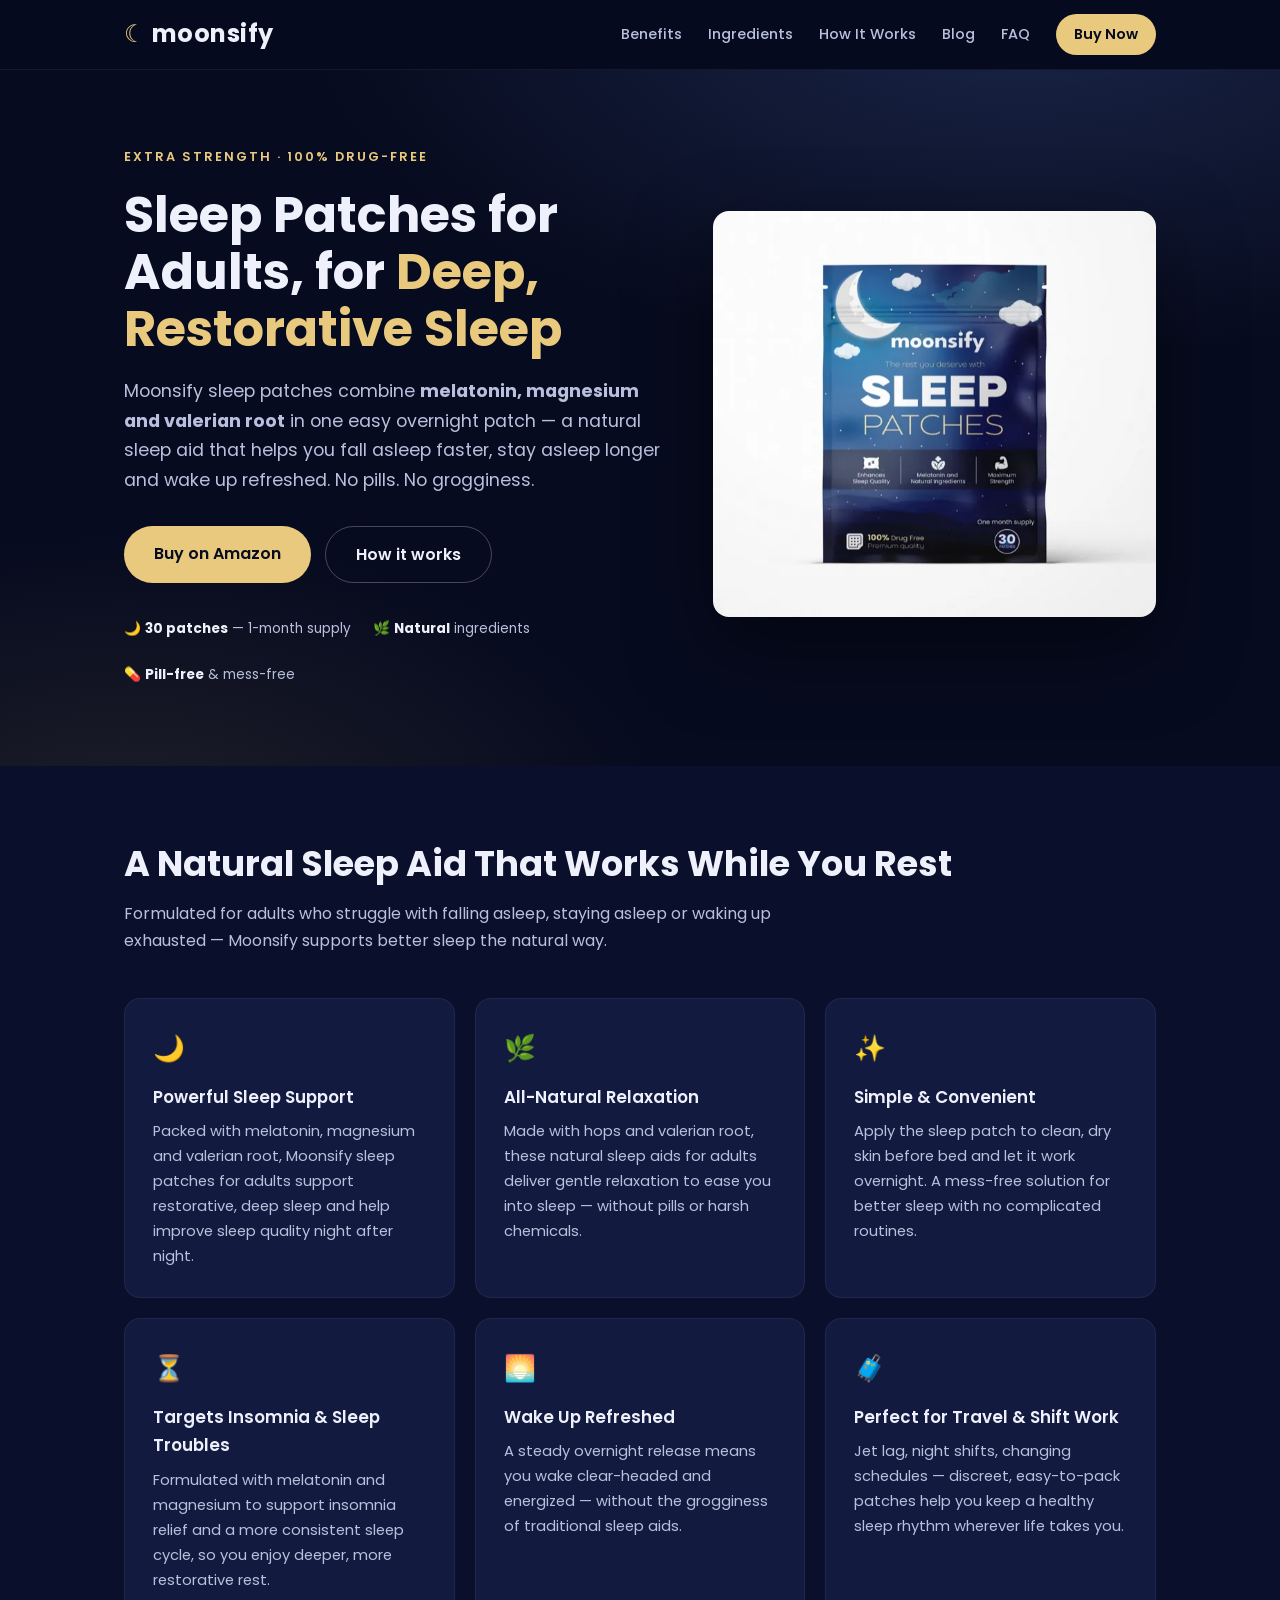
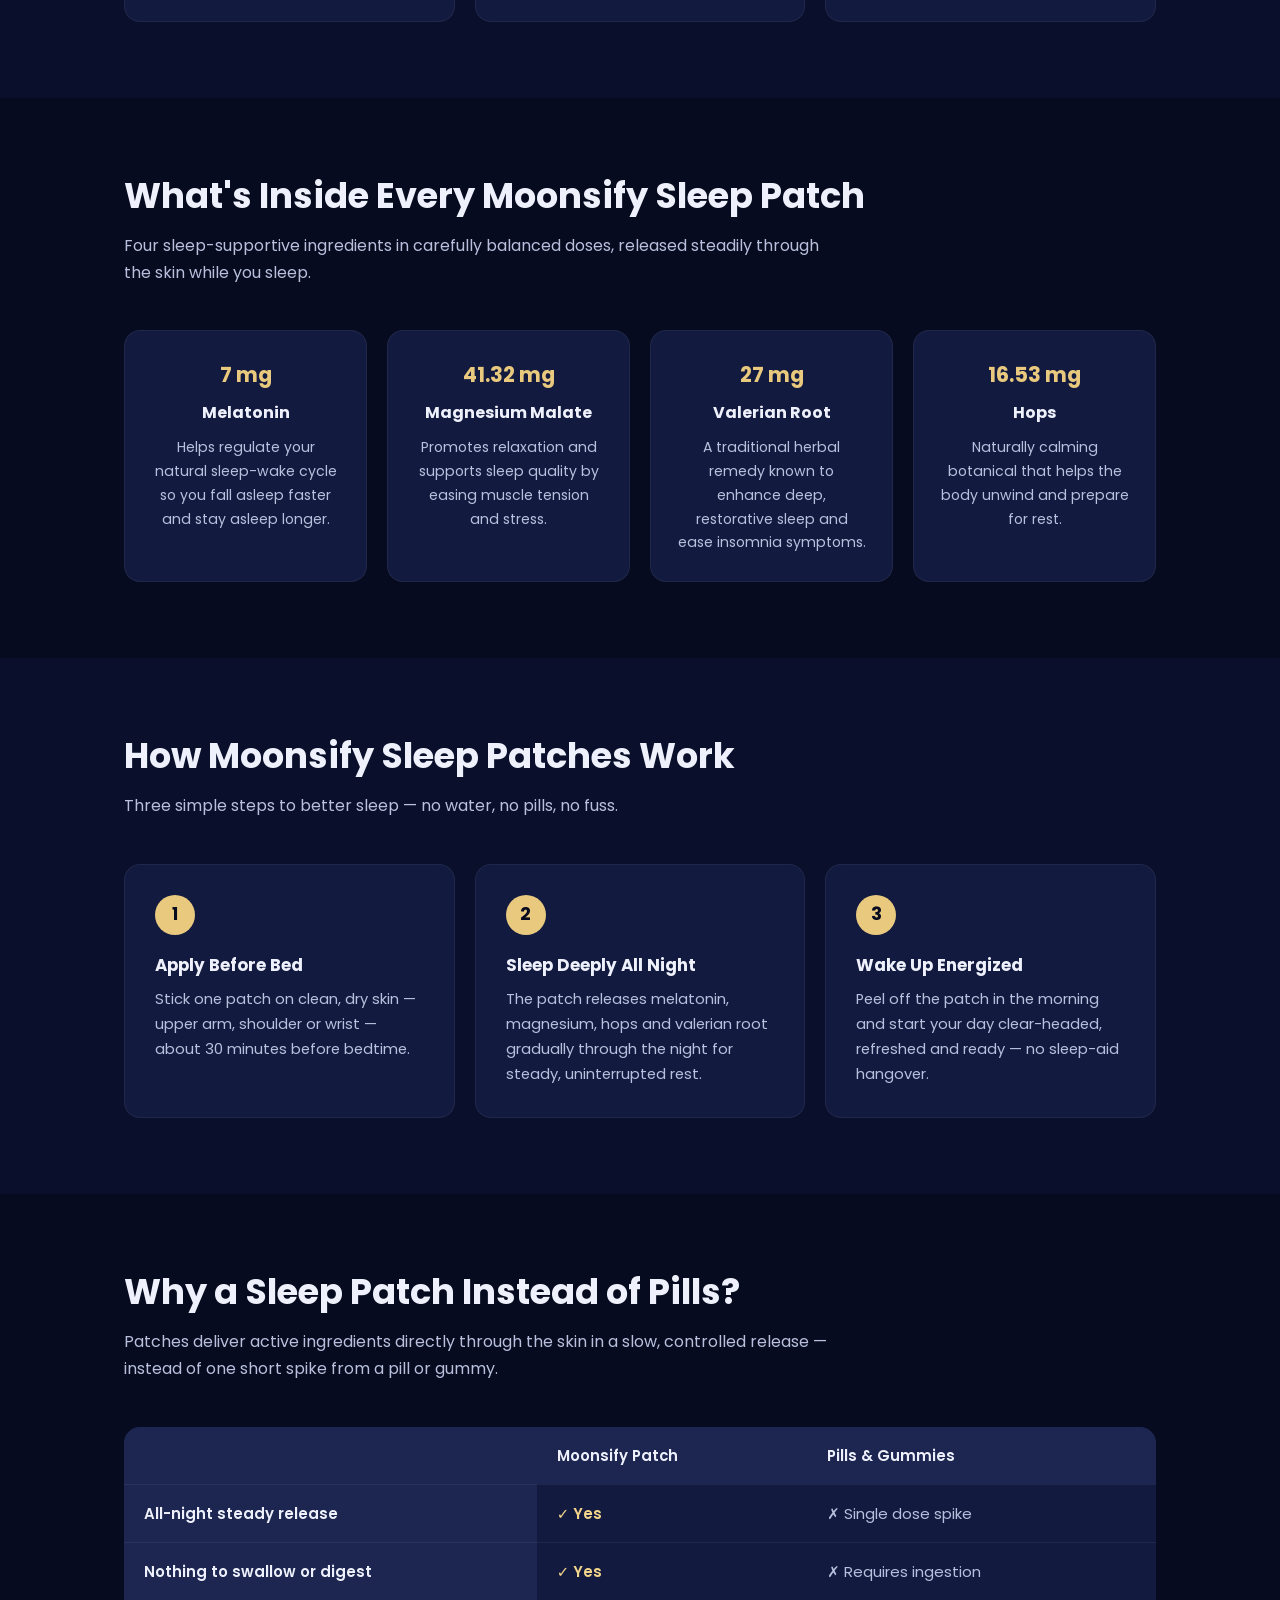
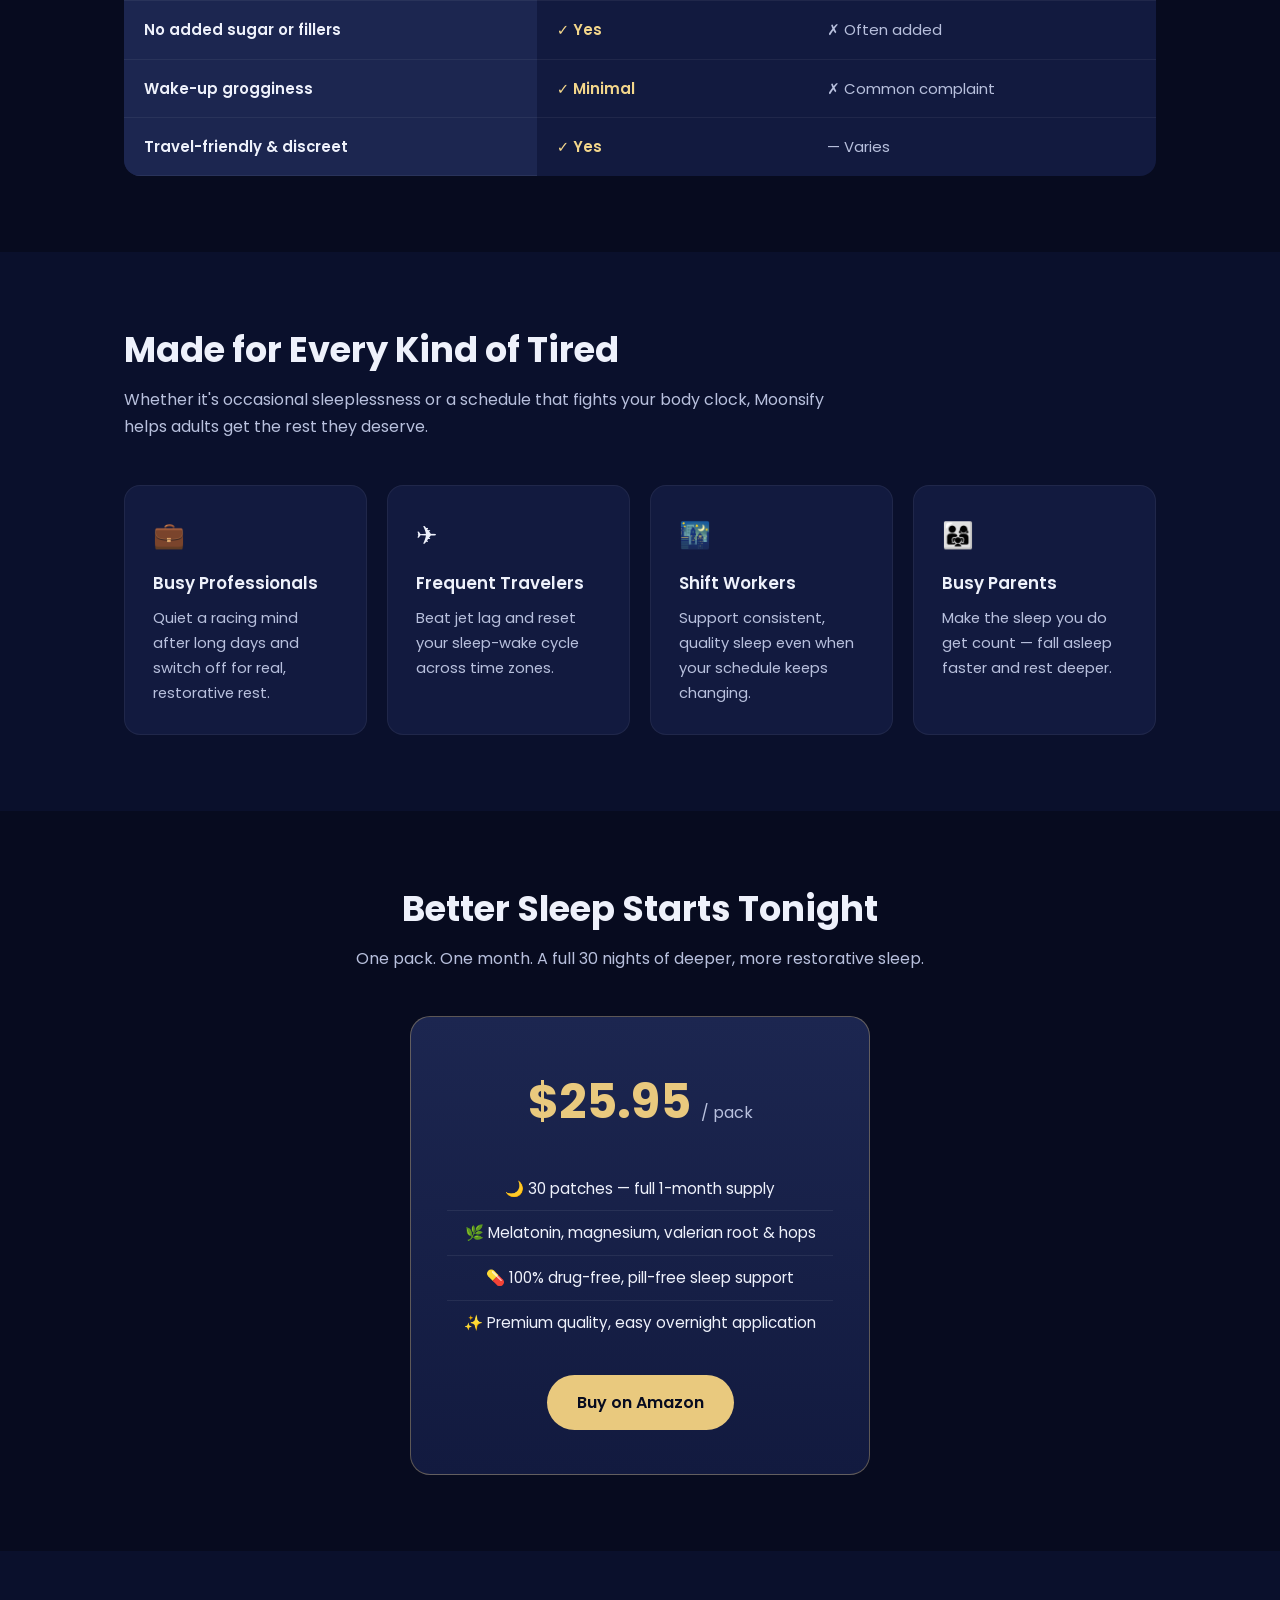
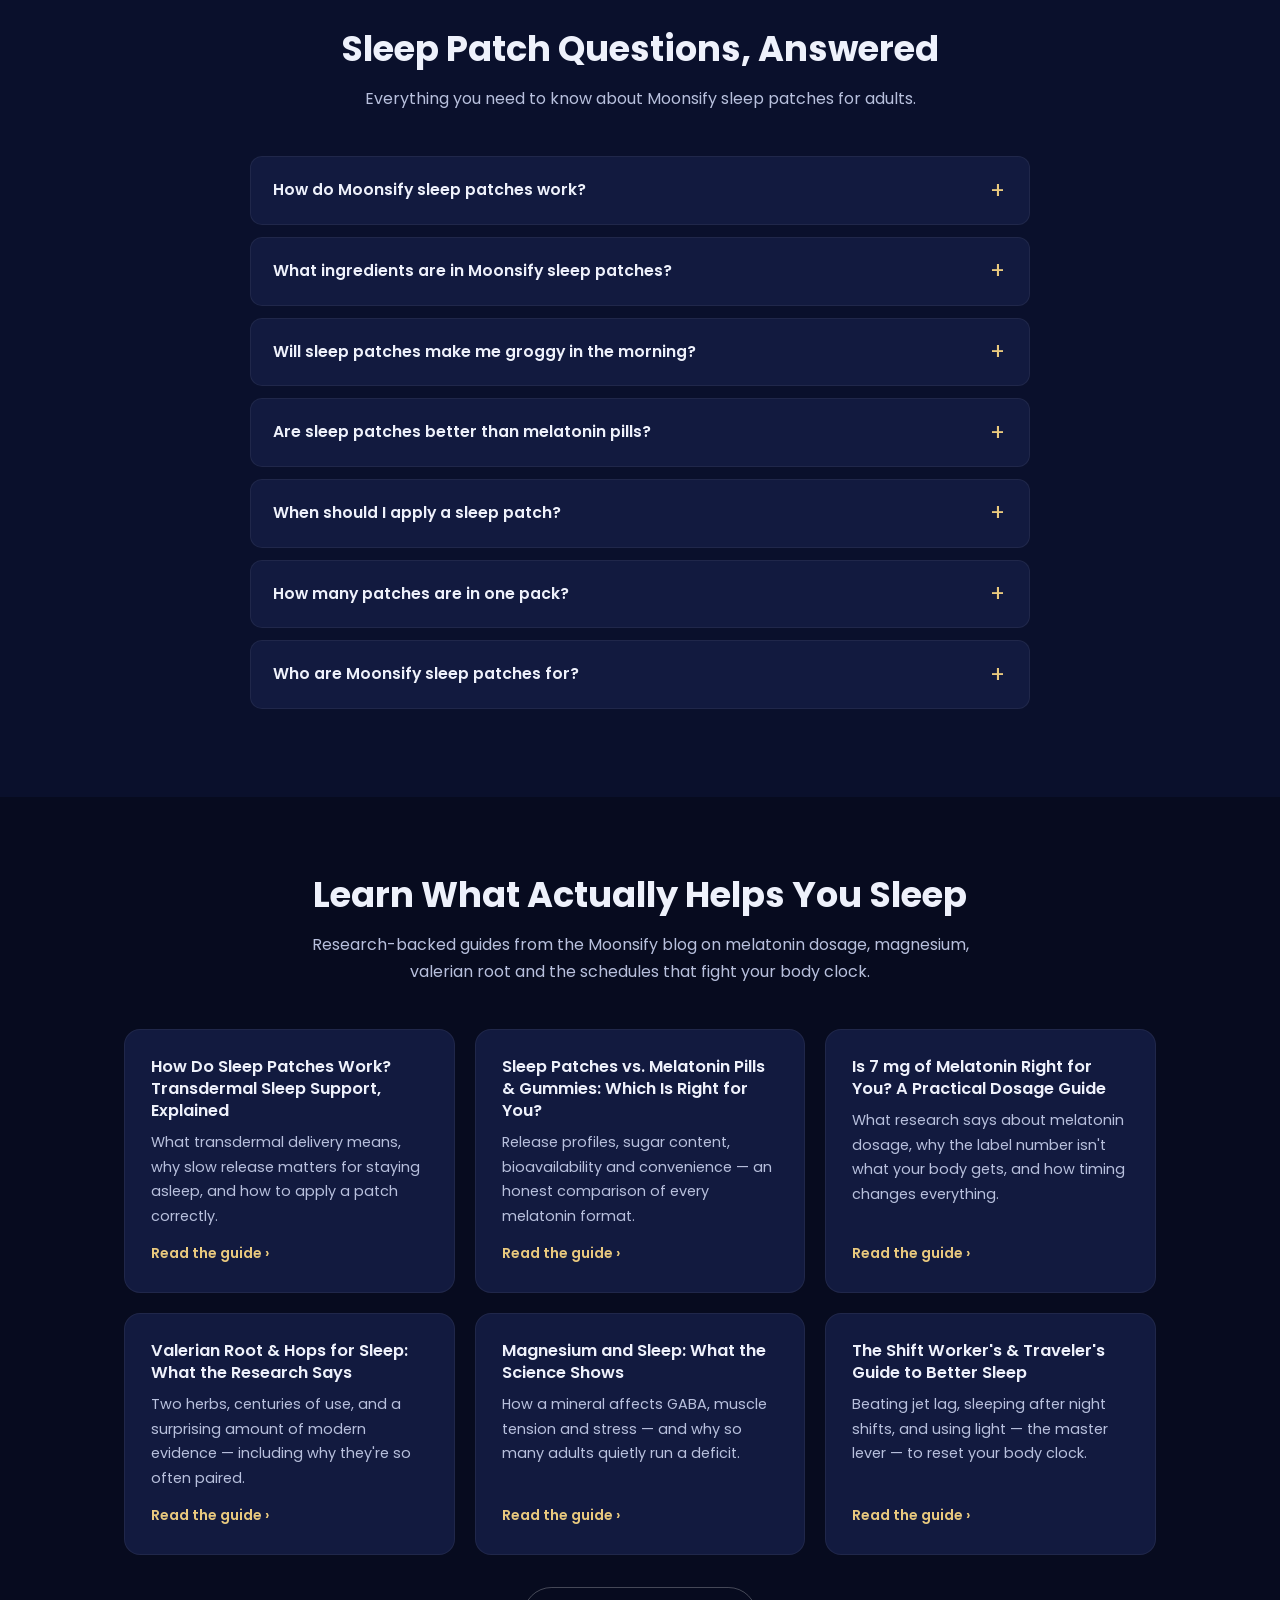
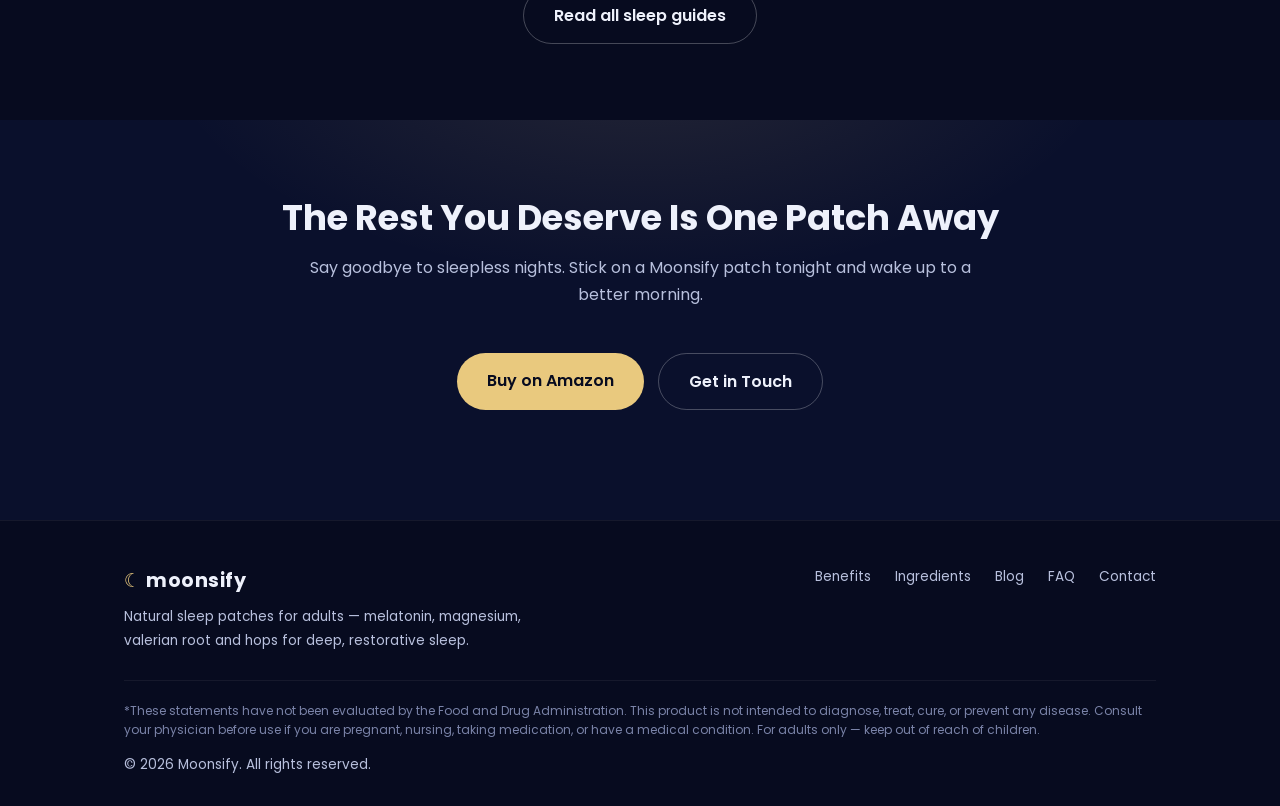
<file: index.html>
<!DOCTYPE html>
<html lang="en">
<head>
    <meta charset="utf-8">
    <meta name="viewport" content="width=device-width, initial-scale=1">
    <title>Moonsify Sleep Patches for Adults | Extra Strength Natural Sleep Aid</title>
    <meta name="description" content="Moonsify sleep patches for adults combine melatonin, magnesium & valerian root for deep, restorative sleep. A natural, drug-free sleep aid — 30 patches, 1-month supply.">
    <link rel="canonical" href="https://moonsify.com/">
    <link rel="icon" href="favicon.svg" type="image/svg+xml">

    <!-- Open Graph -->
    <meta property="og:type" content="website">
    <meta property="og:url" content="https://moonsify.com/">
    <meta property="og:site_name" content="Moonsify">
    <meta property="og:title" content="Moonsify Sleep Patches for Adults | Extra Strength Natural Sleep Aid">
    <meta property="og:description" content="Melatonin, magnesium & valerian root in one easy overnight patch. Fall asleep faster, sleep deeper, wake up refreshed — without pills or grogginess.">
    <meta property="og:image" content="https://moonsify.com/images/moonsify-sleep-patches.jpg">

    <!-- Twitter -->
    <meta name="twitter:card" content="summary_large_image">
    <meta name="twitter:title" content="Moonsify Sleep Patches for Adults | Extra Strength Natural Sleep Aid">
    <meta name="twitter:description" content="Melatonin, magnesium & valerian root in one easy overnight patch. Fall asleep faster, sleep deeper, wake up refreshed.">
    <meta name="twitter:image" content="https://moonsify.com/images/moonsify-sleep-patches.jpg">

    <link rel="preload" as="image" type="image/webp" href="images/moonsify-sleep-patches.webp"
          imagesrcset="images/moonsify-sleep-patches-640.webp 640w, images/moonsify-sleep-patches-900.webp 900w, images/moonsify-sleep-patches.webp 1200w"
          imagesizes="(max-width: 860px) calc(100vw - 48px), (max-width: 1080px) calc((100vw - 96px) * 0.45), 443px">
    <link rel="preload" href="/fonts/poppins-400.woff2" as="font" type="font/woff2" crossorigin>
    <link rel="preload" href="/fonts/poppins-600.woff2" as="font" type="font/woff2" crossorigin>
    <link rel="preload" href="/fonts/poppins-700.woff2" as="font" type="font/woff2" crossorigin>

    <!-- Structured data: Product -->
    <script type="application/ld+json">
    {
      "@context": "https://schema.org",
      "@type": "Product",
      "name": "Moonsify Sleep Patches for Adults — Extra Strength",
      "image": "https://moonsify.com/images/moonsify-sleep-patches.jpg",
      "description": "Extra strength sleep patches for adults with melatonin (7 mg), magnesium malate, hops and valerian root. A natural, drug-free sleep aid that supports deep, restorative sleep. 30 patches — one month supply.",
      "brand": { "@type": "Brand", "name": "Moonsify" },
      "offers": {
        "@type": "Offer",
        "url": "https://moonsify.com/",
        "priceCurrency": "USD",
        "price": "25.95",
        "availability": "https://schema.org/InStock",
        "itemCondition": "https://schema.org/NewCondition",
        "hasMerchantReturnPolicy": {
          "@type": "MerchantReturnPolicy",
          "applicableCountry": "US",
          "returnPolicyCategory": "https://schema.org/MerchantReturnFiniteReturnWindow",
          "merchantReturnDays": 30,
          "returnMethod": "https://schema.org/ReturnByMail",
          "returnFees": "https://schema.org/FreeReturn"
        },
        "shippingDetails": {
          "@type": "OfferShippingDetails",
          "shippingRate": {
            "@type": "MonetaryAmount",
            "value": 0,
            "currency": "USD"
          },
          "shippingDestination": {
            "@type": "DefinedRegion",
            "addressCountry": "US"
          },
          "deliveryTime": {
            "@type": "ShippingDeliveryTime",
            "handlingTime": {
              "@type": "QuantitativeValue",
              "minValue": 0,
              "maxValue": 1,
              "unitCode": "DAY"
            },
            "transitTime": {
              "@type": "QuantitativeValue",
              "minValue": 1,
              "maxValue": 5,
              "unitCode": "DAY"
            }
          }
        }
      }
    }
    </script>

    <!-- Structured data: Organization + WebSite -->
    <script type="application/ld+json">
    {
      "@context": "https://schema.org",
      "@graph": [
        {
          "@type": "Organization",
          "@id": "https://moonsify.com/#organization",
          "name": "Moonsify",
          "url": "https://moonsify.com/",
          "logo": "https://moonsify.com/favicon.svg",
          "email": "support@moonsify.com",
          "description": "Moonsify makes natural sleep patches for adults — melatonin, magnesium, valerian root and hops in one easy overnight patch."
        },
        {
          "@type": "WebSite",
          "@id": "https://moonsify.com/#website",
          "name": "Moonsify",
          "url": "https://moonsify.com/",
          "publisher": { "@id": "https://moonsify.com/#organization" }
        }
      ]
    }
    </script>

    <!-- Structured data: FAQ -->
    <script type="application/ld+json">
    {
      "@context": "https://schema.org",
      "@type": "FAQPage",
      "mainEntity": [
        {
          "@type": "Question",
          "name": "How do Moonsify sleep patches work?",
          "acceptedAnswer": { "@type": "Answer", "text": "Apply one patch to clean, dry skin about 30 minutes before bed. Through the night the patch delivers a steady, controlled release of melatonin, magnesium, hops and valerian root through the skin — helping you fall asleep faster and stay asleep longer, without swallowing pills." }
        },
        {
          "@type": "Question",
          "name": "What ingredients are in Moonsify sleep patches?",
          "acceptedAnswer": { "@type": "Answer", "text": "Each patch contains Melatonin 7 mg, Magnesium Malate 41.32 mg, Valerian Root 27 mg and Hops 16.53 mg — natural ingredients known for their sleep-supportive and relaxing properties. The patches are 100% drug-free." }
        },
        {
          "@type": "Question",
          "name": "Will sleep patches make me groggy in the morning?",
          "acceptedAnswer": { "@type": "Answer", "text": "Unlike many traditional sleep aids, Moonsify patches release their ingredients gradually overnight, so most users wake up feeling clear-headed, refreshed and energized rather than groggy." }
        },
        {
          "@type": "Question",
          "name": "Are sleep patches better than melatonin pills?",
          "acceptedAnswer": { "@type": "Answer", "text": "Patches deliver active ingredients steadily through the skin over the whole night instead of one spike from a pill. They are mess-free, require no water or swallowing, and avoid the digestive system entirely — a convenient option for anyone who dislikes pills." }
        },
        {
          "@type": "Question",
          "name": "When should I apply a sleep patch?",
          "acceptedAnswer": { "@type": "Answer", "text": "Apply one patch to a clean, dry, relatively hair-free area of skin (upper arm, shoulder or wrist work well) roughly 30 minutes before bedtime. Remove it in the morning and discard." }
        },
        {
          "@type": "Question",
          "name": "How many patches are in one pack?",
          "acceptedAnswer": { "@type": "Answer", "text": "Each pack contains 30 sleep patches — a full one-month supply for consistent, better sleep." }
        },
        {
          "@type": "Question",
          "name": "Who are Moonsify sleep patches for?",
          "acceptedAnswer": { "@type": "Answer", "text": "Moonsify patches are formulated for adults dealing with occasional sleeplessness, insomnia troubles, stress, jet lag or irregular schedules — including shift workers, frequent travelers and busy parents. Not intended for children. If you are pregnant, nursing or taking medication, consult your doctor before use." }
        }
      ]
    }
    </script>

    <style>
        @font-face {
            font-family: 'Poppins';
            font-style: normal;
            font-weight: 400;
            font-display: swap;
            src: url('/fonts/poppins-400.woff2') format('woff2');
            unicode-range: U+0000-00FF, U+0131, U+0152-0153, U+02BB-02BC, U+02C6, U+02DA, U+02DC, U+0304, U+0308, U+0329, U+2000-206F, U+20AC, U+2122, U+2191, U+2193, U+2212, U+2215, U+FEFF, U+FFFD;
        }
        @font-face {
            font-family: 'Poppins';
            font-style: normal;
            font-weight: 500;
            font-display: swap;
            src: url('/fonts/poppins-500.woff2') format('woff2');
            unicode-range: U+0000-00FF, U+0131, U+0152-0153, U+02BB-02BC, U+02C6, U+02DA, U+02DC, U+0304, U+0308, U+0329, U+2000-206F, U+20AC, U+2122, U+2191, U+2193, U+2212, U+2215, U+FEFF, U+FFFD;
        }
        @font-face {
            font-family: 'Poppins';
            font-style: normal;
            font-weight: 600;
            font-display: swap;
            src: url('/fonts/poppins-600.woff2') format('woff2');
            unicode-range: U+0000-00FF, U+0131, U+0152-0153, U+02BB-02BC, U+02C6, U+02DA, U+02DC, U+0304, U+0308, U+0329, U+2000-206F, U+20AC, U+2122, U+2191, U+2193, U+2212, U+2215, U+FEFF, U+FFFD;
        }
        @font-face {
            font-family: 'Poppins';
            font-style: normal;
            font-weight: 700;
            font-display: swap;
            src: url('/fonts/poppins-700.woff2') format('woff2');
            unicode-range: U+0000-00FF, U+0131, U+0152-0153, U+02BB-02BC, U+02C6, U+02DA, U+02DC, U+0304, U+0308, U+0329, U+2000-206F, U+20AC, U+2122, U+2191, U+2193, U+2212, U+2215, U+FEFF, U+FFFD;
        }
        :root {
            --navy-950: #070b1f;
            --navy-900: #0a102c;
            --navy-800: #121a3f;
            --navy-700: #1c2650;
            --ink: #eef1fb;
            --ink-soft: #b8c0dd;
            --gold: #e9c97e;
            --gold-strong: #f3d68b;
            --blue: #6f9bff;
            --radius: 16px;
            --maxw: 1080px;
        }
        * { margin: 0; padding: 0; box-sizing: border-box; }
        html { scroll-behavior: smooth; }
        body {
            font-family: 'Poppins', system-ui, -apple-system, sans-serif;
            background: var(--navy-950);
            color: var(--ink);
            line-height: 1.7;
            font-size: 16px;
        }
        img { max-width: 100%; height: auto; display: block; }
        picture { display: block; }
        a { color: var(--gold); }
        .container { max-width: var(--maxw); margin: 0 auto; padding: 0 24px; }

        /* Header */
        .site-header {
            position: sticky; top: 0; z-index: 50;
            background: rgba(7, 11, 31, 0.85);
            backdrop-filter: blur(10px);
            border-bottom: 1px solid rgba(255,255,255,0.06);
        }
        .site-header .container {
            display: flex; align-items: center; justify-content: space-between;
            padding-top: 14px; padding-bottom: 14px;
        }
        .logo {
            font-size: 1.5rem; font-weight: 700; color: var(--ink);
            text-decoration: none; letter-spacing: 0.5px;
        }
        .logo .moon { color: var(--gold); }
        .main-nav { display: flex; gap: 26px; align-items: center; flex-wrap: wrap; }
        .main-nav a {
            color: var(--ink-soft); text-decoration: none; font-size: 0.9rem; font-weight: 500;
        }
        .main-nav a:hover { color: var(--ink); }
        .nav-cta {
            background: var(--gold); color: var(--navy-950) !important;
            padding: 8px 18px; border-radius: 999px; font-weight: 600 !important;
        }
        .nav-cta:hover { background: var(--gold-strong); }
        @media (max-width: 720px) { .main-nav a:not(.nav-cta) { display: none; } }

        /* Hero */
        .hero {
            background:
                radial-gradient(1200px 600px at 80% -10%, rgba(111,155,255,0.18), transparent 60%),
                radial-gradient(900px 500px at 10% 110%, rgba(233,201,126,0.10), transparent 60%),
                var(--navy-950);
            padding: 72px 0 80px;
            overflow: hidden;
        }
        .hero-grid {
            display: grid; grid-template-columns: 1.1fr 0.9fr; gap: 48px; align-items: center;
        }
        @media (max-width: 860px) { .hero-grid { grid-template-columns: 1fr; } }
        .eyebrow {
            display: inline-block; font-size: 0.8rem; font-weight: 600; letter-spacing: 2px;
            text-transform: uppercase; color: var(--gold); margin-bottom: 18px;
        }
        h1 {
            font-size: clamp(2rem, 5vw, 3.1rem); line-height: 1.15; font-weight: 700;
            margin-bottom: 20px;
        }
        h1 .accent { color: var(--gold); }
        .hero-sub { font-size: 1.1rem; color: var(--ink-soft); max-width: 34em; margin-bottom: 30px; }
        .cta-row { display: flex; gap: 14px; flex-wrap: wrap; margin-bottom: 34px; }
        .btn {
            display: inline-block; padding: 14px 30px; border-radius: 999px;
            font-weight: 600; text-decoration: none; font-size: 1rem;
            transition: transform 0.15s ease, background 0.15s ease;
        }
        .btn:hover { transform: translateY(-2px); }
        .btn-primary { background: var(--gold); color: var(--navy-950); }
        .btn-primary:hover { background: var(--gold-strong); }
        .btn-ghost { border: 1.5px solid rgba(255,255,255,0.25); color: var(--ink); }
        .btn-ghost:hover { border-color: var(--gold); color: var(--gold); }
        .hero-badges { display: flex; gap: 22px; flex-wrap: wrap; }
        .hero-badges span { font-size: 0.85rem; color: var(--ink-soft); }
        .hero-badges b { color: var(--ink); }
        .hero-img {
            border-radius: var(--radius);
            box-shadow: 0 30px 80px rgba(0,0,0,0.5);
        }

        /* Sections */
        section { padding: 76px 0; }
        .section-alt { background: var(--navy-900); }
        h2 {
            font-size: clamp(1.6rem, 3.5vw, 2.2rem); font-weight: 700;
            margin-bottom: 14px; line-height: 1.25;
        }
        .section-lead { color: var(--ink-soft); max-width: 44em; margin-bottom: 44px; }
        .center { text-align: center; }
        .center .section-lead { margin-left: auto; margin-right: auto; }

        /* Benefits */
        .card-grid { display: grid; grid-template-columns: repeat(3, 1fr); gap: 20px; }
        @media (max-width: 860px) { .card-grid { grid-template-columns: 1fr; } }
        .card {
            background: var(--navy-800); border: 1px solid rgba(255,255,255,0.06);
            border-radius: var(--radius); padding: 28px;
        }
        .card .icon { font-size: 1.6rem; margin-bottom: 12px; }
        .card h3 { font-size: 1.05rem; font-weight: 600; margin-bottom: 8px; }
        .card p { font-size: 0.92rem; color: var(--ink-soft); }

        /* Ingredients */
        .ingredients-grid { display: grid; grid-template-columns: repeat(4, 1fr); gap: 20px; }
        @media (max-width: 860px) { .ingredients-grid { grid-template-columns: repeat(2, 1fr); } }
        @media (max-width: 520px) { .ingredients-grid { grid-template-columns: 1fr; } }
        .ingredient {
            background: var(--navy-800); border: 1px solid rgba(255,255,255,0.06);
            border-radius: var(--radius); padding: 26px; text-align: center;
        }
        .ingredient .dose { color: var(--gold); font-weight: 700; font-size: 1.3rem; }
        .ingredient h3 { font-size: 1rem; margin: 6px 0 10px; }
        .ingredient p { font-size: 0.88rem; color: var(--ink-soft); }

        /* Steps */
        .steps { display: grid; grid-template-columns: repeat(3, 1fr); gap: 20px; counter-reset: step; }
        @media (max-width: 860px) { .steps { grid-template-columns: 1fr; } }
        .step {
            background: var(--navy-800); border-radius: var(--radius); padding: 30px;
            border: 1px solid rgba(255,255,255,0.06); position: relative;
        }
        .step .num {
            display: inline-flex; align-items: center; justify-content: center;
            width: 40px; height: 40px; border-radius: 50%;
            background: var(--gold); color: var(--navy-950); font-weight: 700;
            margin-bottom: 16px; font-size: 1.1rem;
        }
        .step h3 { font-size: 1.05rem; margin-bottom: 8px; }
        .step p { font-size: 0.92rem; color: var(--ink-soft); }

        /* Comparison */
        .compare-wrap { overflow-x: auto; }
        .compare {
            width: 100%; border-collapse: collapse; min-width: 560px;
            background: var(--navy-800); border-radius: var(--radius); overflow: hidden;
        }
        .compare th, .compare td {
            padding: 16px 20px; text-align: left; font-size: 0.93rem;
            border-bottom: 1px solid rgba(255,255,255,0.06);
        }
        .compare th { background: var(--navy-700); font-weight: 600; }
        .compare th:first-child { width: 40%; }
        .compare td.yes { color: var(--gold-strong); font-weight: 600; }
        .compare td.no { color: var(--ink-soft); }
        .compare tr:last-child td { border-bottom: none; }

        /* Who it's for */
        .audience { display: grid; grid-template-columns: repeat(4, 1fr); gap: 20px; }
        @media (max-width: 860px) { .audience { grid-template-columns: repeat(2, 1fr); } }
        @media (max-width: 520px) { .audience { grid-template-columns: 1fr; } }

        /* Blog teasers */
        .post-teasers { display: grid; grid-template-columns: repeat(3, 1fr); gap: 20px; }
        @media (max-width: 860px) { .post-teasers { grid-template-columns: 1fr; } }
        .post-teaser {
            display: flex; flex-direction: column; text-decoration: none; color: inherit;
            background: var(--navy-800); border: 1px solid rgba(255,255,255,0.06);
            border-radius: var(--radius); padding: 26px;
            transition: border-color .2s ease, transform .2s ease;
        }
        .post-teaser:hover { border-color: rgba(233,201,126,0.35); transform: translateY(-2px); }
        .post-teaser h3 { font-size: 1.02rem; font-weight: 600; margin-bottom: 8px; line-height: 1.35; }
        .post-teaser p { font-size: 0.9rem; color: var(--ink-soft); }
        .post-teaser .read-more { margin-top: auto; padding-top: 14px; color: var(--gold); font-size: 0.88rem; font-weight: 600; }

        /* Pricing */
        .price-card {
            max-width: 460px; margin: 0 auto; text-align: center;
            background: linear-gradient(180deg, var(--navy-700), var(--navy-800));
            border: 1px solid rgba(233,201,126,0.35);
            border-radius: 20px; padding: 44px 36px;
        }
        .price { font-size: 3rem; font-weight: 700; color: var(--gold); }
        .price small { font-size: 1rem; color: var(--ink-soft); font-weight: 400; }
        .price-features { list-style: none; margin: 24px 0 30px; }
        .price-features li { padding: 9px 0; border-bottom: 1px solid rgba(255,255,255,0.07); font-size: 0.95rem; }
        .price-features li:last-child { border-bottom: none; }

        /* FAQ */
        .faq { max-width: 780px; margin: 0 auto; }
        .faq details {
            background: var(--navy-800); border: 1px solid rgba(255,255,255,0.06);
            border-radius: 12px; margin-bottom: 12px; padding: 4px 22px;
        }
        .faq summary {
            cursor: pointer; font-weight: 600; padding: 16px 0; font-size: 0.98rem;
            list-style: none; position: relative; padding-right: 30px;
        }
        .faq summary::-webkit-details-marker { display: none; }
        .faq summary::after {
            content: '+'; position: absolute; right: 2px; top: 50%;
            transform: translateY(-50%); color: var(--gold); font-size: 1.4rem; font-weight: 400;
        }
        .faq details[open] summary::after { content: '–'; }
        .faq details p { padding: 0 0 18px; color: var(--ink-soft); font-size: 0.93rem; }

        /* Final CTA */
        .final-cta {
            background:
                radial-gradient(800px 400px at 50% -20%, rgba(233,201,126,0.12), transparent 60%),
                var(--navy-900);
            text-align: center;
        }

        /* Footer */
        .site-footer {
            background: var(--navy-950); border-top: 1px solid rgba(255,255,255,0.06);
            padding: 44px 0 30px; font-size: 0.85rem; color: var(--ink-soft);
        }
        .footer-grid { display: flex; justify-content: space-between; gap: 30px; flex-wrap: wrap; margin-bottom: 28px; }
        .footer-links { list-style: none; display: flex; gap: 24px; flex-wrap: wrap; }
        .footer-links a { color: var(--ink-soft); text-decoration: none; }
        .footer-links a:hover { color: var(--ink); }
        .disclaimer {
            font-size: 0.75rem; color: #7a83a8; border-top: 1px solid rgba(255,255,255,0.06);
            padding-top: 20px; line-height: 1.6;
        }
    </style>
</head>
<body>

<header class="site-header">
    <div class="container">
        <a class="logo" href="/" aria-label="Moonsify home"><span class="moon">☾</span> moonsify</a>
        <nav class="main-nav" aria-label="Main navigation">
            <a href="#benefits">Benefits</a>
            <a href="#ingredients">Ingredients</a>
            <a href="#how-it-works">How It Works</a>
            <a href="/blog/">Blog</a>
            <a href="#faq">FAQ</a>
            <a class="nav-cta" href="#buy">Buy Now</a>
        </nav>
    </div>
</header>

<main>
    <!-- Hero -->
    <section class="hero">
        <div class="container hero-grid">
            <div>
                <span class="eyebrow">Extra Strength · 100% Drug-Free</span>
                <h1>Sleep Patches for Adults, for <span class="accent">Deep, Restorative Sleep</span></h1>
                <p class="hero-sub">Moonsify sleep patches combine <strong>melatonin, magnesium and valerian root</strong> in one easy overnight patch — a natural sleep aid that helps you fall asleep faster, stay asleep longer and wake up refreshed. No pills. No grogginess.</p>
                <div class="cta-row">
                    <a class="btn btn-primary" href="https://www.amazon.com/dp/PLACEHOLDER" rel="noopener">Buy on Amazon</a>
                    <a class="btn btn-ghost" href="#how-it-works">How it works</a>
                </div>
                <div class="hero-badges">
                    <span>🌙 <b>30 patches</b> — 1-month supply</span>
                    <span>🌿 <b>Natural</b> ingredients</span>
                    <span>💊 <b>Pill-free</b> &amp; mess-free</span>
                </div>
            </div>
            <div>
                <picture>
                    <source type="image/webp"
                            srcset="images/moonsify-sleep-patches-640.webp 640w, images/moonsify-sleep-patches-900.webp 900w, images/moonsify-sleep-patches.webp 1200w"
                            sizes="(max-width: 860px) calc(100vw - 48px), (max-width: 1080px) calc((100vw - 96px) * 0.45), 443px">
                    <img class="hero-img" src="images/moonsify-sleep-patches.jpg"
                         srcset="images/moonsify-sleep-patches-640.jpg 640w, images/moonsify-sleep-patches-900.jpg 900w, images/moonsify-sleep-patches.jpg 1200w"
                         sizes="(max-width: 860px) calc(100vw - 48px), (max-width: 1080px) calc((100vw - 96px) * 0.45), 443px"
                         width="1200" height="1102"
                         alt="Moonsify extra strength sleep patches for adults — pack of 30 natural sleep aid patches with melatonin"
                         fetchpriority="high">
                </picture>
            </div>
        </div>
    </section>

    <!-- Benefits -->
    <section id="benefits" class="section-alt">
        <div class="container">
            <h2>A Natural Sleep Aid That Works While You Rest</h2>
            <p class="section-lead">Formulated for adults who struggle with falling asleep, staying asleep or waking up exhausted — Moonsify supports better sleep the natural way.</p>
            <div class="card-grid">
                <div class="card">
                    <div class="icon">🌙</div>
                    <h3>Powerful Sleep Support</h3>
                    <p>Packed with melatonin, magnesium and valerian root, Moonsify sleep patches for adults support restorative, deep sleep and help improve sleep quality night after night.</p>
                </div>
                <div class="card">
                    <div class="icon">🌿</div>
                    <h3>All-Natural Relaxation</h3>
                    <p>Made with hops and valerian root, these natural sleep aids for adults deliver gentle relaxation to ease you into sleep — without pills or harsh chemicals.</p>
                </div>
                <div class="card">
                    <div class="icon">✨</div>
                    <h3>Simple &amp; Convenient</h3>
                    <p>Apply the sleep patch to clean, dry skin before bed and let it work overnight. A mess-free solution for better sleep with no complicated routines.</p>
                </div>
                <div class="card">
                    <div class="icon">⏳</div>
                    <h3>Targets Insomnia &amp; Sleep Troubles</h3>
                    <p>Formulated with melatonin and magnesium to support insomnia relief and a more consistent sleep cycle, so you enjoy deeper, more restorative rest.</p>
                </div>
                <div class="card">
                    <div class="icon">🌅</div>
                    <h3>Wake Up Refreshed</h3>
                    <p>A steady overnight release means you wake clear-headed and energized — without the grogginess of traditional sleep aids.</p>
                </div>
                <div class="card">
                    <div class="icon">🧳</div>
                    <h3>Perfect for Travel &amp; Shift Work</h3>
                    <p>Jet lag, night shifts, changing schedules — discreet, easy-to-pack patches help you keep a healthy sleep rhythm wherever life takes you.</p>
                </div>
            </div>
        </div>
    </section>

    <!-- Ingredients -->
    <section id="ingredients">
        <div class="container">
            <h2>What's Inside Every Moonsify Sleep Patch</h2>
            <p class="section-lead">Four sleep-supportive ingredients in carefully balanced doses, released steadily through the skin while you sleep.</p>
            <div class="ingredients-grid">
                <div class="ingredient">
                    <div class="dose">7 mg</div>
                    <h3>Melatonin</h3>
                    <p>Helps regulate your natural sleep-wake cycle so you fall asleep faster and stay asleep longer.</p>
                </div>
                <div class="ingredient">
                    <div class="dose">41.32 mg</div>
                    <h3>Magnesium Malate</h3>
                    <p>Promotes relaxation and supports sleep quality by easing muscle tension and stress.</p>
                </div>
                <div class="ingredient">
                    <div class="dose">27 mg</div>
                    <h3>Valerian Root</h3>
                    <p>A traditional herbal remedy known to enhance deep, restorative sleep and ease insomnia symptoms.</p>
                </div>
                <div class="ingredient">
                    <div class="dose">16.53 mg</div>
                    <h3>Hops</h3>
                    <p>Naturally calming botanical that helps the body unwind and prepare for rest.</p>
                </div>
            </div>
        </div>
    </section>

    <!-- How it works -->
    <section id="how-it-works" class="section-alt">
        <div class="container">
            <h2>How Moonsify Sleep Patches Work</h2>
            <p class="section-lead">Three simple steps to better sleep — no water, no pills, no fuss.</p>
            <div class="steps">
                <div class="step">
                    <span class="num">1</span>
                    <h3>Apply Before Bed</h3>
                    <p>Stick one patch on clean, dry skin — upper arm, shoulder or wrist — about 30 minutes before bedtime.</p>
                </div>
                <div class="step">
                    <span class="num">2</span>
                    <h3>Sleep Deeply All Night</h3>
                    <p>The patch releases melatonin, magnesium, hops and valerian root gradually through the night for steady, uninterrupted rest.</p>
                </div>
                <div class="step">
                    <span class="num">3</span>
                    <h3>Wake Up Energized</h3>
                    <p>Peel off the patch in the morning and start your day clear-headed, refreshed and ready — no sleep-aid hangover.</p>
                </div>
            </div>
        </div>
    </section>

    <!-- Comparison -->
    <section>
        <div class="container">
            <h2>Why a Sleep Patch Instead of Pills?</h2>
            <p class="section-lead">Patches deliver active ingredients directly through the skin in a slow, controlled release — instead of one short spike from a pill or gummy.</p>
            <div class="compare-wrap">
                <table class="compare">
                    <thead>
                        <tr>
                            <th scope="col"></th>
                            <th scope="col">Moonsify Patch</th>
                            <th scope="col">Pills &amp; Gummies</th>
                        </tr>
                    </thead>
                    <tbody>
                        <tr>
                            <th scope="row">All-night steady release</th>
                            <td class="yes">✓ Yes</td>
                            <td class="no">✗ Single dose spike</td>
                        </tr>
                        <tr>
                            <th scope="row">Nothing to swallow or digest</th>
                            <td class="yes">✓ Yes</td>
                            <td class="no">✗ Requires ingestion</td>
                        </tr>
                        <tr>
                            <th scope="row">No added sugar or fillers</th>
                            <td class="yes">✓ Yes</td>
                            <td class="no">✗ Often added</td>
                        </tr>
                        <tr>
                            <th scope="row">Wake-up grogginess</th>
                            <td class="yes">✓ Minimal</td>
                            <td class="no">✗ Common complaint</td>
                        </tr>
                        <tr>
                            <th scope="row">Travel-friendly &amp; discreet</th>
                            <td class="yes">✓ Yes</td>
                            <td class="no">— Varies</td>
                        </tr>
                    </tbody>
                </table>
            </div>
        </div>
    </section>

    <!-- Audience -->
    <section class="section-alt">
        <div class="container">
            <h2>Made for Every Kind of Tired</h2>
            <p class="section-lead">Whether it's occasional sleeplessness or a schedule that fights your body clock, Moonsify helps adults get the rest they deserve.</p>
            <div class="audience">
                <div class="card">
                    <div class="icon">💼</div>
                    <h3>Busy Professionals</h3>
                    <p>Quiet a racing mind after long days and switch off for real, restorative rest.</p>
                </div>
                <div class="card">
                    <div class="icon">✈️</div>
                    <h3>Frequent Travelers</h3>
                    <p>Beat jet lag and reset your sleep-wake cycle across time zones.</p>
                </div>
                <div class="card">
                    <div class="icon">🌃</div>
                    <h3>Shift Workers</h3>
                    <p>Support consistent, quality sleep even when your schedule keeps changing.</p>
                </div>
                <div class="card">
                    <div class="icon">👨‍👩‍👧</div>
                    <h3>Busy Parents</h3>
                    <p>Make the sleep you do get count — fall asleep faster and rest deeper.</p>
                </div>
            </div>
        </div>
    </section>

    <!-- Pricing / Buy -->
    <section id="buy">
        <div class="container center">
            <h2>Better Sleep Starts Tonight</h2>
            <p class="section-lead">One pack. One month. A full 30 nights of deeper, more restorative sleep.</p>
            <div class="price-card">
                <div class="price">$25.95 <small>/ pack</small></div>
                <ul class="price-features">
                    <li>🌙 30 patches — full 1-month supply</li>
                    <li>🌿 Melatonin, magnesium, valerian root &amp; hops</li>
                    <li>💊 100% drug-free, pill-free sleep support</li>
                    <li>✨ Premium quality, easy overnight application</li>
                </ul>
                <a class="btn btn-primary" href="https://www.amazon.com/dp/PLACEHOLDER" rel="noopener">Buy on Amazon</a>
            </div>
        </div>
    </section>

    <!-- FAQ -->
    <section id="faq" class="section-alt">
        <div class="container">
            <div class="center">
                <h2>Sleep Patch Questions, Answered</h2>
                <p class="section-lead">Everything you need to know about Moonsify sleep patches for adults.</p>
            </div>
            <div class="faq">
                <details>
                    <summary>How do Moonsify sleep patches work?</summary>
                    <p>Apply one patch to clean, dry skin about 30 minutes before bed. Through the night the patch delivers a steady, controlled release of melatonin, magnesium, hops and valerian root through the skin — helping you fall asleep faster and stay asleep longer, without swallowing pills.</p>
                </details>
                <details>
                    <summary>What ingredients are in Moonsify sleep patches?</summary>
                    <p>Each patch contains Melatonin 7 mg, Magnesium Malate 41.32 mg, Valerian Root 27 mg and Hops 16.53 mg — natural ingredients known for their sleep-supportive and relaxing properties. The patches are 100% drug-free.</p>
                </details>
                <details>
                    <summary>Will sleep patches make me groggy in the morning?</summary>
                    <p>Unlike many traditional sleep aids, Moonsify patches release their ingredients gradually overnight, so most users wake up feeling clear-headed, refreshed and energized rather than groggy.</p>
                </details>
                <details>
                    <summary>Are sleep patches better than melatonin pills?</summary>
                    <p>Patches deliver active ingredients steadily through the skin over the whole night instead of one spike from a pill. They're mess-free, require no water or swallowing, and avoid the digestive system entirely — a convenient option for anyone who dislikes pills.</p>
                </details>
                <details>
                    <summary>When should I apply a sleep patch?</summary>
                    <p>Apply one patch to a clean, dry, relatively hair-free area of skin (upper arm, shoulder or wrist work well) roughly 30 minutes before bedtime. Remove it in the morning and discard.</p>
                </details>
                <details>
                    <summary>How many patches are in one pack?</summary>
                    <p>Each pack contains 30 sleep patches — a full one-month supply for consistent, better sleep.</p>
                </details>
                <details>
                    <summary>Who are Moonsify sleep patches for?</summary>
                    <p>Moonsify patches are formulated for adults dealing with occasional sleeplessness, insomnia troubles, stress, jet lag or irregular schedules — including shift workers, frequent travelers and busy parents. Not intended for children. If you are pregnant, nursing or taking medication, consult your doctor before use.</p>
                </details>
            </div>
        </div>
    </section>

    <!-- Blog -->
    <section id="blog">
        <div class="container">
            <div class="center">
                <h2>Learn What Actually Helps You Sleep</h2>
                <p class="section-lead">Research-backed guides from the Moonsify blog on melatonin dosage, magnesium, valerian root and the schedules that fight your body clock.</p>
            </div>
            <div class="post-teasers">
                <a class="post-teaser" href="/blog/how-do-sleep-patches-work/">
                    <h3>How Do Sleep Patches Work? Transdermal Sleep Support, Explained</h3>
                    <p>What transdermal delivery means, why slow release matters for staying asleep, and how to apply a patch correctly.</p>
                    <span class="read-more">Read the guide &rsaquo;</span>
                </a>
                <a class="post-teaser" href="/blog/sleep-patches-vs-melatonin-pills/">
                    <h3>Sleep Patches vs. Melatonin Pills &amp; Gummies: Which Is Right for You?</h3>
                    <p>Release profiles, sugar content, bioavailability and convenience — an honest comparison of every melatonin format.</p>
                    <span class="read-more">Read the guide &rsaquo;</span>
                </a>
                <a class="post-teaser" href="/blog/how-much-melatonin-should-i-take/">
                    <h3>Is 7 mg of Melatonin Right for You? A Practical Dosage Guide</h3>
                    <p>What research says about melatonin dosage, why the label number isn't what your body gets, and how timing changes everything.</p>
                    <span class="read-more">Read the guide &rsaquo;</span>
                </a>
                <a class="post-teaser" href="/blog/valerian-root-and-hops-for-sleep/">
                    <h3>Valerian Root &amp; Hops for Sleep: What the Research Says</h3>
                    <p>Two herbs, centuries of use, and a surprising amount of modern evidence — including why they're so often paired.</p>
                    <span class="read-more">Read the guide &rsaquo;</span>
                </a>
                <a class="post-teaser" href="/blog/magnesium-and-sleep/">
                    <h3>Magnesium and Sleep: What the Science Shows</h3>
                    <p>How a mineral affects GABA, muscle tension and stress — and why so many adults quietly run a deficit.</p>
                    <span class="read-more">Read the guide &rsaquo;</span>
                </a>
                <a class="post-teaser" href="/blog/shift-work-jet-lag-sleep-guide/">
                    <h3>The Shift Worker's &amp; Traveler's Guide to Better Sleep</h3>
                    <p>Beating jet lag, sleeping after night shifts, and using light — the master lever — to reset your body clock.</p>
                    <span class="read-more">Read the guide &rsaquo;</span>
                </a>
            </div>
            <p class="center" style="margin-top:32px;"><a class="btn btn-ghost" href="/blog/">Read all sleep guides</a></p>
        </div>
    </section>

    <!-- Final CTA -->
    <section class="final-cta">
        <div class="container">
            <h2>The Rest You Deserve Is One Patch Away</h2>
            <p class="section-lead" style="margin-left:auto;margin-right:auto;">Say goodbye to sleepless nights. Stick on a Moonsify patch tonight and wake up to a better morning.</p>
            <div class="cta-row" style="justify-content:center;">
                <a class="btn btn-primary" href="https://www.amazon.com/dp/PLACEHOLDER" rel="noopener">Buy on Amazon</a>
                <a class="btn btn-ghost" href="mailto:support@moonsify.com">Get in Touch</a>
            </div>
        </div>
    </section>
</main>

<footer class="site-footer">
    <div class="container">
        <div class="footer-grid">
            <div>
                <a class="logo" href="/" style="font-size:1.2rem;"><span class="moon">☾</span> moonsify</a>
                <p style="margin-top:8px; max-width:32em;">Natural sleep patches for adults — melatonin, magnesium, valerian root and hops for deep, restorative sleep.</p>
            </div>
            <ul class="footer-links">
                <li><a href="#benefits">Benefits</a></li>
                <li><a href="#ingredients">Ingredients</a></li>
                <li><a href="/blog/">Blog</a></li>
                <li><a href="#faq">FAQ</a></li>
                <li><a href="mailto:support@moonsify.com">Contact</a></li>
            </ul>
        </div>
        <p class="disclaimer">
            *These statements have not been evaluated by the Food and Drug Administration. This product is not intended to diagnose, treat, cure, or prevent any disease. Consult your physician before use if you are pregnant, nursing, taking medication, or have a medical condition. For adults only — keep out of reach of children.
        </p>
        <p style="margin-top:14px;">&copy; 2026 Moonsify. All rights reserved.</p>
    </div>
</footer>

</body>
</html>
</file>
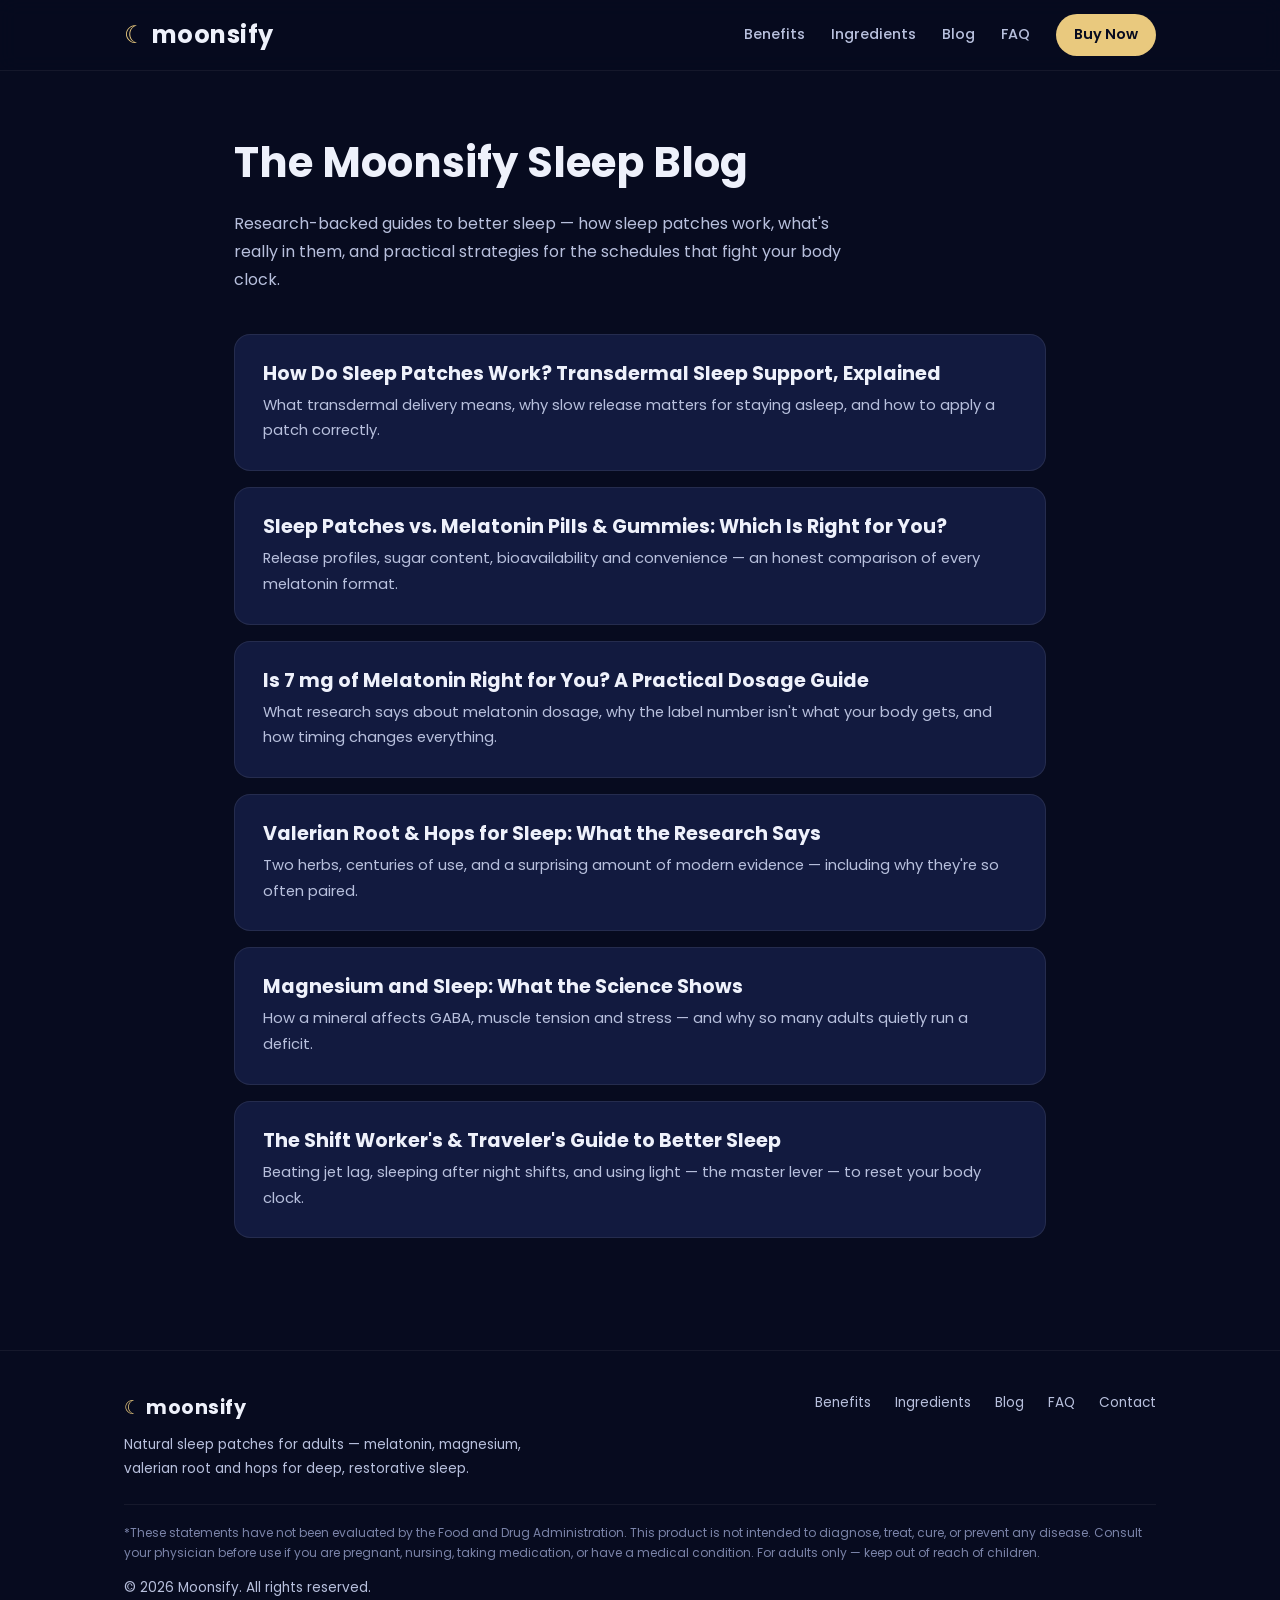
<file: blog/index.html>
<!DOCTYPE html>
<html lang="en">
<head>
    <meta charset="utf-8">
    <meta name="viewport" content="width=device-width, initial-scale=1">
    <title>The Moonsify Sleep Blog — Guides to Better, Deeper Sleep</title>
    <meta name="description" content="Research-backed guides on sleep patches, melatonin dosage, valerian root, magnesium, jet lag and shift work — from the makers of Moonsify sleep patches.">
    <link rel="canonical" href="https://moonsify.com/blog/">
    <link rel="icon" href="/favicon.svg" type="image/svg+xml">
    <meta property="og:type" content="website">
    <meta property="og:url" content="https://moonsify.com/blog/">
    <meta property="og:site_name" content="Moonsify">
    <meta property="og:title" content="The Moonsify Sleep Blog — Guides to Better, Deeper Sleep">
    <meta property="og:description" content="Research-backed guides on sleep patches, melatonin dosage, valerian root, magnesium, jet lag and shift work.">
    <meta property="og:image" content="https://moonsify.com/images/moonsify-sleep-patches.jpg">
    <meta name="twitter:card" content="summary_large_image">
    <link rel="preload" href="/fonts/poppins-400.woff2" as="font" type="font/woff2" crossorigin>
    <link rel="preload" href="/fonts/poppins-600.woff2" as="font" type="font/woff2" crossorigin>
    <link rel="preload" href="/fonts/poppins-700.woff2" as="font" type="font/woff2" crossorigin>
    <link rel="stylesheet" href="/blog/blog.css">
</head>
<body>

<header class="site-header">
    <div class="container">
        <a class="logo" href="/" aria-label="Moonsify home"><span class="moon">☾</span> moonsify</a>
        <nav class="main-nav" aria-label="Main navigation">
            <a href="/#benefits">Benefits</a>
            <a href="/#ingredients">Ingredients</a>
            <a href="/blog/">Blog</a>
            <a href="/#faq">FAQ</a>
            <a class="nav-cta" href="/#buy">Buy Now</a>
        </nav>
    </div>
</header>

<main>
    <div class="blog-index">
        <h1>The Moonsify Sleep Blog</h1>
        <p class="lead">Research-backed guides to better sleep — how sleep patches work, what's really in them, and practical strategies for the schedules that fight your body clock.</p>

        <a class="post-card" href="/blog/how-do-sleep-patches-work/">
            <h2>How Do Sleep Patches Work? Transdermal Sleep Support, Explained</h2>
            <p>What transdermal delivery means, why slow release matters for staying asleep, and how to apply a patch correctly.</p>
        </a>
        <a class="post-card" href="/blog/sleep-patches-vs-melatonin-pills/">
            <h2>Sleep Patches vs. Melatonin Pills &amp; Gummies: Which Is Right for You?</h2>
            <p>Release profiles, sugar content, bioavailability and convenience — an honest comparison of every melatonin format.</p>
        </a>
        <a class="post-card" href="/blog/how-much-melatonin-should-i-take/">
            <h2>Is 7 mg of Melatonin Right for You? A Practical Dosage Guide</h2>
            <p>What research says about melatonin dosage, why the label number isn't what your body gets, and how timing changes everything.</p>
        </a>
        <a class="post-card" href="/blog/valerian-root-and-hops-for-sleep/">
            <h2>Valerian Root &amp; Hops for Sleep: What the Research Says</h2>
            <p>Two herbs, centuries of use, and a surprising amount of modern evidence — including why they're so often paired.</p>
        </a>
        <a class="post-card" href="/blog/magnesium-and-sleep/">
            <h2>Magnesium and Sleep: What the Science Shows</h2>
            <p>How a mineral affects GABA, muscle tension and stress — and why so many adults quietly run a deficit.</p>
        </a>
        <a class="post-card" href="/blog/shift-work-jet-lag-sleep-guide/">
            <h2>The Shift Worker's &amp; Traveler's Guide to Better Sleep</h2>
            <p>Beating jet lag, sleeping after night shifts, and using light — the master lever — to reset your body clock.</p>
        </a>
    </div>
</main>

<footer class="site-footer">
    <div class="container">
        <div class="footer-grid">
            <div>
                <a class="logo" href="/" style="font-size:1.2rem;"><span class="moon">☾</span> moonsify</a>
                <p style="margin-top:8px; max-width:32em;">Natural sleep patches for adults — melatonin, magnesium, valerian root and hops for deep, restorative sleep.</p>
            </div>
            <ul class="footer-links">
                <li><a href="/#benefits">Benefits</a></li>
                <li><a href="/#ingredients">Ingredients</a></li>
                <li><a href="/blog/">Blog</a></li>
                <li><a href="/#faq">FAQ</a></li>
                <li><a href="mailto:support@moonsify.com">Contact</a></li>
            </ul>
        </div>
        <p class="disclaimer">
            *These statements have not been evaluated by the Food and Drug Administration. This product is not intended to diagnose, treat, cure, or prevent any disease. Consult your physician before use if you are pregnant, nursing, taking medication, or have a medical condition. For adults only — keep out of reach of children.
        </p>
        <p style="margin-top:14px;">&copy; 2026 Moonsify. All rights reserved.</p>
    </div>
</footer>

</body>
</html>
</file>
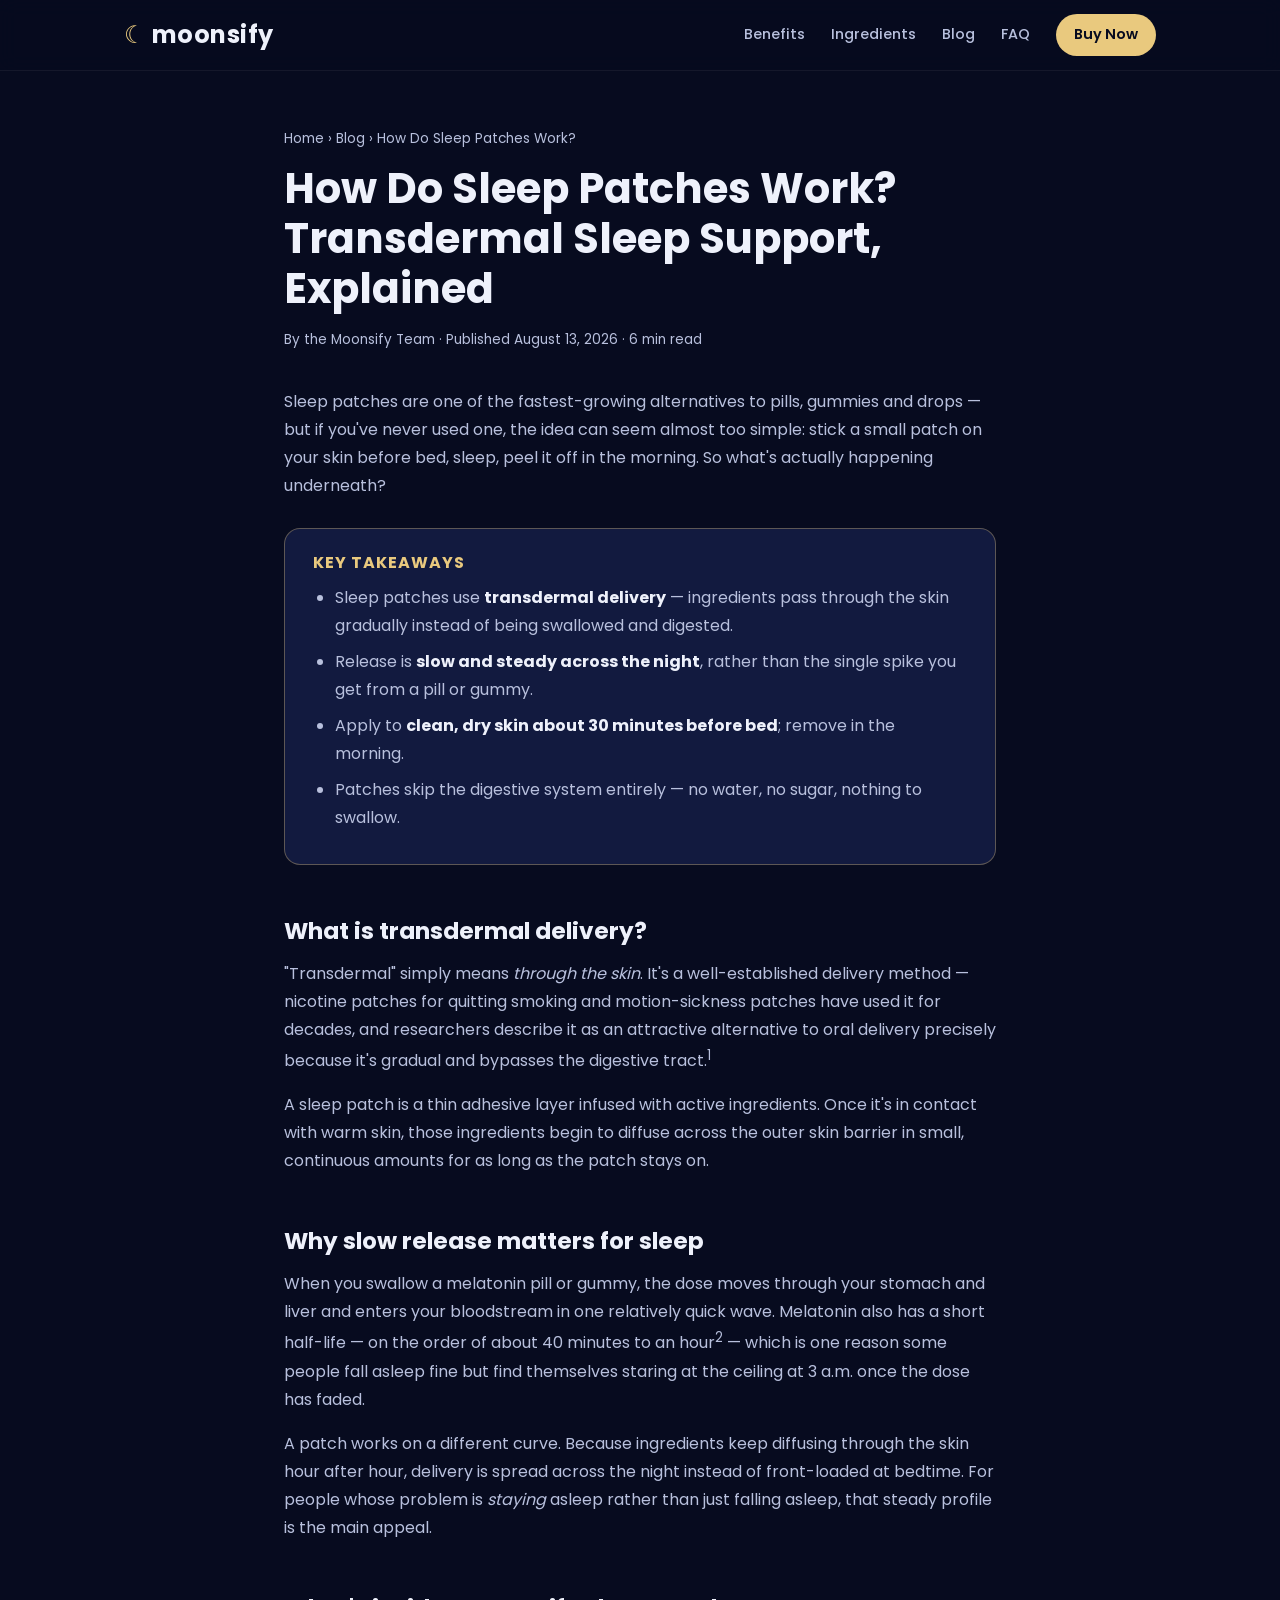
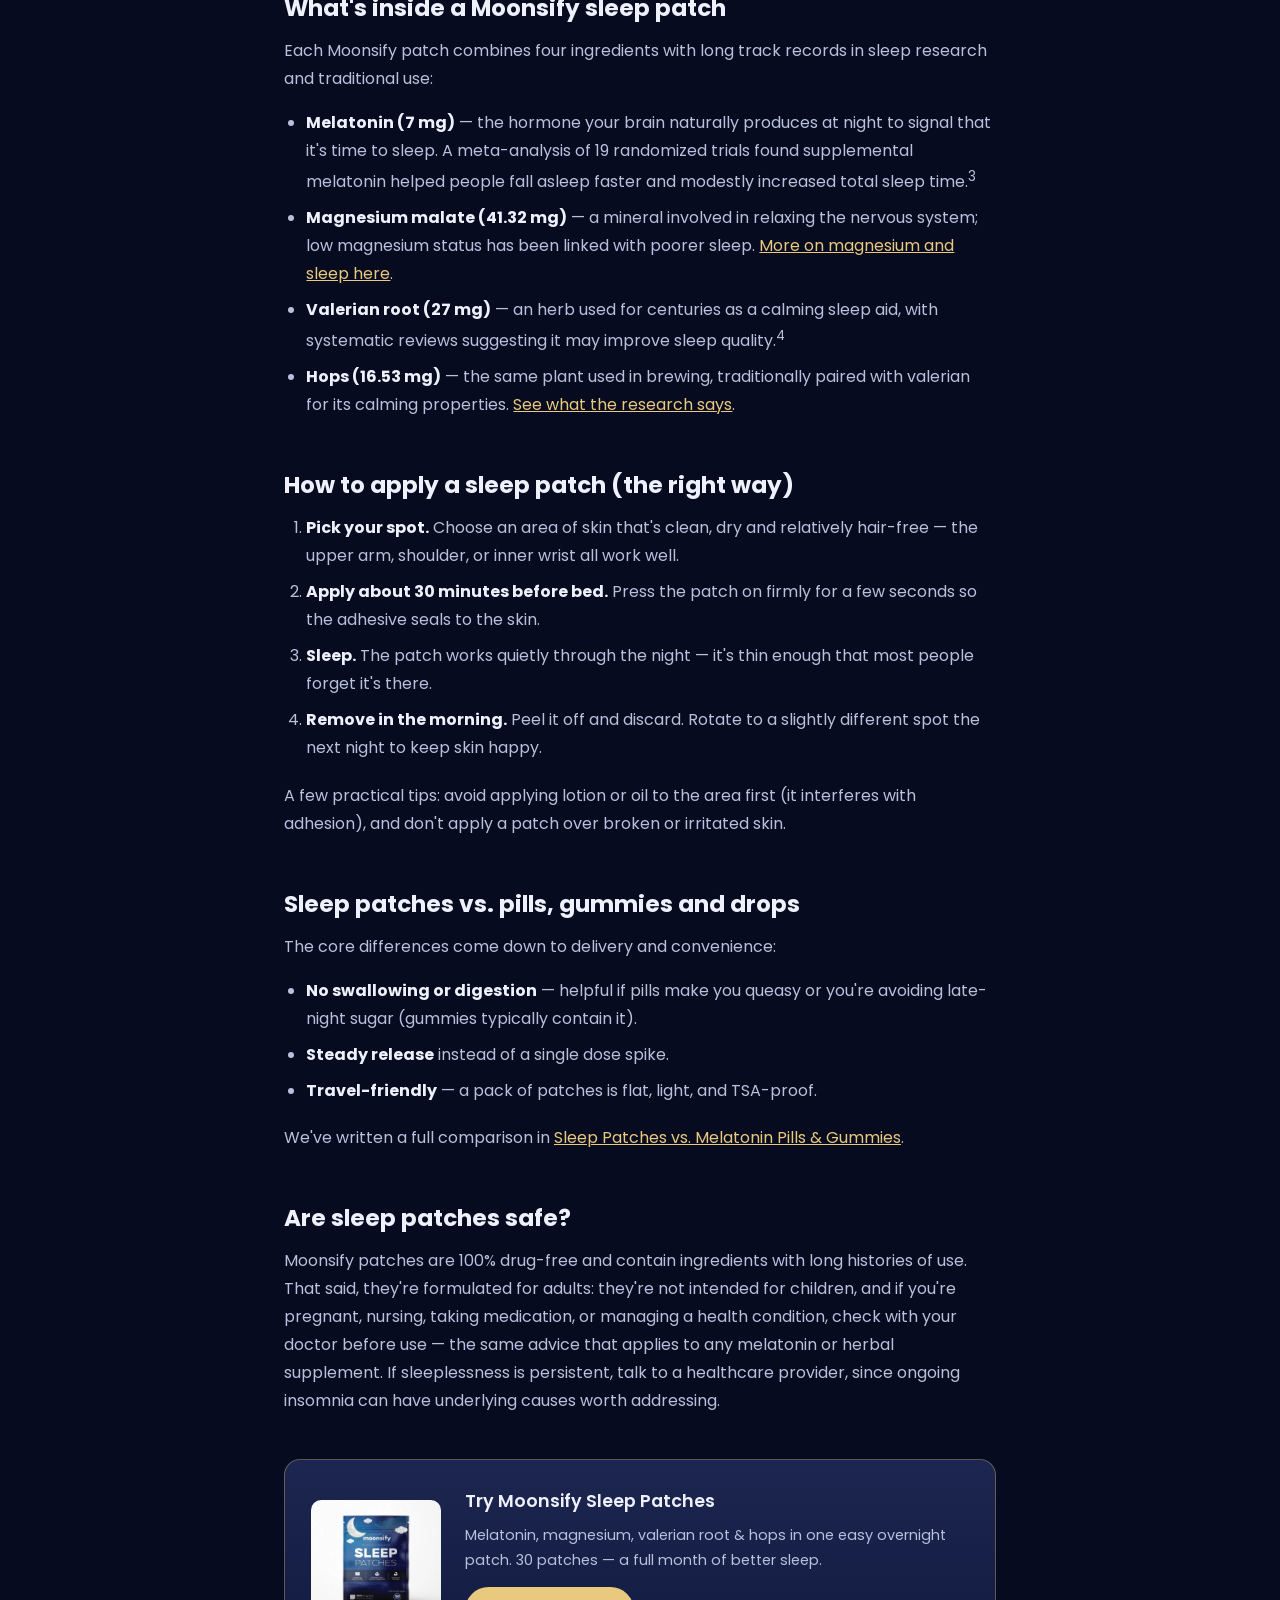
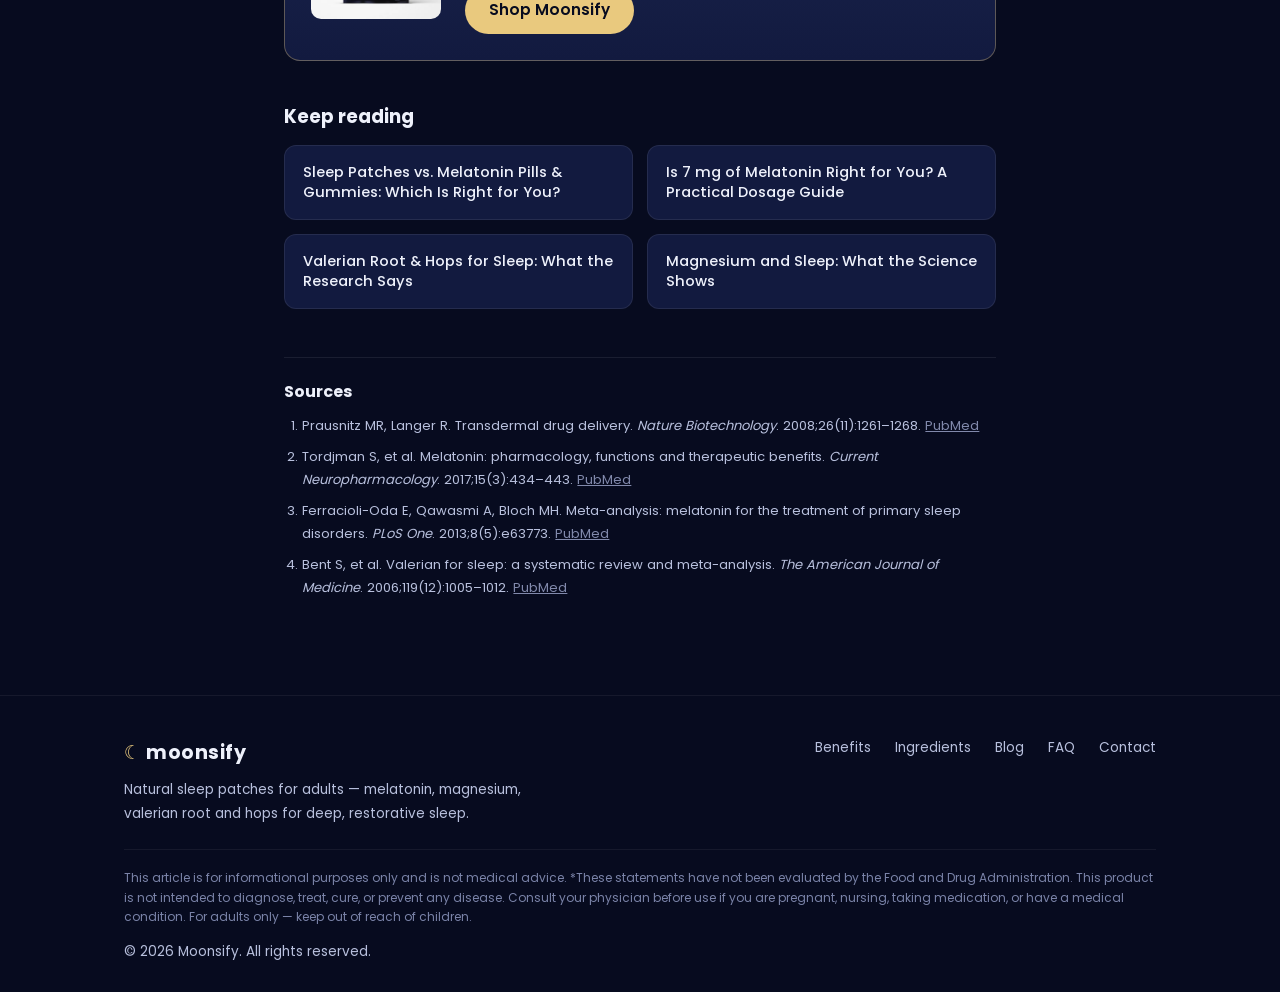
<file: blog/how-do-sleep-patches-work/index.html>
<!DOCTYPE html>
<html lang="en">
<head>
    <meta charset="utf-8">
    <meta name="viewport" content="width=device-width, initial-scale=1">
    <title>How Do Sleep Patches Work? Transdermal Sleep Support Explained | Moonsify</title>
    <meta name="description" content="How do sleep patches work? Learn how transdermal patches deliver melatonin, magnesium and valerian root through the skin overnight — and how to apply one correctly.">
    <link rel="canonical" href="https://moonsify.com/blog/how-do-sleep-patches-work/">
    <link rel="icon" href="/favicon.svg" type="image/svg+xml">
    <meta property="og:type" content="article">
    <meta property="og:url" content="https://moonsify.com/blog/how-do-sleep-patches-work/">
    <meta property="og:site_name" content="Moonsify">
    <meta property="og:title" content="How Do Sleep Patches Work? Transdermal Sleep Support Explained">
    <meta property="og:description" content="How transdermal patches deliver melatonin, magnesium and valerian root through the skin overnight — and how to apply one correctly.">
    <meta property="og:image" content="https://moonsify.com/images/moonsify-sleep-patches.jpg">
    <meta name="twitter:card" content="summary_large_image">
    <link rel="preload" href="/fonts/poppins-400.woff2" as="font" type="font/woff2" crossorigin>
    <link rel="preload" href="/fonts/poppins-600.woff2" as="font" type="font/woff2" crossorigin>
    <link rel="preload" href="/fonts/poppins-700.woff2" as="font" type="font/woff2" crossorigin>
    <link rel="stylesheet" href="/blog/blog.css">
    <script type="application/ld+json">
    {
      "@context": "https://schema.org",
      "@type": "Article",
      "headline": "How Do Sleep Patches Work? Transdermal Sleep Support Explained",
      "description": "How transdermal patches deliver melatonin, magnesium and valerian root through the skin overnight — and how to apply one correctly.",
      "image": "https://moonsify.com/images/moonsify-sleep-patches.jpg",
      "author": { "@type": "Organization", "name": "Moonsify" },
      "publisher": { "@type": "Organization", "name": "Moonsify", "url": "https://moonsify.com" },
      "datePublished": "2026-08-13",
      "dateModified": "2026-08-13",
      "mainEntityOfPage": "https://moonsify.com/blog/how-do-sleep-patches-work/"
    }
    </script>
    <script type="application/ld+json">
    {
      "@context": "https://schema.org",
      "@type": "BreadcrumbList",
      "itemListElement": [
        { "@type": "ListItem", "position": 1, "name": "Home", "item": "https://moonsify.com/" },
        { "@type": "ListItem", "position": 2, "name": "Blog", "item": "https://moonsify.com/blog/" },
        { "@type": "ListItem", "position": 3, "name": "How Do Sleep Patches Work?" }
      ]
    }
    </script>
</head>
<body>

<header class="site-header">
    <div class="container">
        <a class="logo" href="/" aria-label="Moonsify home"><span class="moon">☾</span> moonsify</a>
        <nav class="main-nav" aria-label="Main navigation">
            <a href="/#benefits">Benefits</a>
            <a href="/#ingredients">Ingredients</a>
            <a href="/blog/">Blog</a>
            <a href="/#faq">FAQ</a>
            <a class="nav-cta" href="/#buy">Buy Now</a>
        </nav>
    </div>
</header>

<main>
    <article class="post">
        <header class="post-header">
            <p class="breadcrumb"><a href="/">Home</a> › <a href="/blog/">Blog</a> › How Do Sleep Patches Work?</p>
            <h1>How Do Sleep Patches Work? Transdermal Sleep Support, Explained</h1>
            <p class="post-meta">By the Moonsify Team · Published August 13, 2026 · 6 min read</p>
        </header>

        <p>Sleep patches are one of the fastest-growing alternatives to pills, gummies and drops — but if you've never used one, the idea can seem almost too simple: stick a small patch on your skin before bed, sleep, peel it off in the morning. So what's actually happening underneath?</p>

        <div class="takeaways">
            <h2>Key takeaways</h2>
            <ul>
                <li>Sleep patches use <strong>transdermal delivery</strong> — ingredients pass through the skin gradually instead of being swallowed and digested.</li>
                <li>Release is <strong>slow and steady across the night</strong>, rather than the single spike you get from a pill or gummy.</li>
                <li>Apply to <strong>clean, dry skin about 30 minutes before bed</strong>; remove in the morning.</li>
                <li>Patches skip the digestive system entirely — no water, no sugar, nothing to swallow.</li>
            </ul>
        </div>

        <h2>What is transdermal delivery?</h2>
        <p>"Transdermal" simply means <em>through the skin</em>. It's a well-established delivery method — nicotine patches for quitting smoking and motion-sickness patches have used it for decades, and researchers describe it as an attractive alternative to oral delivery precisely because it's gradual and bypasses the digestive tract.<sup>1</sup></p>
        <p>A sleep patch is a thin adhesive layer infused with active ingredients. Once it's in contact with warm skin, those ingredients begin to diffuse across the outer skin barrier in small, continuous amounts for as long as the patch stays on.</p>

        <h2>Why slow release matters for sleep</h2>
        <p>When you swallow a melatonin pill or gummy, the dose moves through your stomach and liver and enters your bloodstream in one relatively quick wave. Melatonin also has a short half-life — on the order of about 40 minutes to an hour<sup>2</sup> — which is one reason some people fall asleep fine but find themselves staring at the ceiling at 3 a.m. once the dose has faded.</p>
        <p>A patch works on a different curve. Because ingredients keep diffusing through the skin hour after hour, delivery is spread across the night instead of front-loaded at bedtime. For people whose problem is <em>staying</em> asleep rather than just falling asleep, that steady profile is the main appeal.</p>

        <h2>What's inside a Moonsify sleep patch</h2>
        <p>Each Moonsify patch combines four ingredients with long track records in sleep research and traditional use:</p>
        <ul>
            <li><strong>Melatonin (7 mg)</strong> — the hormone your brain naturally produces at night to signal that it's time to sleep. A meta-analysis of 19 randomized trials found supplemental melatonin helped people fall asleep faster and modestly increased total sleep time.<sup>3</sup></li>
            <li><strong>Magnesium malate (41.32 mg)</strong> — a mineral involved in relaxing the nervous system; low magnesium status has been linked with poorer sleep. <a href="/blog/magnesium-and-sleep/">More on magnesium and sleep here</a>.</li>
            <li><strong>Valerian root (27 mg)</strong> — an herb used for centuries as a calming sleep aid, with systematic reviews suggesting it may improve sleep quality.<sup>4</sup></li>
            <li><strong>Hops (16.53 mg)</strong> — the same plant used in brewing, traditionally paired with valerian for its calming properties. <a href="/blog/valerian-root-and-hops-for-sleep/">See what the research says</a>.</li>
        </ul>

        <h2>How to apply a sleep patch (the right way)</h2>
        <ol>
            <li><strong>Pick your spot.</strong> Choose an area of skin that's clean, dry and relatively hair-free — the upper arm, shoulder, or inner wrist all work well.</li>
            <li><strong>Apply about 30 minutes before bed.</strong> Press the patch on firmly for a few seconds so the adhesive seals to the skin.</li>
            <li><strong>Sleep.</strong> The patch works quietly through the night — it's thin enough that most people forget it's there.</li>
            <li><strong>Remove in the morning.</strong> Peel it off and discard. Rotate to a slightly different spot the next night to keep skin happy.</li>
        </ol>
        <p>A few practical tips: avoid applying lotion or oil to the area first (it interferes with adhesion), and don't apply a patch over broken or irritated skin.</p>

        <h2>Sleep patches vs. pills, gummies and drops</h2>
        <p>The core differences come down to delivery and convenience:</p>
        <ul>
            <li><strong>No swallowing or digestion</strong> — helpful if pills make you queasy or you're avoiding late-night sugar (gummies typically contain it).</li>
            <li><strong>Steady release</strong> instead of a single dose spike.</li>
            <li><strong>Travel-friendly</strong> — a pack of patches is flat, light, and TSA-proof.</li>
        </ul>
        <p>We've written a full comparison in <a href="/blog/sleep-patches-vs-melatonin-pills/">Sleep Patches vs. Melatonin Pills &amp; Gummies</a>.</p>

        <h2>Are sleep patches safe?</h2>
        <p>Moonsify patches are 100% drug-free and contain ingredients with long histories of use. That said, they're formulated for adults: they're not intended for children, and if you're pregnant, nursing, taking medication, or managing a health condition, check with your doctor before use — the same advice that applies to any melatonin or herbal supplement. If sleeplessness is persistent, talk to a healthcare provider, since ongoing insomnia can have underlying causes worth addressing.</p>

        <div class="cta-card">
            <picture>
                <source type="image/webp" srcset="/images/moonsify-sleep-patches-640.webp">
                <img src="/images/moonsify-sleep-patches-640.jpg" alt="Moonsify extra strength sleep patches for adults, 30-patch pack"
                     width="640" height="587" loading="lazy" decoding="async">
            </picture>
            <div>
                <h3>Try Moonsify Sleep Patches</h3>
                <p>Melatonin, magnesium, valerian root &amp; hops in one easy overnight patch. 30 patches — a full month of better sleep.</p>
                <a class="btn" href="/#buy">Shop Moonsify</a>
            </div>
        </div>

        <section class="related">
            <h2>Keep reading</h2>
            <div class="related-grid">
                <a href="/blog/sleep-patches-vs-melatonin-pills/">Sleep Patches vs. Melatonin Pills &amp; Gummies: Which Is Right for You?</a>
                <a href="/blog/how-much-melatonin-should-i-take/">Is 7 mg of Melatonin Right for You? A Practical Dosage Guide</a>
                <a href="/blog/valerian-root-and-hops-for-sleep/">Valerian Root &amp; Hops for Sleep: What the Research Says</a>
                <a href="/blog/magnesium-and-sleep/">Magnesium and Sleep: What the Science Shows</a>
            </div>
        </section>

        <section class="sources">
            <h2>Sources</h2>
            <ol>
                <li>Prausnitz MR, Langer R. Transdermal drug delivery. <em>Nature Biotechnology</em>. 2008;26(11):1261–1268. <a href="https://pubmed.ncbi.nlm.nih.gov/18997767/" rel="noopener">PubMed</a></li>
                <li>Tordjman S, et al. Melatonin: pharmacology, functions and therapeutic benefits. <em>Current Neuropharmacology</em>. 2017;15(3):434–443. <a href="https://pubmed.ncbi.nlm.nih.gov/28503116/" rel="noopener">PubMed</a></li>
                <li>Ferracioli-Oda E, Qawasmi A, Bloch MH. Meta-analysis: melatonin for the treatment of primary sleep disorders. <em>PLoS One</em>. 2013;8(5):e63773. <a href="https://pubmed.ncbi.nlm.nih.gov/23691095/" rel="noopener">PubMed</a></li>
                <li>Bent S, et al. Valerian for sleep: a systematic review and meta-analysis. <em>The American Journal of Medicine</em>. 2006;119(12):1005–1012. <a href="https://pubmed.ncbi.nlm.nih.gov/17145239/" rel="noopener">PubMed</a></li>
            </ol>
        </section>
    </article>
</main>

<footer class="site-footer">
    <div class="container">
        <div class="footer-grid">
            <div>
                <a class="logo" href="/" style="font-size:1.2rem;"><span class="moon">☾</span> moonsify</a>
                <p style="margin-top:8px; max-width:32em;">Natural sleep patches for adults — melatonin, magnesium, valerian root and hops for deep, restorative sleep.</p>
            </div>
            <ul class="footer-links">
                <li><a href="/#benefits">Benefits</a></li>
                <li><a href="/#ingredients">Ingredients</a></li>
                <li><a href="/blog/">Blog</a></li>
                <li><a href="/#faq">FAQ</a></li>
                <li><a href="mailto:support@moonsify.com">Contact</a></li>
            </ul>
        </div>
        <p class="disclaimer">
            This article is for informational purposes only and is not medical advice. *These statements have not been evaluated by the Food and Drug Administration. This product is not intended to diagnose, treat, cure, or prevent any disease. Consult your physician before use if you are pregnant, nursing, taking medication, or have a medical condition. For adults only — keep out of reach of children.
        </p>
        <p style="margin-top:14px;">&copy; 2026 Moonsify. All rights reserved.</p>
    </div>
</footer>

</body>
</html>
</file>
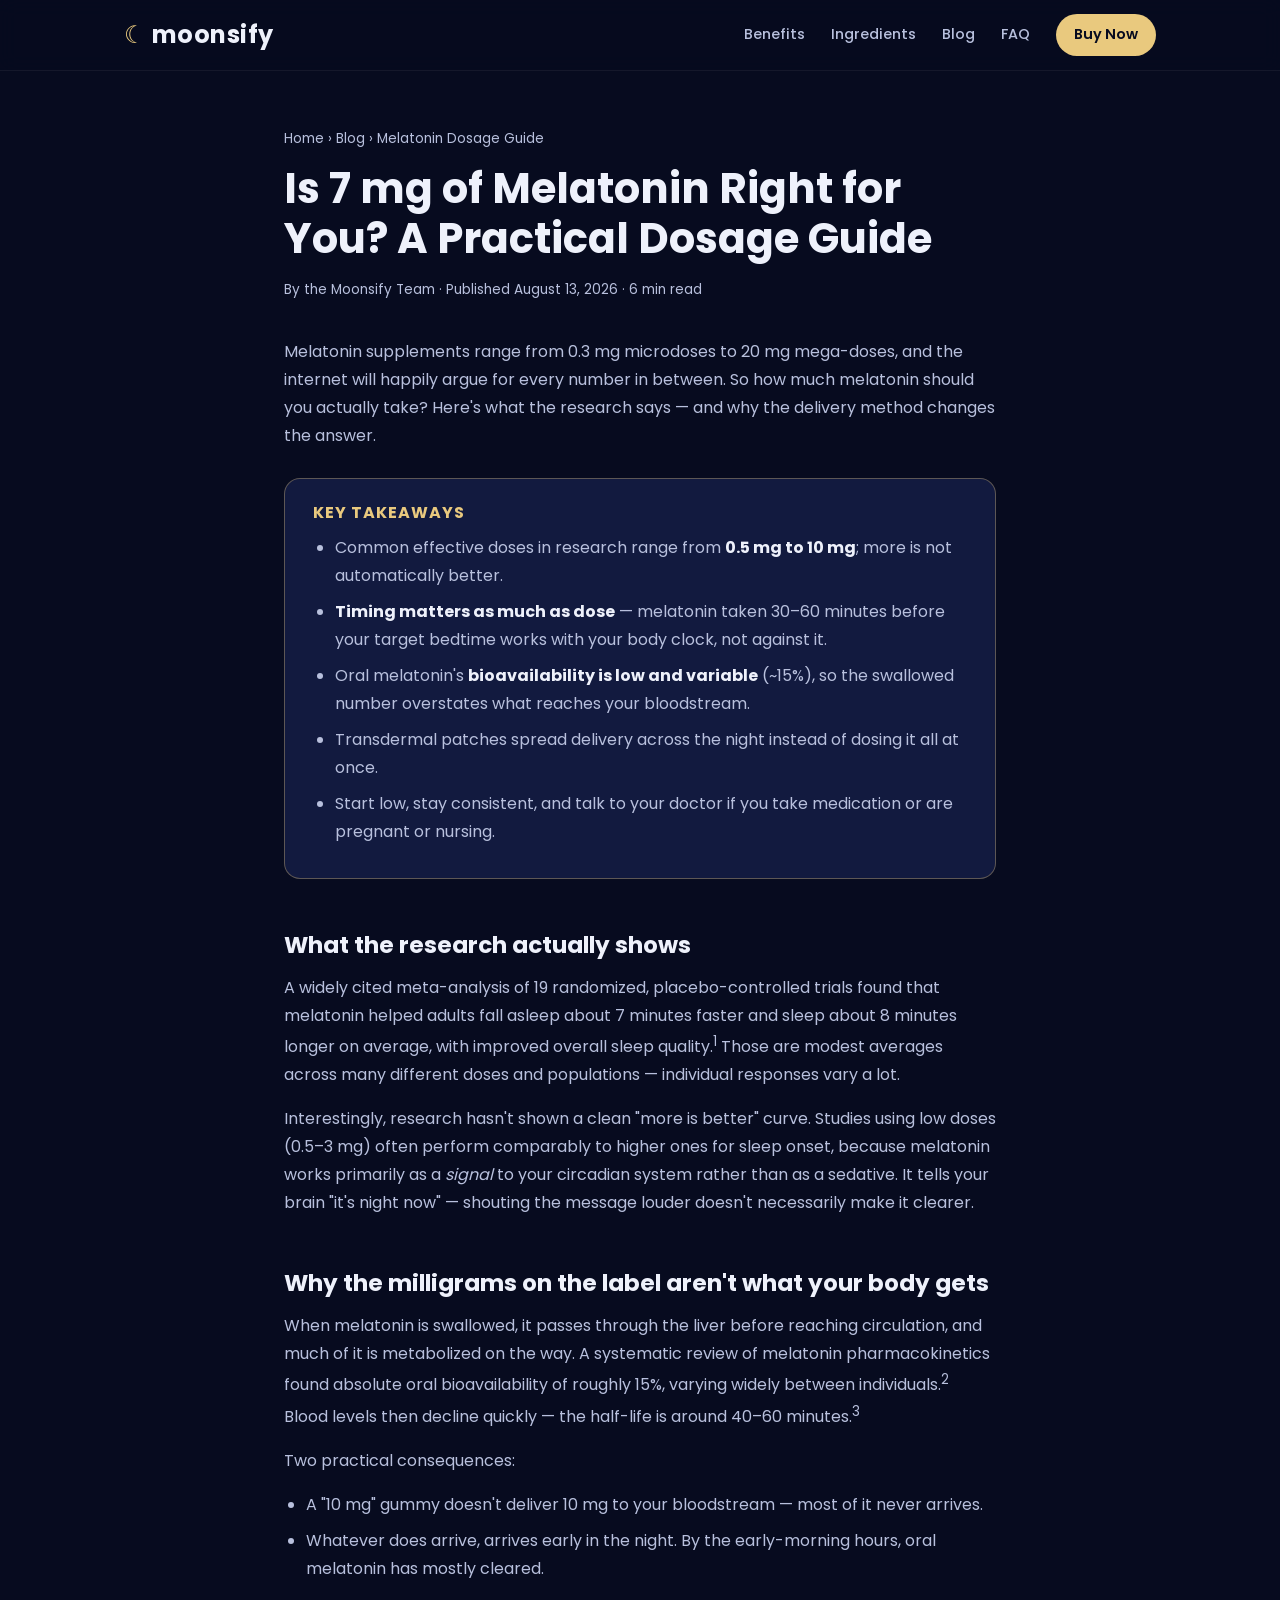
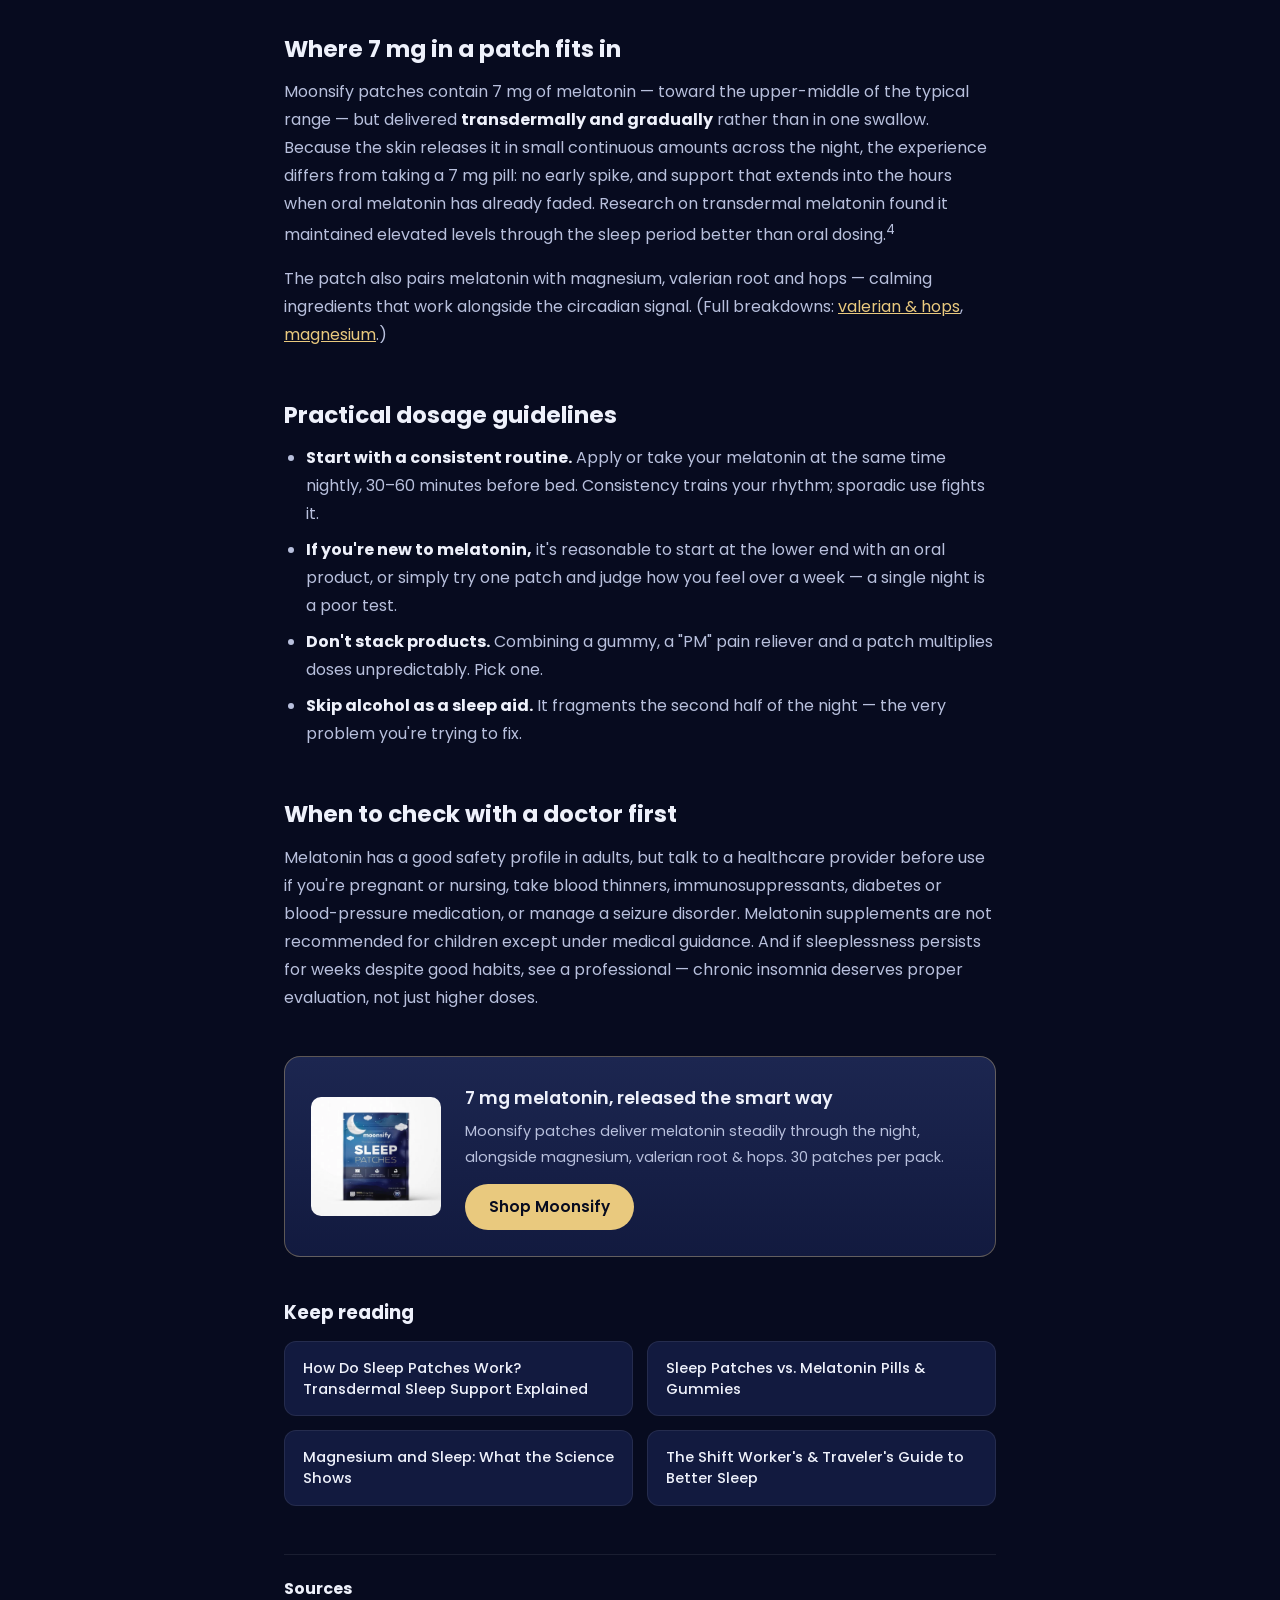
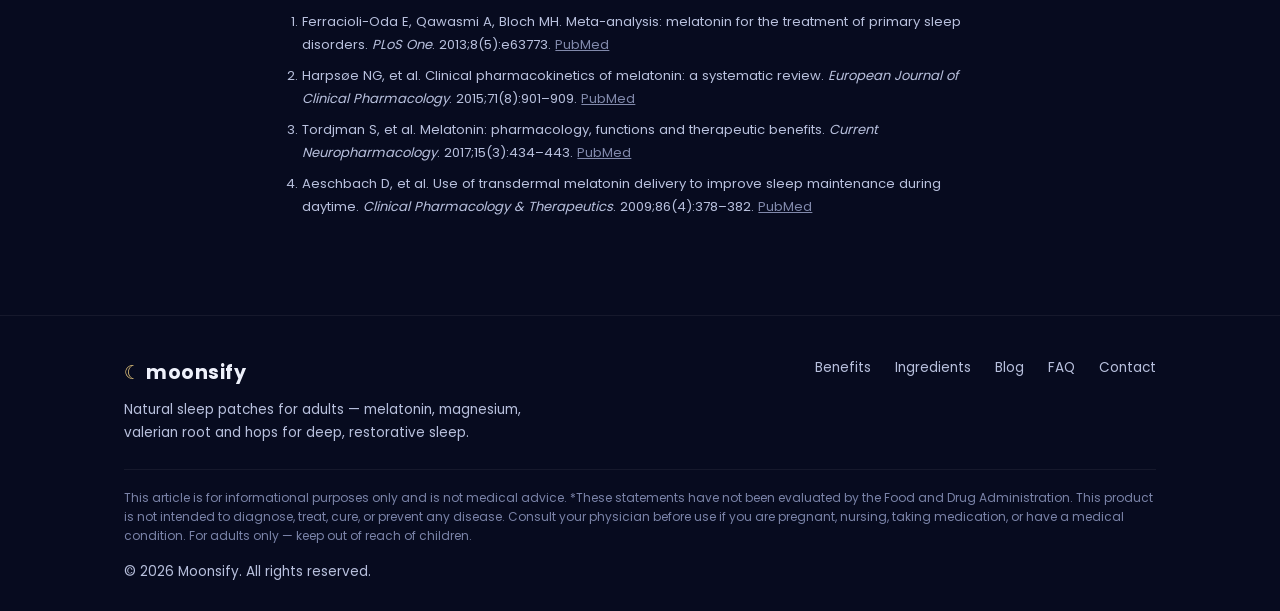
<file: blog/how-much-melatonin-should-i-take/index.html>
<!DOCTYPE html>
<html lang="en">
<head>
    <meta charset="utf-8">
    <meta name="viewport" content="width=device-width, initial-scale=1">
    <title>Is 7 mg of Melatonin Right for You? A Practical Dosage Guide | Moonsify</title>
    <meta name="description" content="How much melatonin should you take? A practical guide to melatonin dosage for adults — what research says about low vs. high doses, timing, and why delivery method matters.">
    <link rel="canonical" href="https://moonsify.com/blog/how-much-melatonin-should-i-take/">
    <link rel="icon" href="/favicon.svg" type="image/svg+xml">
    <meta property="og:type" content="article">
    <meta property="og:url" content="https://moonsify.com/blog/how-much-melatonin-should-i-take/">
    <meta property="og:site_name" content="Moonsify">
    <meta property="og:title" content="Is 7 mg of Melatonin Right for You? A Practical Dosage Guide">
    <meta property="og:description" content="What research says about melatonin dosage for adults — low vs. high doses, timing, and why the delivery method matters as much as the number.">
    <meta property="og:image" content="https://moonsify.com/images/moonsify-sleep-patches.jpg">
    <meta name="twitter:card" content="summary_large_image">
    <link rel="preload" href="/fonts/poppins-400.woff2" as="font" type="font/woff2" crossorigin>
    <link rel="preload" href="/fonts/poppins-600.woff2" as="font" type="font/woff2" crossorigin>
    <link rel="preload" href="/fonts/poppins-700.woff2" as="font" type="font/woff2" crossorigin>
    <link rel="stylesheet" href="/blog/blog.css">
    <script type="application/ld+json">
    {
      "@context": "https://schema.org",
      "@type": "Article",
      "headline": "Is 7 mg of Melatonin Right for You? A Practical Dosage Guide",
      "description": "What research says about melatonin dosage for adults — low vs. high doses, timing, and why the delivery method matters as much as the number.",
      "image": "https://moonsify.com/images/moonsify-sleep-patches.jpg",
      "author": { "@type": "Organization", "name": "Moonsify" },
      "publisher": { "@type": "Organization", "name": "Moonsify", "url": "https://moonsify.com" },
      "datePublished": "2026-08-13",
      "dateModified": "2026-08-13",
      "mainEntityOfPage": "https://moonsify.com/blog/how-much-melatonin-should-i-take/"
    }
    </script>
    <script type="application/ld+json">
    {
      "@context": "https://schema.org",
      "@type": "BreadcrumbList",
      "itemListElement": [
        { "@type": "ListItem", "position": 1, "name": "Home", "item": "https://moonsify.com/" },
        { "@type": "ListItem", "position": 2, "name": "Blog", "item": "https://moonsify.com/blog/" },
        { "@type": "ListItem", "position": 3, "name": "Is 7 mg of Melatonin Right for You?" }
      ]
    }
    </script>
</head>
<body>

<header class="site-header">
    <div class="container">
        <a class="logo" href="/" aria-label="Moonsify home"><span class="moon">☾</span> moonsify</a>
        <nav class="main-nav" aria-label="Main navigation">
            <a href="/#benefits">Benefits</a>
            <a href="/#ingredients">Ingredients</a>
            <a href="/blog/">Blog</a>
            <a href="/#faq">FAQ</a>
            <a class="nav-cta" href="/#buy">Buy Now</a>
        </nav>
    </div>
</header>

<main>
    <article class="post">
        <header class="post-header">
            <p class="breadcrumb"><a href="/">Home</a> › <a href="/blog/">Blog</a> › Melatonin Dosage Guide</p>
            <h1>Is 7 mg of Melatonin Right for You? A Practical Dosage Guide</h1>
            <p class="post-meta">By the Moonsify Team · Published August 13, 2026 · 6 min read</p>
        </header>

        <p>Melatonin supplements range from 0.3 mg microdoses to 20 mg mega-doses, and the internet will happily argue for every number in between. So how much melatonin should you actually take? Here's what the research says — and why the delivery method changes the answer.</p>

        <div class="takeaways">
            <h2>Key takeaways</h2>
            <ul>
                <li>Common effective doses in research range from <strong>0.5 mg to 10 mg</strong>; more is not automatically better.</li>
                <li><strong>Timing matters as much as dose</strong> — melatonin taken 30–60 minutes before your target bedtime works with your body clock, not against it.</li>
                <li>Oral melatonin's <strong>bioavailability is low and variable</strong> (~15%), so the swallowed number overstates what reaches your bloodstream.</li>
                <li>Transdermal patches spread delivery across the night instead of dosing it all at once.</li>
                <li>Start low, stay consistent, and talk to your doctor if you take medication or are pregnant or nursing.</li>
            </ul>
        </div>

        <h2>What the research actually shows</h2>
        <p>A widely cited meta-analysis of 19 randomized, placebo-controlled trials found that melatonin helped adults fall asleep about 7 minutes faster and sleep about 8 minutes longer on average, with improved overall sleep quality.<sup>1</sup> Those are modest averages across many different doses and populations — individual responses vary a lot.</p>
        <p>Interestingly, research hasn't shown a clean "more is better" curve. Studies using low doses (0.5–3 mg) often perform comparably to higher ones for sleep onset, because melatonin works primarily as a <em>signal</em> to your circadian system rather than as a sedative. It tells your brain "it's night now" — shouting the message louder doesn't necessarily make it clearer.</p>

        <h2>Why the milligrams on the label aren't what your body gets</h2>
        <p>When melatonin is swallowed, it passes through the liver before reaching circulation, and much of it is metabolized on the way. A systematic review of melatonin pharmacokinetics found absolute oral bioavailability of roughly 15%, varying widely between individuals.<sup>2</sup> Blood levels then decline quickly — the half-life is around 40–60 minutes.<sup>3</sup></p>
        <p>Two practical consequences:</p>
        <ul>
            <li>A "10 mg" gummy doesn't deliver 10 mg to your bloodstream — most of it never arrives.</li>
            <li>Whatever does arrive, arrives early in the night. By the early-morning hours, oral melatonin has mostly cleared.</li>
        </ul>

        <h2>Where 7 mg in a patch fits in</h2>
        <p>Moonsify patches contain 7 mg of melatonin — toward the upper-middle of the typical range — but delivered <strong>transdermally and gradually</strong> rather than in one swallow. Because the skin releases it in small continuous amounts across the night, the experience differs from taking a 7 mg pill: no early spike, and support that extends into the hours when oral melatonin has already faded. Research on transdermal melatonin found it maintained elevated levels through the sleep period better than oral dosing.<sup>4</sup></p>
        <p>The patch also pairs melatonin with magnesium, valerian root and hops — calming ingredients that work alongside the circadian signal. (Full breakdowns: <a href="/blog/valerian-root-and-hops-for-sleep/">valerian &amp; hops</a>, <a href="/blog/magnesium-and-sleep/">magnesium</a>.)</p>

        <h2>Practical dosage guidelines</h2>
        <ul>
            <li><strong>Start with a consistent routine.</strong> Apply or take your melatonin at the same time nightly, 30–60 minutes before bed. Consistency trains your rhythm; sporadic use fights it.</li>
            <li><strong>If you're new to melatonin,</strong> it's reasonable to start at the lower end with an oral product, or simply try one patch and judge how you feel over a week — a single night is a poor test.</li>
            <li><strong>Don't stack products.</strong> Combining a gummy, a "PM" pain reliever and a patch multiplies doses unpredictably. Pick one.</li>
            <li><strong>Skip alcohol as a sleep aid.</strong> It fragments the second half of the night — the very problem you're trying to fix.</li>
        </ul>

        <h2>When to check with a doctor first</h2>
        <p>Melatonin has a good safety profile in adults, but talk to a healthcare provider before use if you're pregnant or nursing, take blood thinners, immunosuppressants, diabetes or blood-pressure medication, or manage a seizure disorder. Melatonin supplements are not recommended for children except under medical guidance. And if sleeplessness persists for weeks despite good habits, see a professional — chronic insomnia deserves proper evaluation, not just higher doses.</p>

        <div class="cta-card">
            <picture>
                <source type="image/webp" srcset="/images/moonsify-sleep-patches-640.webp">
                <img src="/images/moonsify-sleep-patches-640.jpg" alt="Moonsify extra strength sleep patches for adults with 7 mg melatonin"
                     width="640" height="587" loading="lazy" decoding="async">
            </picture>
            <div>
                <h3>7 mg melatonin, released the smart way</h3>
                <p>Moonsify patches deliver melatonin steadily through the night, alongside magnesium, valerian root &amp; hops. 30 patches per pack.</p>
                <a class="btn" href="/#buy">Shop Moonsify</a>
            </div>
        </div>

        <section class="related">
            <h2>Keep reading</h2>
            <div class="related-grid">
                <a href="/blog/how-do-sleep-patches-work/">How Do Sleep Patches Work? Transdermal Sleep Support Explained</a>
                <a href="/blog/sleep-patches-vs-melatonin-pills/">Sleep Patches vs. Melatonin Pills &amp; Gummies</a>
                <a href="/blog/magnesium-and-sleep/">Magnesium and Sleep: What the Science Shows</a>
                <a href="/blog/shift-work-jet-lag-sleep-guide/">The Shift Worker's &amp; Traveler's Guide to Better Sleep</a>
            </div>
        </section>

        <section class="sources">
            <h2>Sources</h2>
            <ol>
                <li>Ferracioli-Oda E, Qawasmi A, Bloch MH. Meta-analysis: melatonin for the treatment of primary sleep disorders. <em>PLoS One</em>. 2013;8(5):e63773. <a href="https://pubmed.ncbi.nlm.nih.gov/23691095/" rel="noopener">PubMed</a></li>
                <li>Harpsøe NG, et al. Clinical pharmacokinetics of melatonin: a systematic review. <em>European Journal of Clinical Pharmacology</em>. 2015;71(8):901–909. <a href="https://pubmed.ncbi.nlm.nih.gov/26008214/" rel="noopener">PubMed</a></li>
                <li>Tordjman S, et al. Melatonin: pharmacology, functions and therapeutic benefits. <em>Current Neuropharmacology</em>. 2017;15(3):434–443. <a href="https://pubmed.ncbi.nlm.nih.gov/28503116/" rel="noopener">PubMed</a></li>
                <li>Aeschbach D, et al. Use of transdermal melatonin delivery to improve sleep maintenance during daytime. <em>Clinical Pharmacology &amp; Therapeutics</em>. 2009;86(4):378–382. <a href="https://pubmed.ncbi.nlm.nih.gov/19606092/" rel="noopener">PubMed</a></li>
            </ol>
        </section>
    </article>
</main>

<footer class="site-footer">
    <div class="container">
        <div class="footer-grid">
            <div>
                <a class="logo" href="/" style="font-size:1.2rem;"><span class="moon">☾</span> moonsify</a>
                <p style="margin-top:8px; max-width:32em;">Natural sleep patches for adults — melatonin, magnesium, valerian root and hops for deep, restorative sleep.</p>
            </div>
            <ul class="footer-links">
                <li><a href="/#benefits">Benefits</a></li>
                <li><a href="/#ingredients">Ingredients</a></li>
                <li><a href="/blog/">Blog</a></li>
                <li><a href="/#faq">FAQ</a></li>
                <li><a href="mailto:support@moonsify.com">Contact</a></li>
            </ul>
        </div>
        <p class="disclaimer">
            This article is for informational purposes only and is not medical advice. *These statements have not been evaluated by the Food and Drug Administration. This product is not intended to diagnose, treat, cure, or prevent any disease. Consult your physician before use if you are pregnant, nursing, taking medication, or have a medical condition. For adults only — keep out of reach of children.
        </p>
        <p style="margin-top:14px;">&copy; 2026 Moonsify. All rights reserved.</p>
    </div>
</footer>

</body>
</html>
</file>
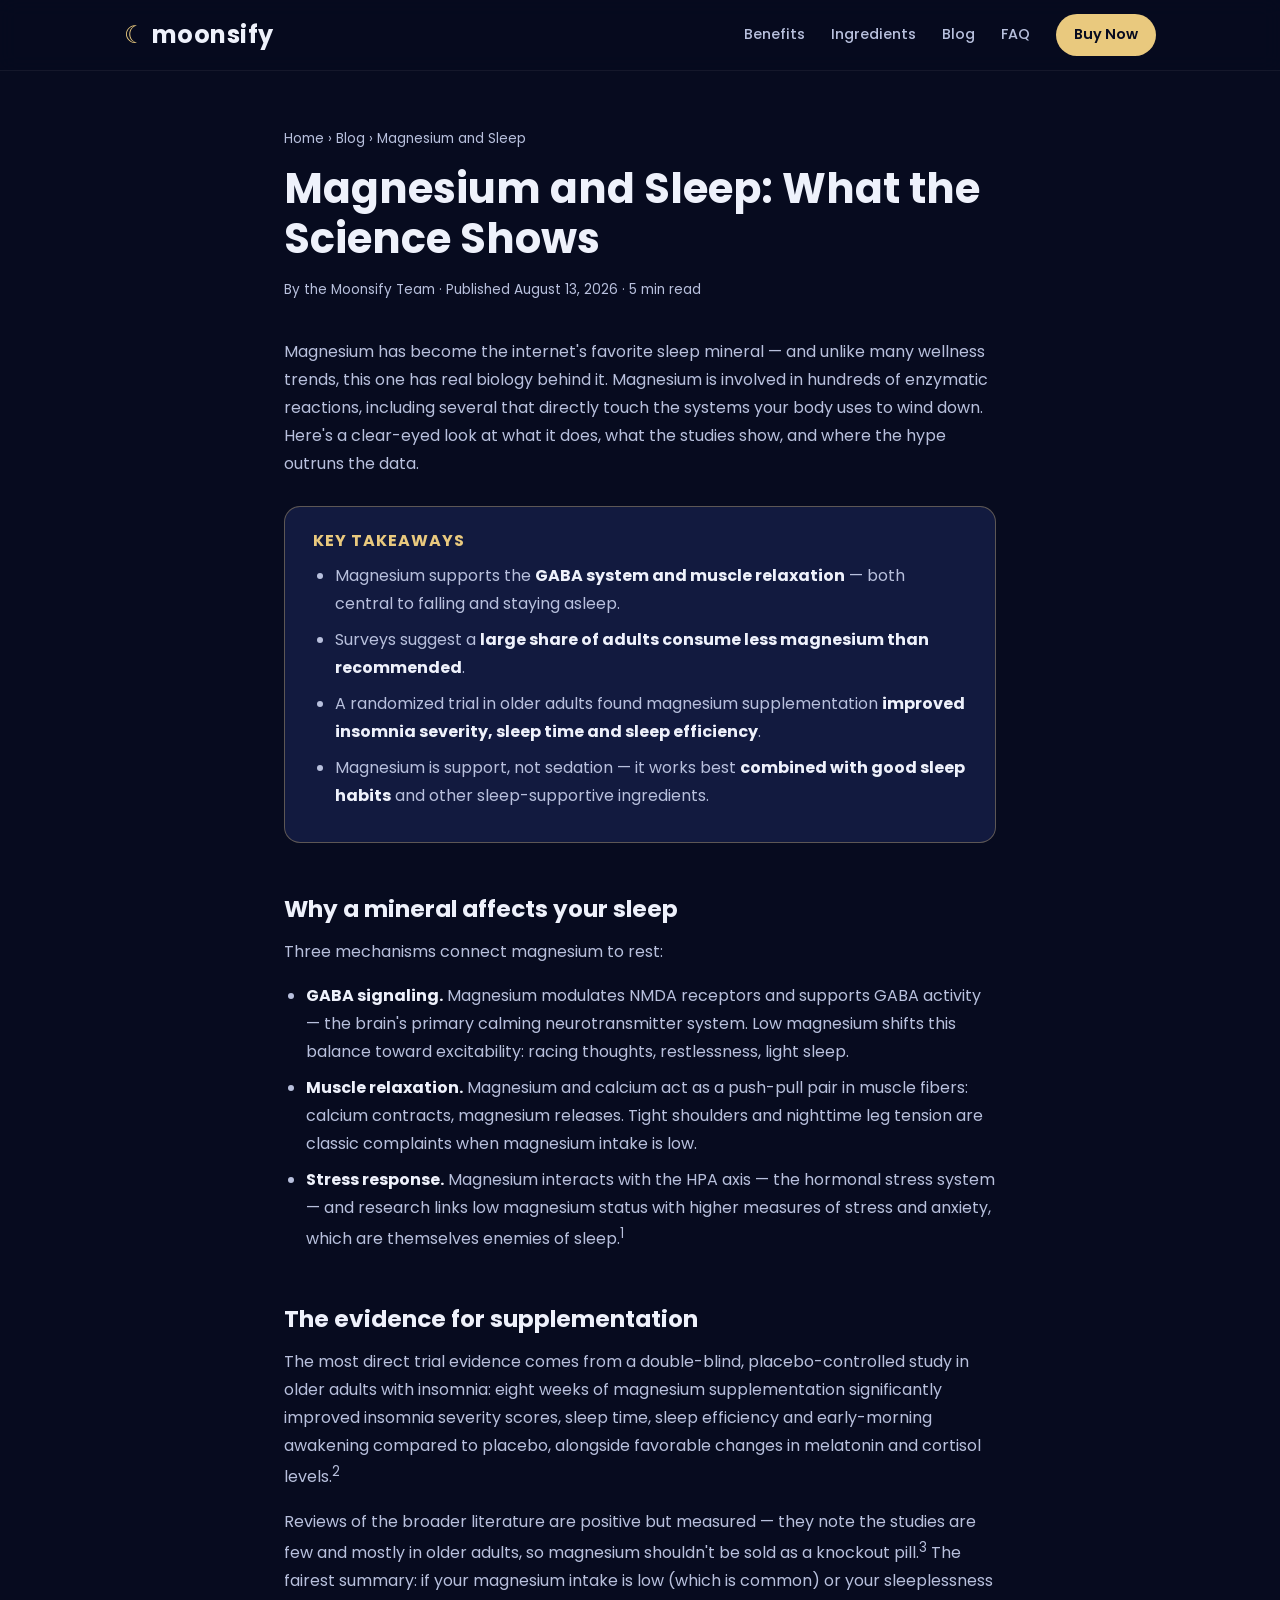
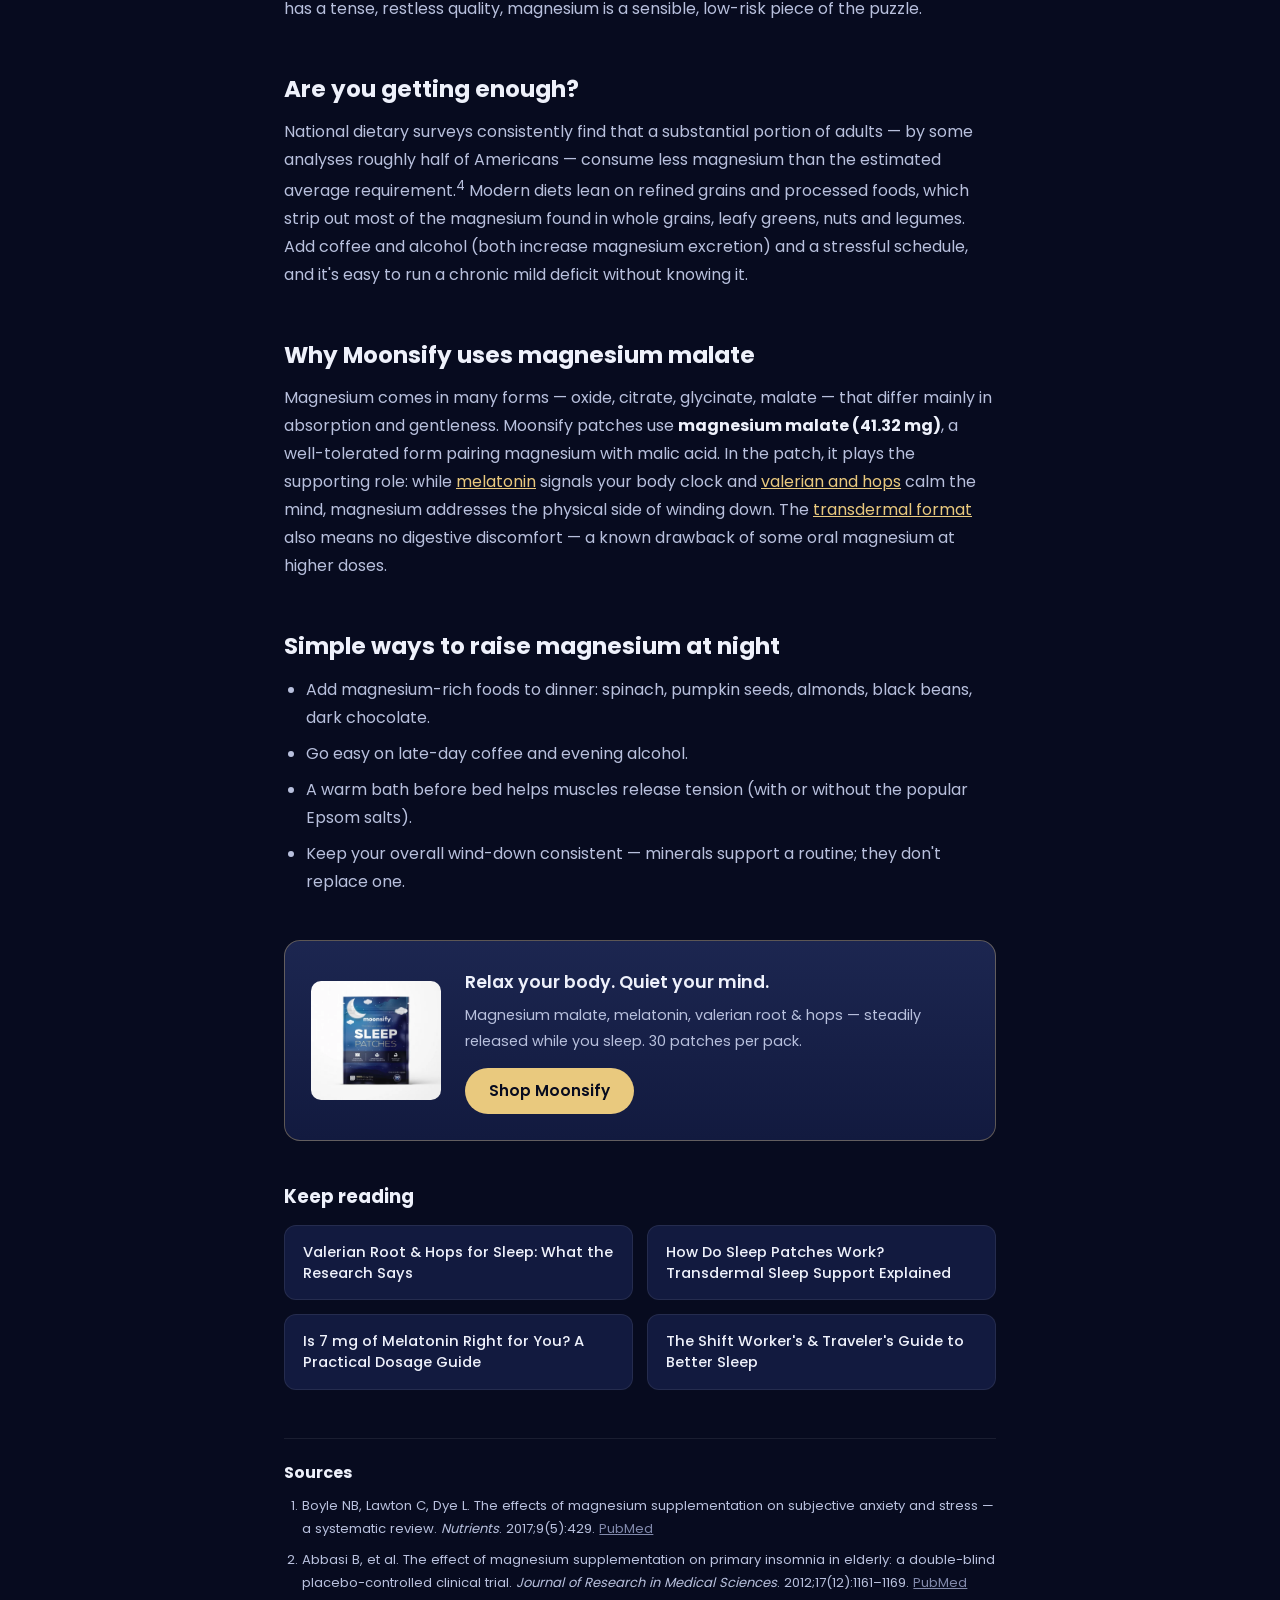
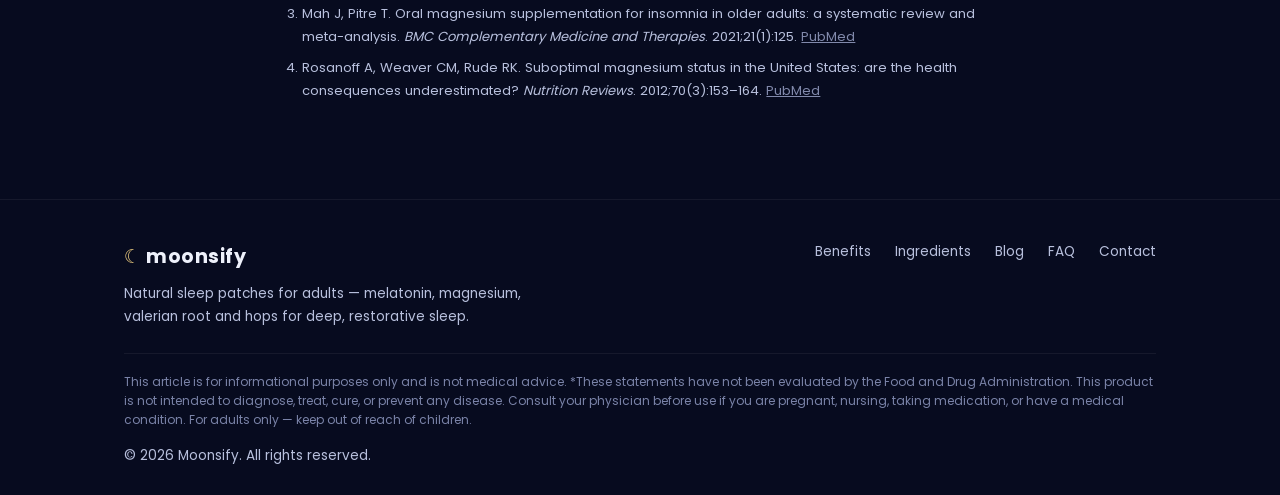
<file: blog/magnesium-and-sleep/index.html>
<!DOCTYPE html>
<html lang="en">
<head>
    <meta charset="utf-8">
    <meta name="viewport" content="width=device-width, initial-scale=1">
    <title>Magnesium and Sleep: What the Science Shows | Moonsify</title>
    <meta name="description" content="Does magnesium help you sleep? What research shows about magnesium for relaxation, muscle tension and sleep quality — plus why many adults don't get enough.">
    <link rel="canonical" href="https://moonsify.com/blog/magnesium-and-sleep/">
    <link rel="icon" href="/favicon.svg" type="image/svg+xml">
    <meta property="og:type" content="article">
    <meta property="og:url" content="https://moonsify.com/blog/magnesium-and-sleep/">
    <meta property="og:site_name" content="Moonsify">
    <meta property="og:title" content="Magnesium and Sleep: What the Science Shows">
    <meta property="og:description" content="What research shows about magnesium for relaxation, muscle tension and sleep quality — plus why many adults don't get enough.">
    <meta property="og:image" content="https://moonsify.com/images/moonsify-sleep-patches.jpg">
    <meta name="twitter:card" content="summary_large_image">
    <link rel="preload" href="/fonts/poppins-400.woff2" as="font" type="font/woff2" crossorigin>
    <link rel="preload" href="/fonts/poppins-600.woff2" as="font" type="font/woff2" crossorigin>
    <link rel="preload" href="/fonts/poppins-700.woff2" as="font" type="font/woff2" crossorigin>
    <link rel="stylesheet" href="/blog/blog.css">
    <script type="application/ld+json">
    {
      "@context": "https://schema.org",
      "@type": "Article",
      "headline": "Magnesium and Sleep: What the Science Shows",
      "description": "What research shows about magnesium for relaxation, muscle tension and sleep quality — plus why many adults don't get enough.",
      "image": "https://moonsify.com/images/moonsify-sleep-patches.jpg",
      "author": { "@type": "Organization", "name": "Moonsify" },
      "publisher": { "@type": "Organization", "name": "Moonsify", "url": "https://moonsify.com" },
      "datePublished": "2026-08-13",
      "dateModified": "2026-08-13",
      "mainEntityOfPage": "https://moonsify.com/blog/magnesium-and-sleep/"
    }
    </script>
    <script type="application/ld+json">
    {
      "@context": "https://schema.org",
      "@type": "BreadcrumbList",
      "itemListElement": [
        { "@type": "ListItem", "position": 1, "name": "Home", "item": "https://moonsify.com/" },
        { "@type": "ListItem", "position": 2, "name": "Blog", "item": "https://moonsify.com/blog/" },
        { "@type": "ListItem", "position": 3, "name": "Magnesium and Sleep" }
      ]
    }
    </script>
</head>
<body>

<header class="site-header">
    <div class="container">
        <a class="logo" href="/" aria-label="Moonsify home"><span class="moon">☾</span> moonsify</a>
        <nav class="main-nav" aria-label="Main navigation">
            <a href="/#benefits">Benefits</a>
            <a href="/#ingredients">Ingredients</a>
            <a href="/blog/">Blog</a>
            <a href="/#faq">FAQ</a>
            <a class="nav-cta" href="/#buy">Buy Now</a>
        </nav>
    </div>
</header>

<main>
    <article class="post">
        <header class="post-header">
            <p class="breadcrumb"><a href="/">Home</a> › <a href="/blog/">Blog</a> › Magnesium and Sleep</p>
            <h1>Magnesium and Sleep: What the Science Shows</h1>
            <p class="post-meta">By the Moonsify Team · Published August 13, 2026 · 5 min read</p>
        </header>

        <p>Magnesium has become the internet's favorite sleep mineral — and unlike many wellness trends, this one has real biology behind it. Magnesium is involved in hundreds of enzymatic reactions, including several that directly touch the systems your body uses to wind down. Here's a clear-eyed look at what it does, what the studies show, and where the hype outruns the data.</p>

        <div class="takeaways">
            <h2>Key takeaways</h2>
            <ul>
                <li>Magnesium supports the <strong>GABA system and muscle relaxation</strong> — both central to falling and staying asleep.</li>
                <li>Surveys suggest a <strong>large share of adults consume less magnesium than recommended</strong>.</li>
                <li>A randomized trial in older adults found magnesium supplementation <strong>improved insomnia severity, sleep time and sleep efficiency</strong>.</li>
                <li>Magnesium is support, not sedation — it works best <strong>combined with good sleep habits</strong> and other sleep-supportive ingredients.</li>
            </ul>
        </div>

        <h2>Why a mineral affects your sleep</h2>
        <p>Three mechanisms connect magnesium to rest:</p>
        <ul>
            <li><strong>GABA signaling.</strong> Magnesium modulates NMDA receptors and supports GABA activity — the brain's primary calming neurotransmitter system. Low magnesium shifts this balance toward excitability: racing thoughts, restlessness, light sleep.</li>
            <li><strong>Muscle relaxation.</strong> Magnesium and calcium act as a push-pull pair in muscle fibers: calcium contracts, magnesium releases. Tight shoulders and nighttime leg tension are classic complaints when magnesium intake is low.</li>
            <li><strong>Stress response.</strong> Magnesium interacts with the HPA axis — the hormonal stress system — and research links low magnesium status with higher measures of stress and anxiety, which are themselves enemies of sleep.<sup>1</sup></li>
        </ul>

        <h2>The evidence for supplementation</h2>
        <p>The most direct trial evidence comes from a double-blind, placebo-controlled study in older adults with insomnia: eight weeks of magnesium supplementation significantly improved insomnia severity scores, sleep time, sleep efficiency and early-morning awakening compared to placebo, alongside favorable changes in melatonin and cortisol levels.<sup>2</sup></p>
        <p>Reviews of the broader literature are positive but measured — they note the studies are few and mostly in older adults, so magnesium shouldn't be sold as a knockout pill.<sup>3</sup> The fairest summary: if your magnesium intake is low (which is common) or your sleeplessness has a tense, restless quality, magnesium is a sensible, low-risk piece of the puzzle.</p>

        <h2>Are you getting enough?</h2>
        <p>National dietary surveys consistently find that a substantial portion of adults — by some analyses roughly half of Americans — consume less magnesium than the estimated average requirement.<sup>4</sup> Modern diets lean on refined grains and processed foods, which strip out most of the magnesium found in whole grains, leafy greens, nuts and legumes. Add coffee and alcohol (both increase magnesium excretion) and a stressful schedule, and it's easy to run a chronic mild deficit without knowing it.</p>

        <h2>Why Moonsify uses magnesium malate</h2>
        <p>Magnesium comes in many forms — oxide, citrate, glycinate, malate — that differ mainly in absorption and gentleness. Moonsify patches use <strong>magnesium malate (41.32 mg)</strong>, a well-tolerated form pairing magnesium with malic acid. In the patch, it plays the supporting role: while <a href="/blog/how-much-melatonin-should-i-take/">melatonin</a> signals your body clock and <a href="/blog/valerian-root-and-hops-for-sleep/">valerian and hops</a> calm the mind, magnesium addresses the physical side of winding down. The <a href="/blog/how-do-sleep-patches-work/">transdermal format</a> also means no digestive discomfort — a known drawback of some oral magnesium at higher doses.</p>

        <h2>Simple ways to raise magnesium at night</h2>
        <ul>
            <li>Add magnesium-rich foods to dinner: spinach, pumpkin seeds, almonds, black beans, dark chocolate.</li>
            <li>Go easy on late-day coffee and evening alcohol.</li>
            <li>A warm bath before bed helps muscles release tension (with or without the popular Epsom salts).</li>
            <li>Keep your overall wind-down consistent — minerals support a routine; they don't replace one.</li>
        </ul>

        <div class="cta-card">
            <picture>
                <source type="image/webp" srcset="/images/moonsify-sleep-patches-640.webp">
                <img src="/images/moonsify-sleep-patches-640.jpg" alt="Moonsify sleep patches with magnesium malate, melatonin, valerian root and hops"
                     width="640" height="587" loading="lazy" decoding="async">
            </picture>
            <div>
                <h3>Relax your body. Quiet your mind.</h3>
                <p>Magnesium malate, melatonin, valerian root &amp; hops — steadily released while you sleep. 30 patches per pack.</p>
                <a class="btn" href="/#buy">Shop Moonsify</a>
            </div>
        </div>

        <section class="related">
            <h2>Keep reading</h2>
            <div class="related-grid">
                <a href="/blog/valerian-root-and-hops-for-sleep/">Valerian Root &amp; Hops for Sleep: What the Research Says</a>
                <a href="/blog/how-do-sleep-patches-work/">How Do Sleep Patches Work? Transdermal Sleep Support Explained</a>
                <a href="/blog/how-much-melatonin-should-i-take/">Is 7 mg of Melatonin Right for You? A Practical Dosage Guide</a>
                <a href="/blog/shift-work-jet-lag-sleep-guide/">The Shift Worker's &amp; Traveler's Guide to Better Sleep</a>
            </div>
        </section>

        <section class="sources">
            <h2>Sources</h2>
            <ol>
                <li>Boyle NB, Lawton C, Dye L. The effects of magnesium supplementation on subjective anxiety and stress — a systematic review. <em>Nutrients</em>. 2017;9(5):429. <a href="https://pubmed.ncbi.nlm.nih.gov/28445426/" rel="noopener">PubMed</a></li>
                <li>Abbasi B, et al. The effect of magnesium supplementation on primary insomnia in elderly: a double-blind placebo-controlled clinical trial. <em>Journal of Research in Medical Sciences</em>. 2012;17(12):1161–1169. <a href="https://pubmed.ncbi.nlm.nih.gov/23853635/" rel="noopener">PubMed</a></li>
                <li>Mah J, Pitre T. Oral magnesium supplementation for insomnia in older adults: a systematic review and meta-analysis. <em>BMC Complementary Medicine and Therapies</em>. 2021;21(1):125. <a href="https://pubmed.ncbi.nlm.nih.gov/33865376/" rel="noopener">PubMed</a></li>
                <li>Rosanoff A, Weaver CM, Rude RK. Suboptimal magnesium status in the United States: are the health consequences underestimated? <em>Nutrition Reviews</em>. 2012;70(3):153–164. <a href="https://pubmed.ncbi.nlm.nih.gov/22364157/" rel="noopener">PubMed</a></li>
            </ol>
        </section>
    </article>
</main>

<footer class="site-footer">
    <div class="container">
        <div class="footer-grid">
            <div>
                <a class="logo" href="/" style="font-size:1.2rem;"><span class="moon">☾</span> moonsify</a>
                <p style="margin-top:8px; max-width:32em;">Natural sleep patches for adults — melatonin, magnesium, valerian root and hops for deep, restorative sleep.</p>
            </div>
            <ul class="footer-links">
                <li><a href="/#benefits">Benefits</a></li>
                <li><a href="/#ingredients">Ingredients</a></li>
                <li><a href="/blog/">Blog</a></li>
                <li><a href="/#faq">FAQ</a></li>
                <li><a href="mailto:support@moonsify.com">Contact</a></li>
            </ul>
        </div>
        <p class="disclaimer">
            This article is for informational purposes only and is not medical advice. *These statements have not been evaluated by the Food and Drug Administration. This product is not intended to diagnose, treat, cure, or prevent any disease. Consult your physician before use if you are pregnant, nursing, taking medication, or have a medical condition. For adults only — keep out of reach of children.
        </p>
        <p style="margin-top:14px;">&copy; 2026 Moonsify. All rights reserved.</p>
    </div>
</footer>

</body>
</html>
</file>
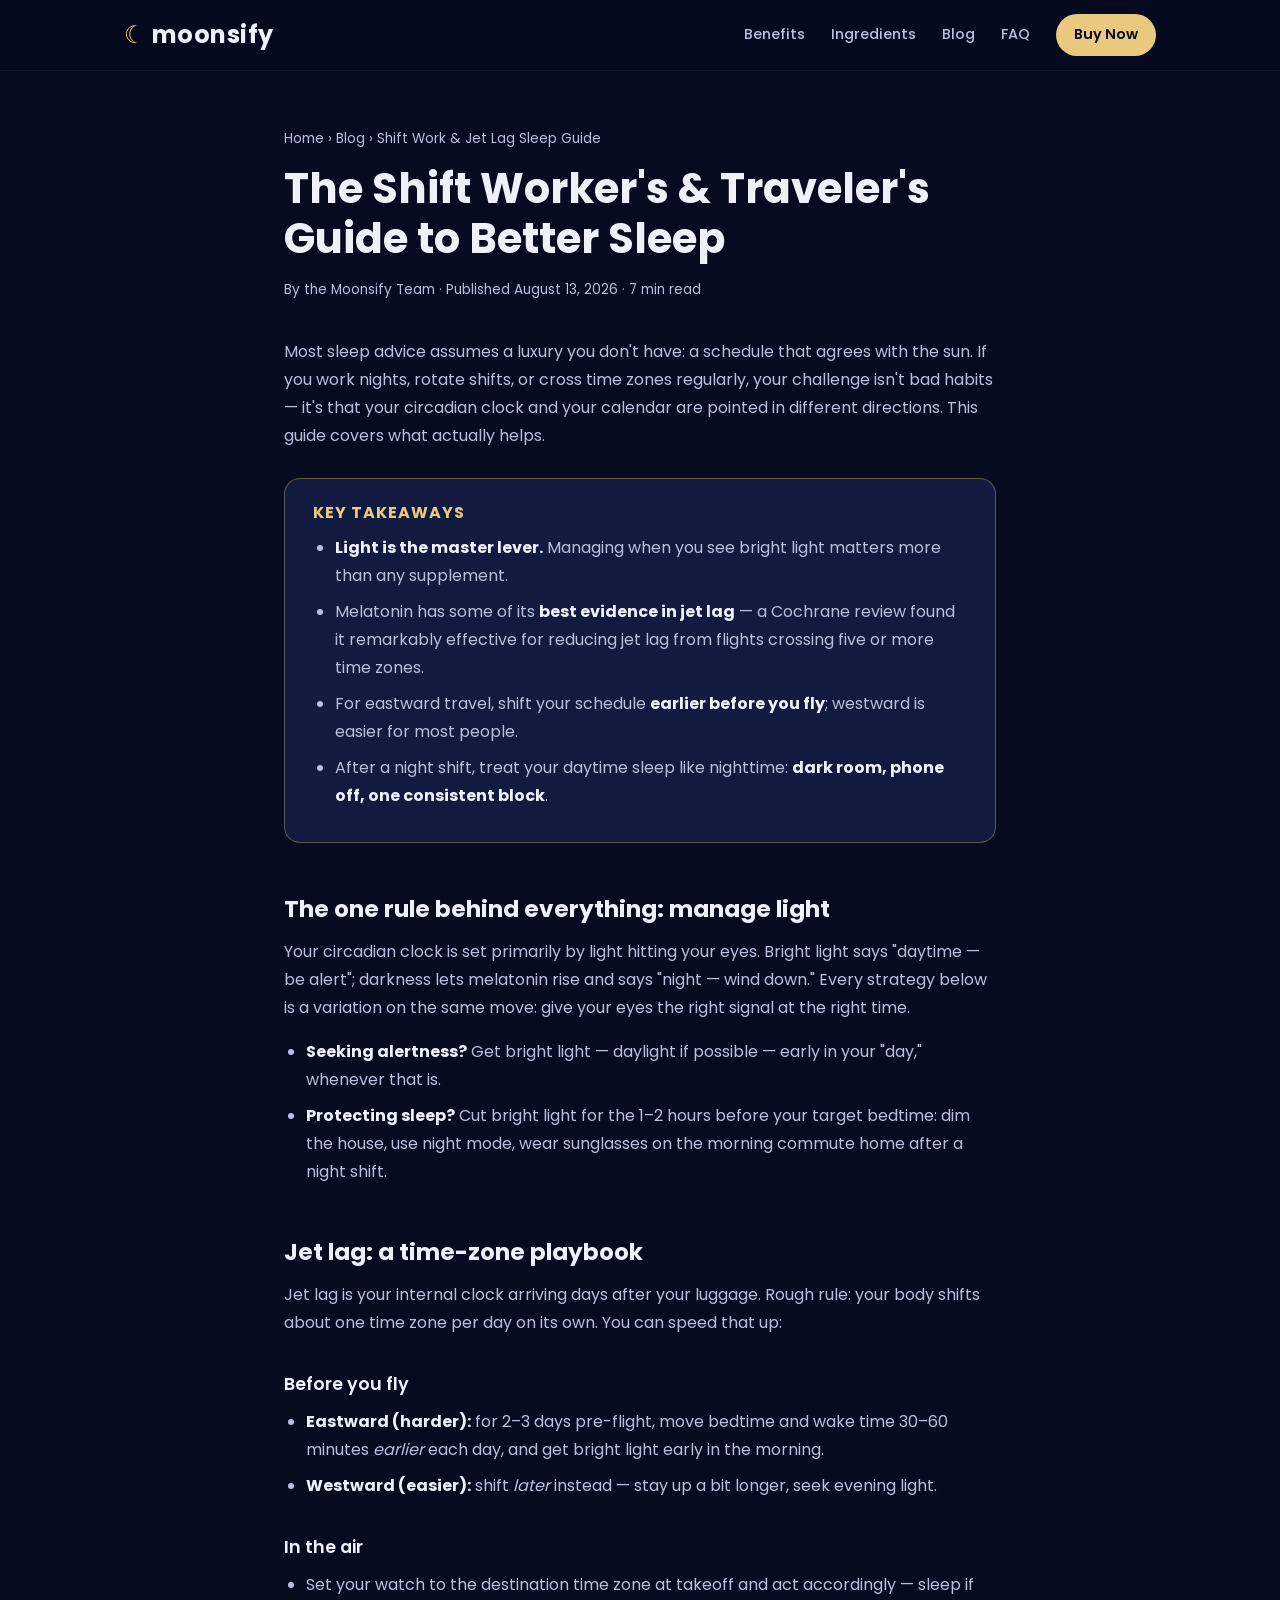
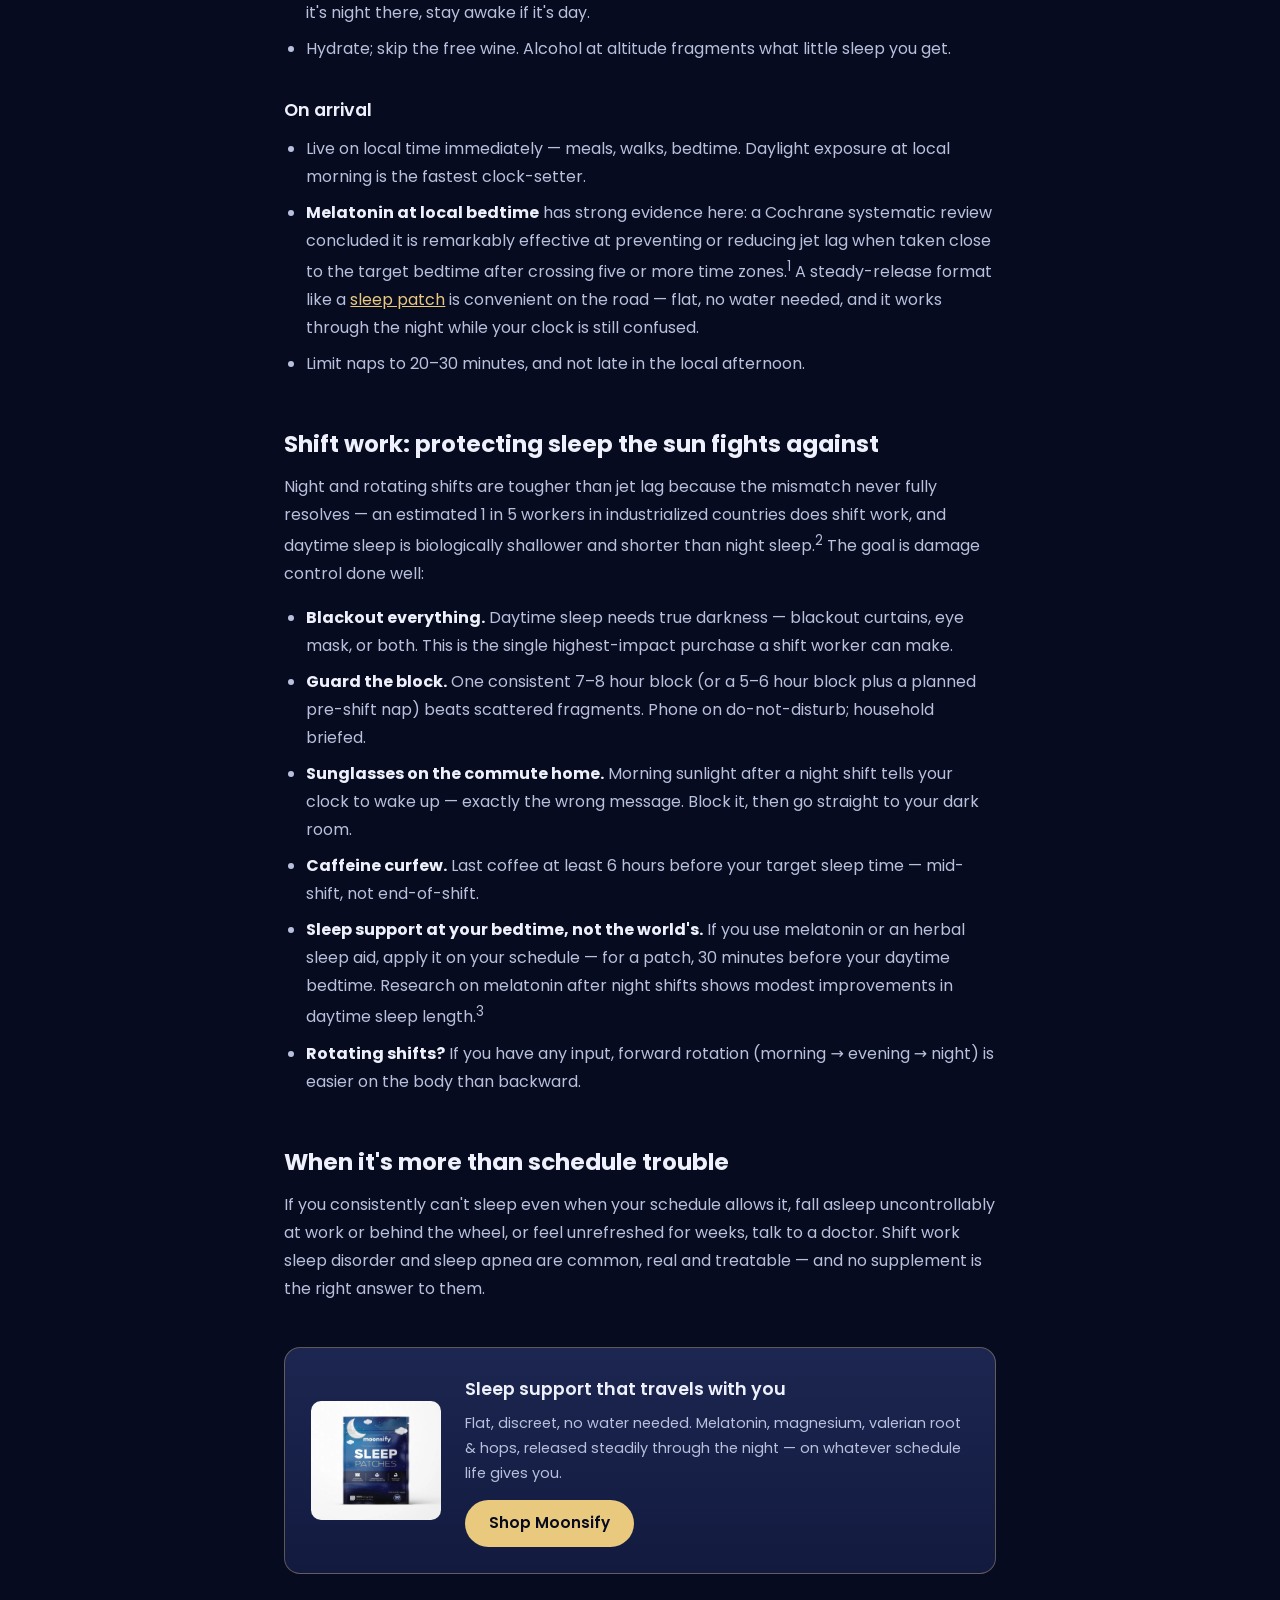
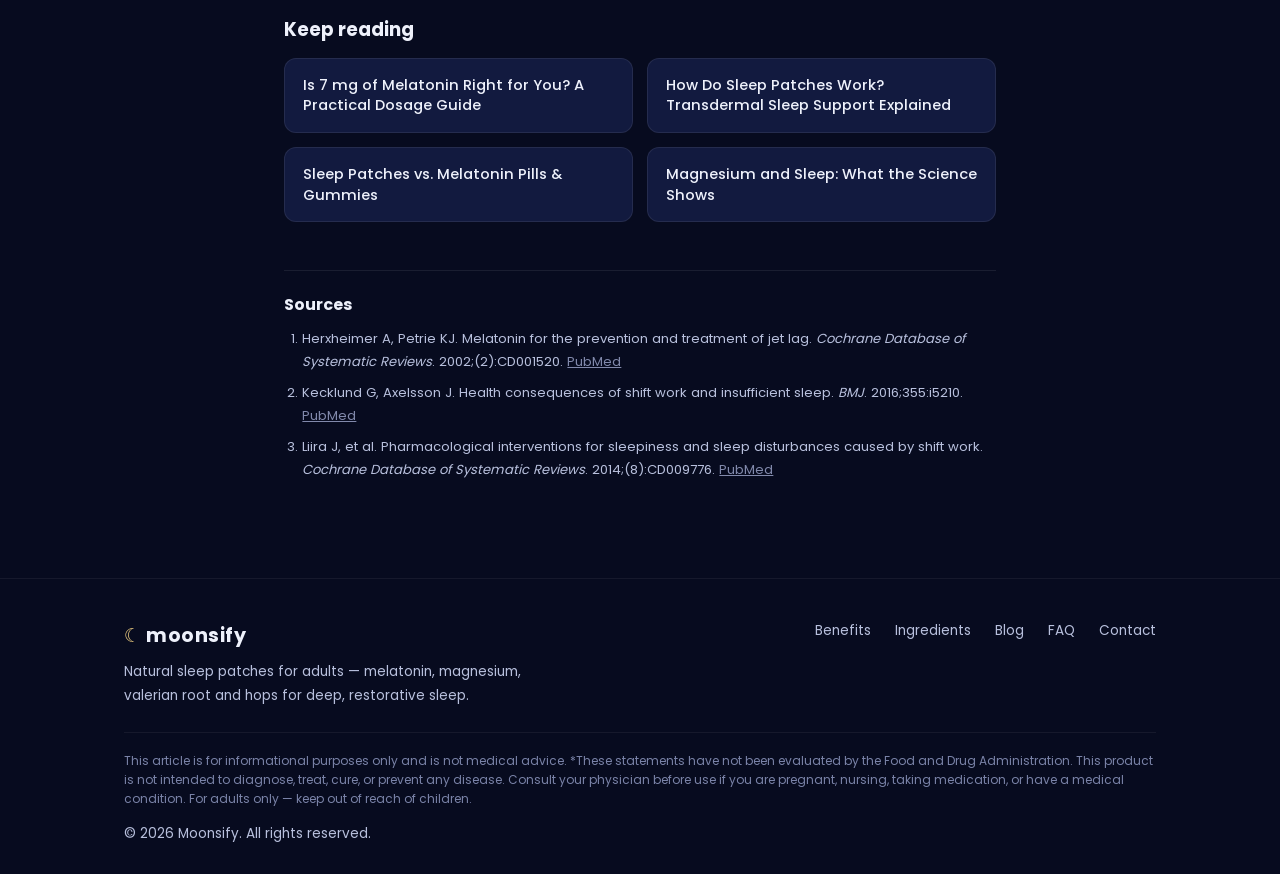
<file: blog/shift-work-jet-lag-sleep-guide/index.html>
<!DOCTYPE html>
<html lang="en">
<head>
    <meta charset="utf-8">
    <meta name="viewport" content="width=device-width, initial-scale=1">
    <title>The Shift Worker's & Traveler's Guide to Better Sleep | Moonsify</title>
    <meta name="description" content="Practical sleep strategies for shift workers and travelers: beating jet lag, sleeping after night shifts, using light and melatonin to reset your body clock.">
    <link rel="canonical" href="https://moonsify.com/blog/shift-work-jet-lag-sleep-guide/">
    <link rel="icon" href="/favicon.svg" type="image/svg+xml">
    <meta property="og:type" content="article">
    <meta property="og:url" content="https://moonsify.com/blog/shift-work-jet-lag-sleep-guide/">
    <meta property="og:site_name" content="Moonsify">
    <meta property="og:title" content="The Shift Worker's & Traveler's Guide to Better Sleep">
    <meta property="og:description" content="Practical strategies for beating jet lag, sleeping after night shifts, and using light and melatonin to reset your body clock.">
    <meta property="og:image" content="https://moonsify.com/images/moonsify-sleep-patches.jpg">
    <meta name="twitter:card" content="summary_large_image">
    <link rel="preload" href="/fonts/poppins-400.woff2" as="font" type="font/woff2" crossorigin>
    <link rel="preload" href="/fonts/poppins-600.woff2" as="font" type="font/woff2" crossorigin>
    <link rel="preload" href="/fonts/poppins-700.woff2" as="font" type="font/woff2" crossorigin>
    <link rel="stylesheet" href="/blog/blog.css">
    <script type="application/ld+json">
    {
      "@context": "https://schema.org",
      "@type": "Article",
      "headline": "The Shift Worker's & Traveler's Guide to Better Sleep",
      "description": "Practical strategies for beating jet lag, sleeping after night shifts, and using light and melatonin to reset your body clock.",
      "image": "https://moonsify.com/images/moonsify-sleep-patches.jpg",
      "author": { "@type": "Organization", "name": "Moonsify" },
      "publisher": { "@type": "Organization", "name": "Moonsify", "url": "https://moonsify.com" },
      "datePublished": "2026-08-13",
      "dateModified": "2026-08-13",
      "mainEntityOfPage": "https://moonsify.com/blog/shift-work-jet-lag-sleep-guide/"
    }
    </script>
    <script type="application/ld+json">
    {
      "@context": "https://schema.org",
      "@type": "BreadcrumbList",
      "itemListElement": [
        { "@type": "ListItem", "position": 1, "name": "Home", "item": "https://moonsify.com/" },
        { "@type": "ListItem", "position": 2, "name": "Blog", "item": "https://moonsify.com/blog/" },
        { "@type": "ListItem", "position": 3, "name": "The Shift Worker's & Traveler's Guide to Better Sleep" }
      ]
    }
    </script>
</head>
<body>

<header class="site-header">
    <div class="container">
        <a class="logo" href="/" aria-label="Moonsify home"><span class="moon">☾</span> moonsify</a>
        <nav class="main-nav" aria-label="Main navigation">
            <a href="/#benefits">Benefits</a>
            <a href="/#ingredients">Ingredients</a>
            <a href="/blog/">Blog</a>
            <a href="/#faq">FAQ</a>
            <a class="nav-cta" href="/#buy">Buy Now</a>
        </nav>
    </div>
</header>

<main>
    <article class="post">
        <header class="post-header">
            <p class="breadcrumb"><a href="/">Home</a> › <a href="/blog/">Blog</a> › Shift Work &amp; Jet Lag Sleep Guide</p>
            <h1>The Shift Worker's &amp; Traveler's Guide to Better Sleep</h1>
            <p class="post-meta">By the Moonsify Team · Published August 13, 2026 · 7 min read</p>
        </header>

        <p>Most sleep advice assumes a luxury you don't have: a schedule that agrees with the sun. If you work nights, rotate shifts, or cross time zones regularly, your challenge isn't bad habits — it's that your circadian clock and your calendar are pointed in different directions. This guide covers what actually helps.</p>

        <div class="takeaways">
            <h2>Key takeaways</h2>
            <ul>
                <li><strong>Light is the master lever.</strong> Managing when you see bright light matters more than any supplement.</li>
                <li>Melatonin has some of its <strong>best evidence in jet lag</strong> — a Cochrane review found it remarkably effective for reducing jet lag from flights crossing five or more time zones.</li>
                <li>For eastward travel, shift your schedule <strong>earlier before you fly</strong>; westward is easier for most people.</li>
                <li>After a night shift, treat your daytime sleep like nighttime: <strong>dark room, phone off, one consistent block</strong>.</li>
            </ul>
        </div>

        <h2>The one rule behind everything: manage light</h2>
        <p>Your circadian clock is set primarily by light hitting your eyes. Bright light says "daytime — be alert"; darkness lets melatonin rise and says "night — wind down." Every strategy below is a variation on the same move: give your eyes the right signal at the right time.</p>
        <ul>
            <li><strong>Seeking alertness?</strong> Get bright light — daylight if possible — early in your "day," whenever that is.</li>
            <li><strong>Protecting sleep?</strong> Cut bright light for the 1–2 hours before your target bedtime: dim the house, use night mode, wear sunglasses on the morning commute home after a night shift.</li>
        </ul>

        <h2>Jet lag: a time-zone playbook</h2>
        <p>Jet lag is your internal clock arriving days after your luggage. Rough rule: your body shifts about one time zone per day on its own. You can speed that up:</p>
        <h3>Before you fly</h3>
        <ul>
            <li><strong>Eastward (harder):</strong> for 2–3 days pre-flight, move bedtime and wake time 30–60 minutes <em>earlier</em> each day, and get bright light early in the morning.</li>
            <li><strong>Westward (easier):</strong> shift <em>later</em> instead — stay up a bit longer, seek evening light.</li>
        </ul>
        <h3>In the air</h3>
        <ul>
            <li>Set your watch to the destination time zone at takeoff and act accordingly — sleep if it's night there, stay awake if it's day.</li>
            <li>Hydrate; skip the free wine. Alcohol at altitude fragments what little sleep you get.</li>
        </ul>
        <h3>On arrival</h3>
        <ul>
            <li>Live on local time immediately — meals, walks, bedtime. Daylight exposure at local morning is the fastest clock-setter.</li>
            <li><strong>Melatonin at local bedtime</strong> has strong evidence here: a Cochrane systematic review concluded it is remarkably effective at preventing or reducing jet lag when taken close to the target bedtime after crossing five or more time zones.<sup>1</sup> A steady-release format like a <a href="/blog/how-do-sleep-patches-work/">sleep patch</a> is convenient on the road — flat, no water needed, and it works through the night while your clock is still confused.</li>
            <li>Limit naps to 20–30 minutes, and not late in the local afternoon.</li>
        </ul>

        <h2>Shift work: protecting sleep the sun fights against</h2>
        <p>Night and rotating shifts are tougher than jet lag because the mismatch never fully resolves — an estimated 1 in 5 workers in industrialized countries does shift work, and daytime sleep is biologically shallower and shorter than night sleep.<sup>2</sup> The goal is damage control done well:</p>
        <ul>
            <li><strong>Blackout everything.</strong> Daytime sleep needs true darkness — blackout curtains, eye mask, or both. This is the single highest-impact purchase a shift worker can make.</li>
            <li><strong>Guard the block.</strong> One consistent 7–8 hour block (or a 5–6 hour block plus a planned pre-shift nap) beats scattered fragments. Phone on do-not-disturb; household briefed.</li>
            <li><strong>Sunglasses on the commute home.</strong> Morning sunlight after a night shift tells your clock to wake up — exactly the wrong message. Block it, then go straight to your dark room.</li>
            <li><strong>Caffeine curfew.</strong> Last coffee at least 6 hours before your target sleep time — mid-shift, not end-of-shift.</li>
            <li><strong>Sleep support at your bedtime, not the world's.</strong> If you use melatonin or an herbal sleep aid, apply it on your schedule — for a patch, 30 minutes before your daytime bedtime. Research on melatonin after night shifts shows modest improvements in daytime sleep length.<sup>3</sup></li>
            <li><strong>Rotating shifts?</strong> If you have any input, forward rotation (morning → evening → night) is easier on the body than backward.</li>
        </ul>

        <h2>When it's more than schedule trouble</h2>
        <p>If you consistently can't sleep even when your schedule allows it, fall asleep uncontrollably at work or behind the wheel, or feel unrefreshed for weeks, talk to a doctor. Shift work sleep disorder and sleep apnea are common, real and treatable — and no supplement is the right answer to them.</p>

        <div class="cta-card">
            <picture>
                <source type="image/webp" srcset="/images/moonsify-sleep-patches-640.webp">
                <img src="/images/moonsify-sleep-patches-640.jpg" alt="Moonsify sleep patches — travel-friendly natural sleep aid for shift workers and travelers"
                     width="640" height="587" loading="lazy" decoding="async">
            </picture>
            <div>
                <h3>Sleep support that travels with you</h3>
                <p>Flat, discreet, no water needed. Melatonin, magnesium, valerian root &amp; hops, released steadily through the night — on whatever schedule life gives you.</p>
                <a class="btn" href="/#buy">Shop Moonsify</a>
            </div>
        </div>

        <section class="related">
            <h2>Keep reading</h2>
            <div class="related-grid">
                <a href="/blog/how-much-melatonin-should-i-take/">Is 7 mg of Melatonin Right for You? A Practical Dosage Guide</a>
                <a href="/blog/how-do-sleep-patches-work/">How Do Sleep Patches Work? Transdermal Sleep Support Explained</a>
                <a href="/blog/sleep-patches-vs-melatonin-pills/">Sleep Patches vs. Melatonin Pills &amp; Gummies</a>
                <a href="/blog/magnesium-and-sleep/">Magnesium and Sleep: What the Science Shows</a>
            </div>
        </section>

        <section class="sources">
            <h2>Sources</h2>
            <ol>
                <li>Herxheimer A, Petrie KJ. Melatonin for the prevention and treatment of jet lag. <em>Cochrane Database of Systematic Reviews</em>. 2002;(2):CD001520. <a href="https://pubmed.ncbi.nlm.nih.gov/12076414/" rel="noopener">PubMed</a></li>
                <li>Kecklund G, Axelsson J. Health consequences of shift work and insufficient sleep. <em>BMJ</em>. 2016;355:i5210. <a href="https://pubmed.ncbi.nlm.nih.gov/27803010/" rel="noopener">PubMed</a></li>
                <li>Liira J, et al. Pharmacological interventions for sleepiness and sleep disturbances caused by shift work. <em>Cochrane Database of Systematic Reviews</em>. 2014;(8):CD009776. <a href="https://pubmed.ncbi.nlm.nih.gov/25113164/" rel="noopener">PubMed</a></li>
            </ol>
        </section>
    </article>
</main>

<footer class="site-footer">
    <div class="container">
        <div class="footer-grid">
            <div>
                <a class="logo" href="/" style="font-size:1.2rem;"><span class="moon">☾</span> moonsify</a>
                <p style="margin-top:8px; max-width:32em;">Natural sleep patches for adults — melatonin, magnesium, valerian root and hops for deep, restorative sleep.</p>
            </div>
            <ul class="footer-links">
                <li><a href="/#benefits">Benefits</a></li>
                <li><a href="/#ingredients">Ingredients</a></li>
                <li><a href="/blog/">Blog</a></li>
                <li><a href="/#faq">FAQ</a></li>
                <li><a href="mailto:support@moonsify.com">Contact</a></li>
            </ul>
        </div>
        <p class="disclaimer">
            This article is for informational purposes only and is not medical advice. *These statements have not been evaluated by the Food and Drug Administration. This product is not intended to diagnose, treat, cure, or prevent any disease. Consult your physician before use if you are pregnant, nursing, taking medication, or have a medical condition. For adults only — keep out of reach of children.
        </p>
        <p style="margin-top:14px;">&copy; 2026 Moonsify. All rights reserved.</p>
    </div>
</footer>

</body>
</html>
</file>
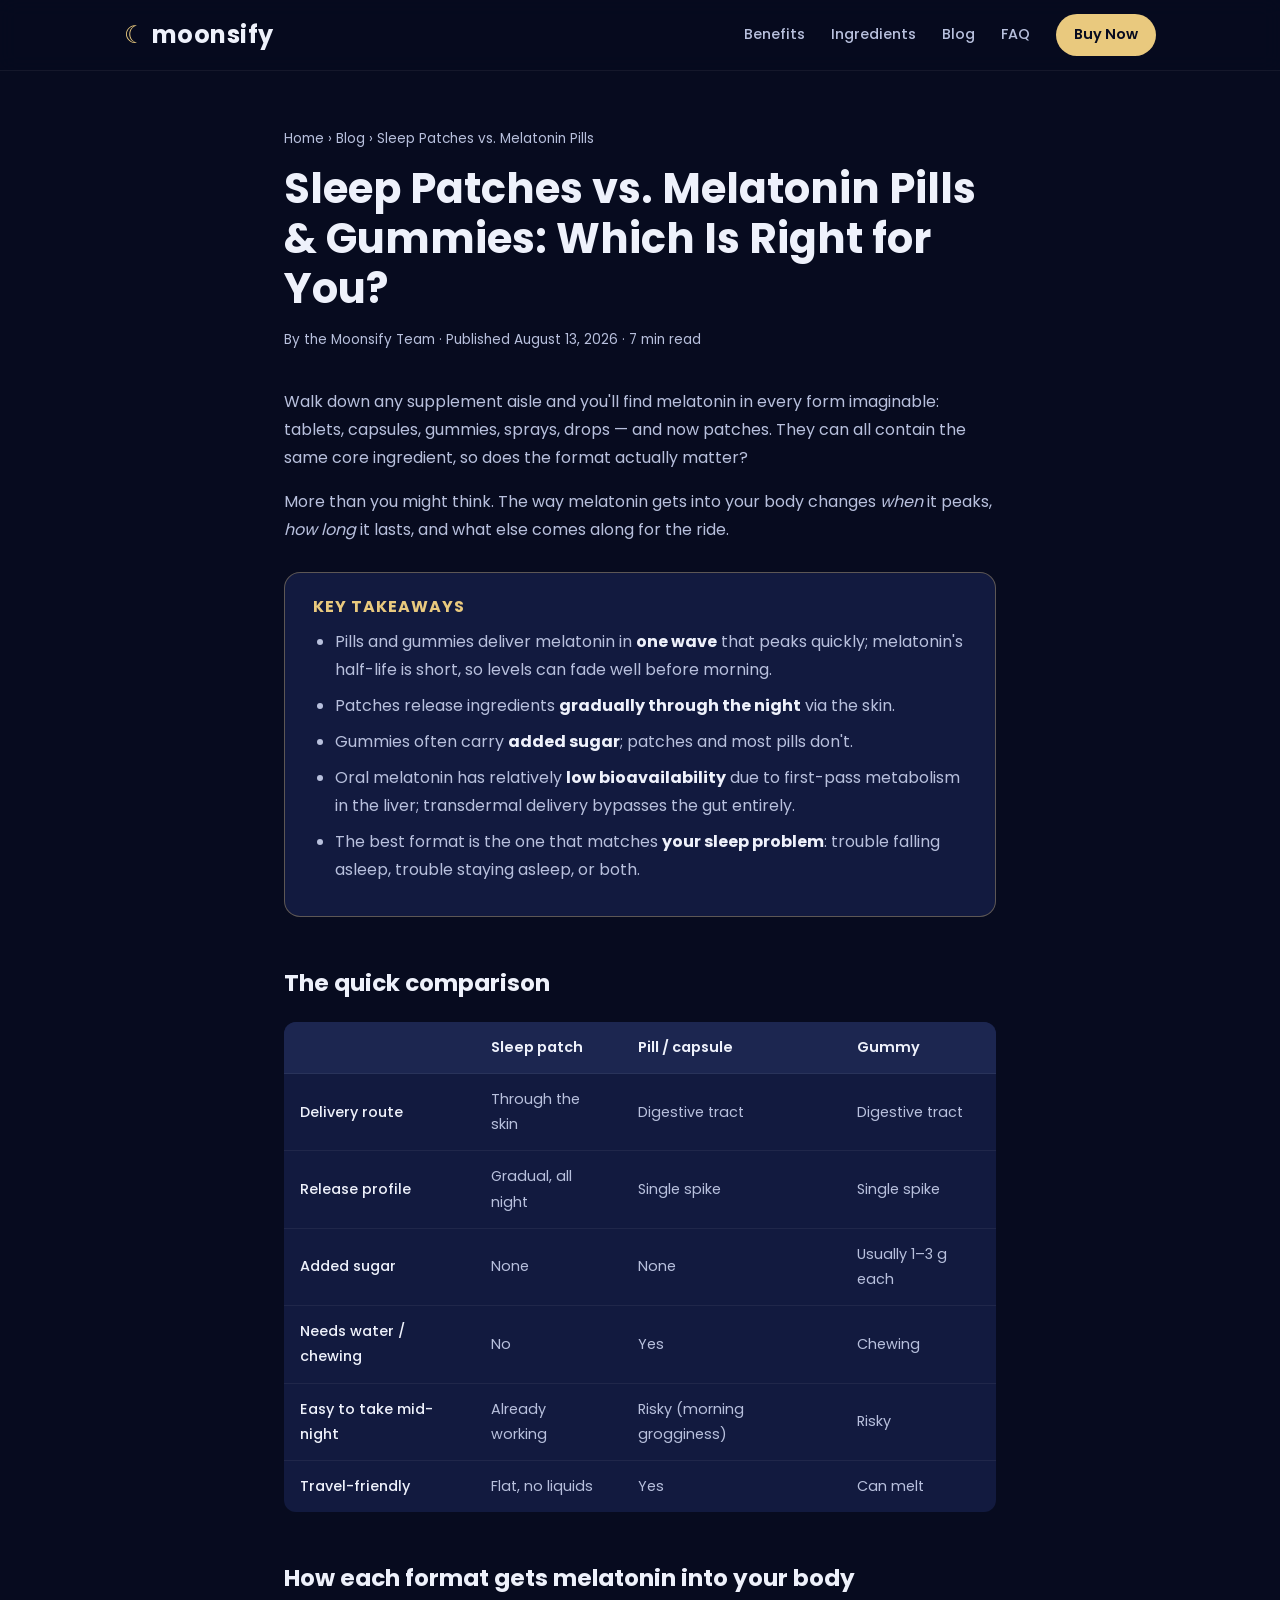
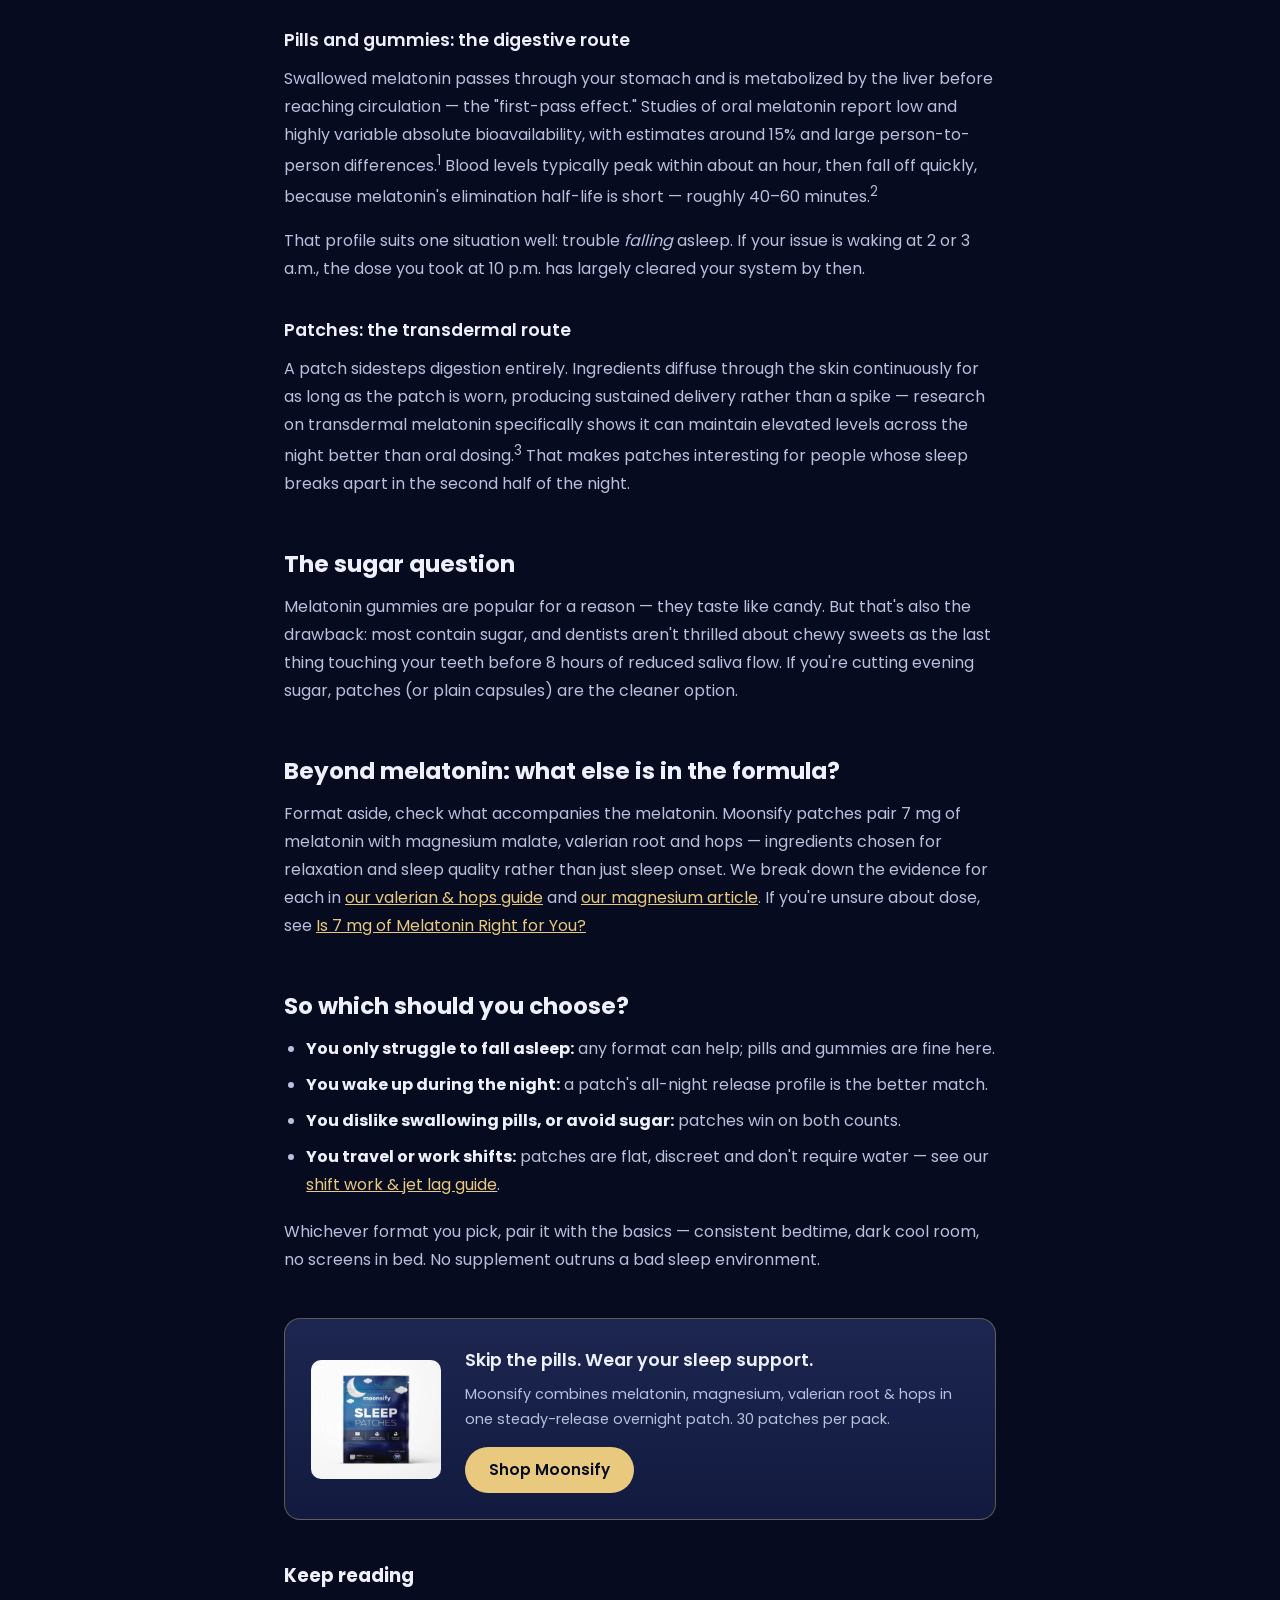
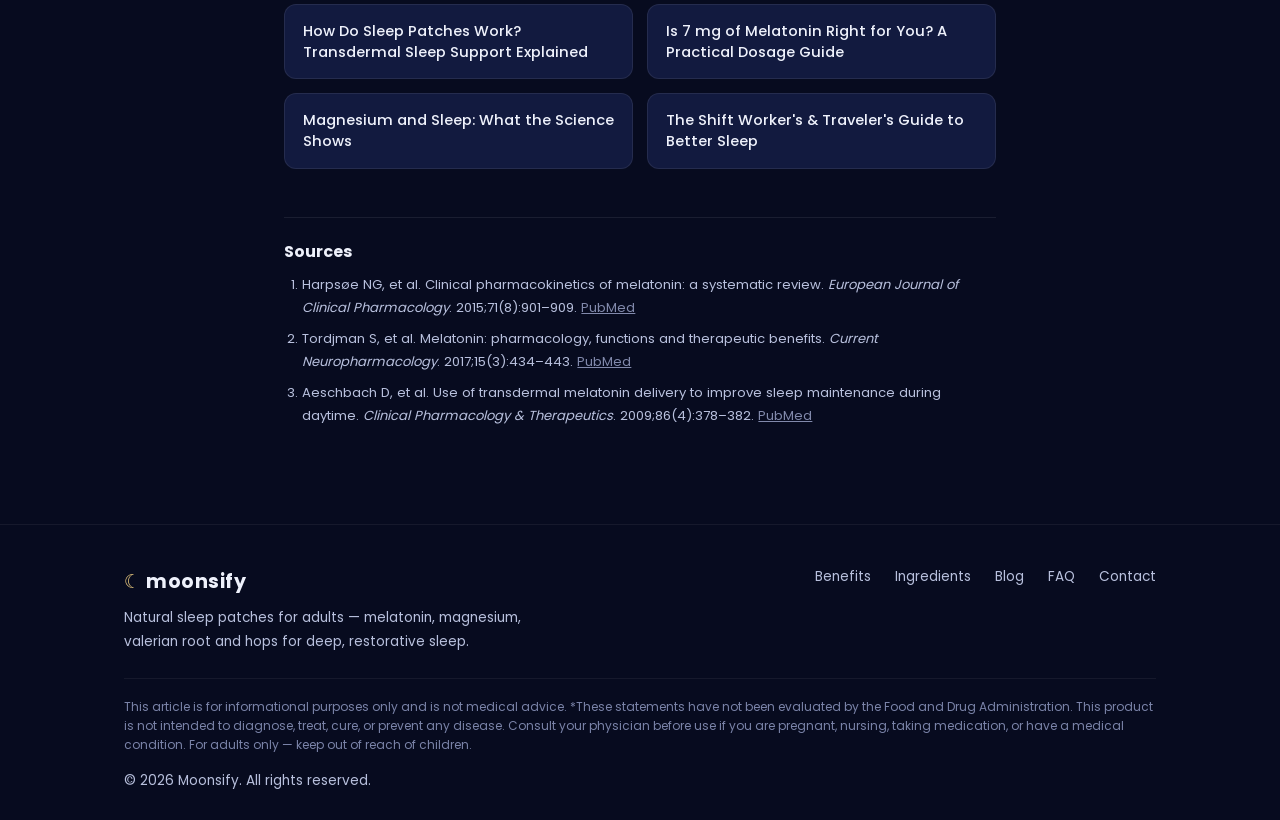
<file: blog/sleep-patches-vs-melatonin-pills/index.html>
<!DOCTYPE html>
<html lang="en">
<head>
    <meta charset="utf-8">
    <meta name="viewport" content="width=device-width, initial-scale=1">
    <title>Sleep Patches vs. Melatonin Pills & Gummies: Which Is Right for You? | Moonsify</title>
    <meta name="description" content="Sleep patches vs melatonin pills and gummies compared: how each delivers melatonin, differences in release speed, sugar content, convenience — and who each suits best.">
    <link rel="canonical" href="https://moonsify.com/blog/sleep-patches-vs-melatonin-pills/">
    <link rel="icon" href="/favicon.svg" type="image/svg+xml">
    <meta property="og:type" content="article">
    <meta property="og:url" content="https://moonsify.com/blog/sleep-patches-vs-melatonin-pills/">
    <meta property="og:site_name" content="Moonsify">
    <meta property="og:title" content="Sleep Patches vs. Melatonin Pills & Gummies: Which Is Right for You?">
    <meta property="og:description" content="How patches, pills and gummies differ in melatonin delivery, release speed, sugar content and convenience — and who each format suits best.">
    <meta property="og:image" content="https://moonsify.com/images/moonsify-sleep-patches.jpg">
    <meta name="twitter:card" content="summary_large_image">
    <link rel="preload" href="/fonts/poppins-400.woff2" as="font" type="font/woff2" crossorigin>
    <link rel="preload" href="/fonts/poppins-600.woff2" as="font" type="font/woff2" crossorigin>
    <link rel="preload" href="/fonts/poppins-700.woff2" as="font" type="font/woff2" crossorigin>
    <link rel="stylesheet" href="/blog/blog.css">
    <style>
        .vs-table-wrap { overflow-x: auto; margin: 24px 0; }
        .vs-table { width: 100%; border-collapse: collapse; min-width: 560px; background: var(--navy-800); border-radius: 12px; overflow: hidden; font-size: 0.9rem; }
        .vs-table th, .vs-table td { padding: 13px 16px; text-align: left; border-bottom: 1px solid rgba(255,255,255,0.06); color: var(--ink-soft); }
        .vs-table th { background: var(--navy-700); color: var(--ink); font-weight: 600; }
        .vs-table td:first-child { color: var(--ink); font-weight: 500; }
        .vs-table tr:last-child td { border-bottom: none; }
    </style>
    <script type="application/ld+json">
    {
      "@context": "https://schema.org",
      "@type": "Article",
      "headline": "Sleep Patches vs. Melatonin Pills & Gummies: Which Is Right for You?",
      "description": "How patches, pills and gummies differ in melatonin delivery, release speed, sugar content and convenience — and who each format suits best.",
      "image": "https://moonsify.com/images/moonsify-sleep-patches.jpg",
      "author": { "@type": "Organization", "name": "Moonsify" },
      "publisher": { "@type": "Organization", "name": "Moonsify", "url": "https://moonsify.com" },
      "datePublished": "2026-08-13",
      "dateModified": "2026-08-13",
      "mainEntityOfPage": "https://moonsify.com/blog/sleep-patches-vs-melatonin-pills/"
    }
    </script>
    <script type="application/ld+json">
    {
      "@context": "https://schema.org",
      "@type": "BreadcrumbList",
      "itemListElement": [
        { "@type": "ListItem", "position": 1, "name": "Home", "item": "https://moonsify.com/" },
        { "@type": "ListItem", "position": 2, "name": "Blog", "item": "https://moonsify.com/blog/" },
        { "@type": "ListItem", "position": 3, "name": "Sleep Patches vs. Melatonin Pills & Gummies" }
      ]
    }
    </script>
</head>
<body>

<header class="site-header">
    <div class="container">
        <a class="logo" href="/" aria-label="Moonsify home"><span class="moon">☾</span> moonsify</a>
        <nav class="main-nav" aria-label="Main navigation">
            <a href="/#benefits">Benefits</a>
            <a href="/#ingredients">Ingredients</a>
            <a href="/blog/">Blog</a>
            <a href="/#faq">FAQ</a>
            <a class="nav-cta" href="/#buy">Buy Now</a>
        </nav>
    </div>
</header>

<main>
    <article class="post">
        <header class="post-header">
            <p class="breadcrumb"><a href="/">Home</a> › <a href="/blog/">Blog</a> › Sleep Patches vs. Melatonin Pills</p>
            <h1>Sleep Patches vs. Melatonin Pills &amp; Gummies: Which Is Right for You?</h1>
            <p class="post-meta">By the Moonsify Team · Published August 13, 2026 · 7 min read</p>
        </header>

        <p>Walk down any supplement aisle and you'll find melatonin in every form imaginable: tablets, capsules, gummies, sprays, drops — and now patches. They can all contain the same core ingredient, so does the format actually matter?</p>
        <p>More than you might think. The way melatonin gets into your body changes <em>when</em> it peaks, <em>how long</em> it lasts, and what else comes along for the ride.</p>

        <div class="takeaways">
            <h2>Key takeaways</h2>
            <ul>
                <li>Pills and gummies deliver melatonin in <strong>one wave</strong> that peaks quickly; melatonin's half-life is short, so levels can fade well before morning.</li>
                <li>Patches release ingredients <strong>gradually through the night</strong> via the skin.</li>
                <li>Gummies often carry <strong>added sugar</strong>; patches and most pills don't.</li>
                <li>Oral melatonin has relatively <strong>low bioavailability</strong> due to first-pass metabolism in the liver; transdermal delivery bypasses the gut entirely.</li>
                <li>The best format is the one that matches <strong>your sleep problem</strong>: trouble falling asleep, trouble staying asleep, or both.</li>
            </ul>
        </div>

        <h2>The quick comparison</h2>
        <div class="vs-table-wrap">
            <table class="vs-table">
                <thead>
                    <tr><th></th><th>Sleep patch</th><th>Pill / capsule</th><th>Gummy</th></tr>
                </thead>
                <tbody>
                    <tr><td>Delivery route</td><td>Through the skin</td><td>Digestive tract</td><td>Digestive tract</td></tr>
                    <tr><td>Release profile</td><td>Gradual, all night</td><td>Single spike</td><td>Single spike</td></tr>
                    <tr><td>Added sugar</td><td>None</td><td>None</td><td>Usually 1–3 g each</td></tr>
                    <tr><td>Needs water / chewing</td><td>No</td><td>Yes</td><td>Chewing</td></tr>
                    <tr><td>Easy to take mid-night</td><td>Already working</td><td>Risky (morning grogginess)</td><td>Risky</td></tr>
                    <tr><td>Travel-friendly</td><td>Flat, no liquids</td><td>Yes</td><td>Can melt</td></tr>
                </tbody>
            </table>
        </div>

        <h2>How each format gets melatonin into your body</h2>
        <h3>Pills and gummies: the digestive route</h3>
        <p>Swallowed melatonin passes through your stomach and is metabolized by the liver before reaching circulation — the "first-pass effect." Studies of oral melatonin report low and highly variable absolute bioavailability, with estimates around 15% and large person-to-person differences.<sup>1</sup> Blood levels typically peak within about an hour, then fall off quickly, because melatonin's elimination half-life is short — roughly 40–60 minutes.<sup>2</sup></p>
        <p>That profile suits one situation well: trouble <em>falling</em> asleep. If your issue is waking at 2 or 3 a.m., the dose you took at 10 p.m. has largely cleared your system by then.</p>
        <h3>Patches: the transdermal route</h3>
        <p>A patch sidesteps digestion entirely. Ingredients diffuse through the skin continuously for as long as the patch is worn, producing sustained delivery rather than a spike — research on transdermal melatonin specifically shows it can maintain elevated levels across the night better than oral dosing.<sup>3</sup> That makes patches interesting for people whose sleep breaks apart in the second half of the night.</p>

        <h2>The sugar question</h2>
        <p>Melatonin gummies are popular for a reason — they taste like candy. But that's also the drawback: most contain sugar, and dentists aren't thrilled about chewy sweets as the last thing touching your teeth before 8 hours of reduced saliva flow. If you're cutting evening sugar, patches (or plain capsules) are the cleaner option.</p>

        <h2>Beyond melatonin: what else is in the formula?</h2>
        <p>Format aside, check what accompanies the melatonin. Moonsify patches pair 7 mg of melatonin with magnesium malate, valerian root and hops — ingredients chosen for relaxation and sleep quality rather than just sleep onset. We break down the evidence for each in <a href="/blog/valerian-root-and-hops-for-sleep/">our valerian &amp; hops guide</a> and <a href="/blog/magnesium-and-sleep/">our magnesium article</a>. If you're unsure about dose, see <a href="/blog/how-much-melatonin-should-i-take/">Is 7 mg of Melatonin Right for You?</a></p>

        <h2>So which should you choose?</h2>
        <ul>
            <li><strong>You only struggle to fall asleep:</strong> any format can help; pills and gummies are fine here.</li>
            <li><strong>You wake up during the night:</strong> a patch's all-night release profile is the better match.</li>
            <li><strong>You dislike swallowing pills, or avoid sugar:</strong> patches win on both counts.</li>
            <li><strong>You travel or work shifts:</strong> patches are flat, discreet and don't require water — see our <a href="/blog/shift-work-jet-lag-sleep-guide/">shift work &amp; jet lag guide</a>.</li>
        </ul>
        <p>Whichever format you pick, pair it with the basics — consistent bedtime, dark cool room, no screens in bed. No supplement outruns a bad sleep environment.</p>

        <div class="cta-card">
            <picture>
                <source type="image/webp" srcset="/images/moonsify-sleep-patches-640.webp">
                <img src="/images/moonsify-sleep-patches-640.jpg" alt="Moonsify extra strength sleep patches for adults, 30-patch pack"
                     width="640" height="587" loading="lazy" decoding="async">
            </picture>
            <div>
                <h3>Skip the pills. Wear your sleep support.</h3>
                <p>Moonsify combines melatonin, magnesium, valerian root &amp; hops in one steady-release overnight patch. 30 patches per pack.</p>
                <a class="btn" href="/#buy">Shop Moonsify</a>
            </div>
        </div>

        <section class="related">
            <h2>Keep reading</h2>
            <div class="related-grid">
                <a href="/blog/how-do-sleep-patches-work/">How Do Sleep Patches Work? Transdermal Sleep Support Explained</a>
                <a href="/blog/how-much-melatonin-should-i-take/">Is 7 mg of Melatonin Right for You? A Practical Dosage Guide</a>
                <a href="/blog/magnesium-and-sleep/">Magnesium and Sleep: What the Science Shows</a>
                <a href="/blog/shift-work-jet-lag-sleep-guide/">The Shift Worker's &amp; Traveler's Guide to Better Sleep</a>
            </div>
        </section>

        <section class="sources">
            <h2>Sources</h2>
            <ol>
                <li>Harpsøe NG, et al. Clinical pharmacokinetics of melatonin: a systematic review. <em>European Journal of Clinical Pharmacology</em>. 2015;71(8):901–909. <a href="https://pubmed.ncbi.nlm.nih.gov/26008214/" rel="noopener">PubMed</a></li>
                <li>Tordjman S, et al. Melatonin: pharmacology, functions and therapeutic benefits. <em>Current Neuropharmacology</em>. 2017;15(3):434–443. <a href="https://pubmed.ncbi.nlm.nih.gov/28503116/" rel="noopener">PubMed</a></li>
                <li>Aeschbach D, et al. Use of transdermal melatonin delivery to improve sleep maintenance during daytime. <em>Clinical Pharmacology &amp; Therapeutics</em>. 2009;86(4):378–382. <a href="https://pubmed.ncbi.nlm.nih.gov/19606092/" rel="noopener">PubMed</a></li>
            </ol>
        </section>
    </article>
</main>

<footer class="site-footer">
    <div class="container">
        <div class="footer-grid">
            <div>
                <a class="logo" href="/" style="font-size:1.2rem;"><span class="moon">☾</span> moonsify</a>
                <p style="margin-top:8px; max-width:32em;">Natural sleep patches for adults — melatonin, magnesium, valerian root and hops for deep, restorative sleep.</p>
            </div>
            <ul class="footer-links">
                <li><a href="/#benefits">Benefits</a></li>
                <li><a href="/#ingredients">Ingredients</a></li>
                <li><a href="/blog/">Blog</a></li>
                <li><a href="/#faq">FAQ</a></li>
                <li><a href="mailto:support@moonsify.com">Contact</a></li>
            </ul>
        </div>
        <p class="disclaimer">
            This article is for informational purposes only and is not medical advice. *These statements have not been evaluated by the Food and Drug Administration. This product is not intended to diagnose, treat, cure, or prevent any disease. Consult your physician before use if you are pregnant, nursing, taking medication, or have a medical condition. For adults only — keep out of reach of children.
        </p>
        <p style="margin-top:14px;">&copy; 2026 Moonsify. All rights reserved.</p>
    </div>
</footer>

</body>
</html>
</file>
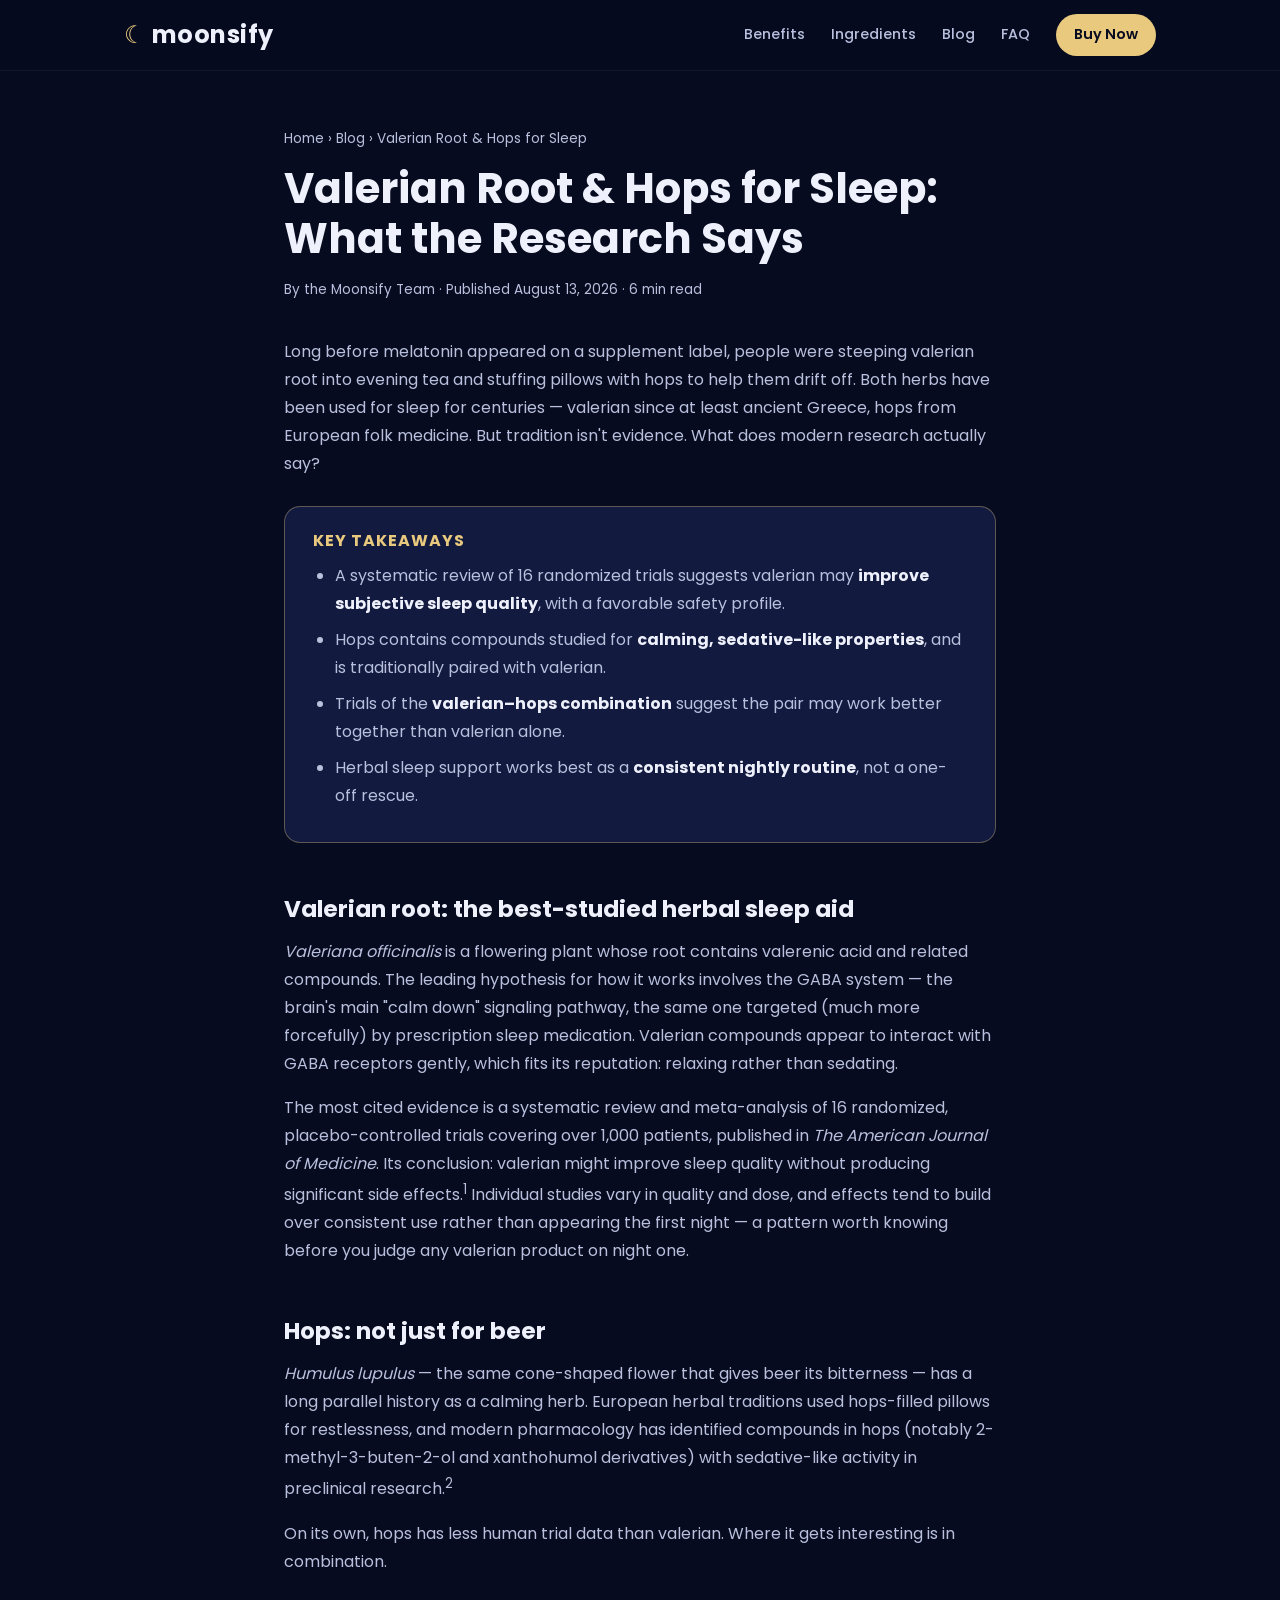
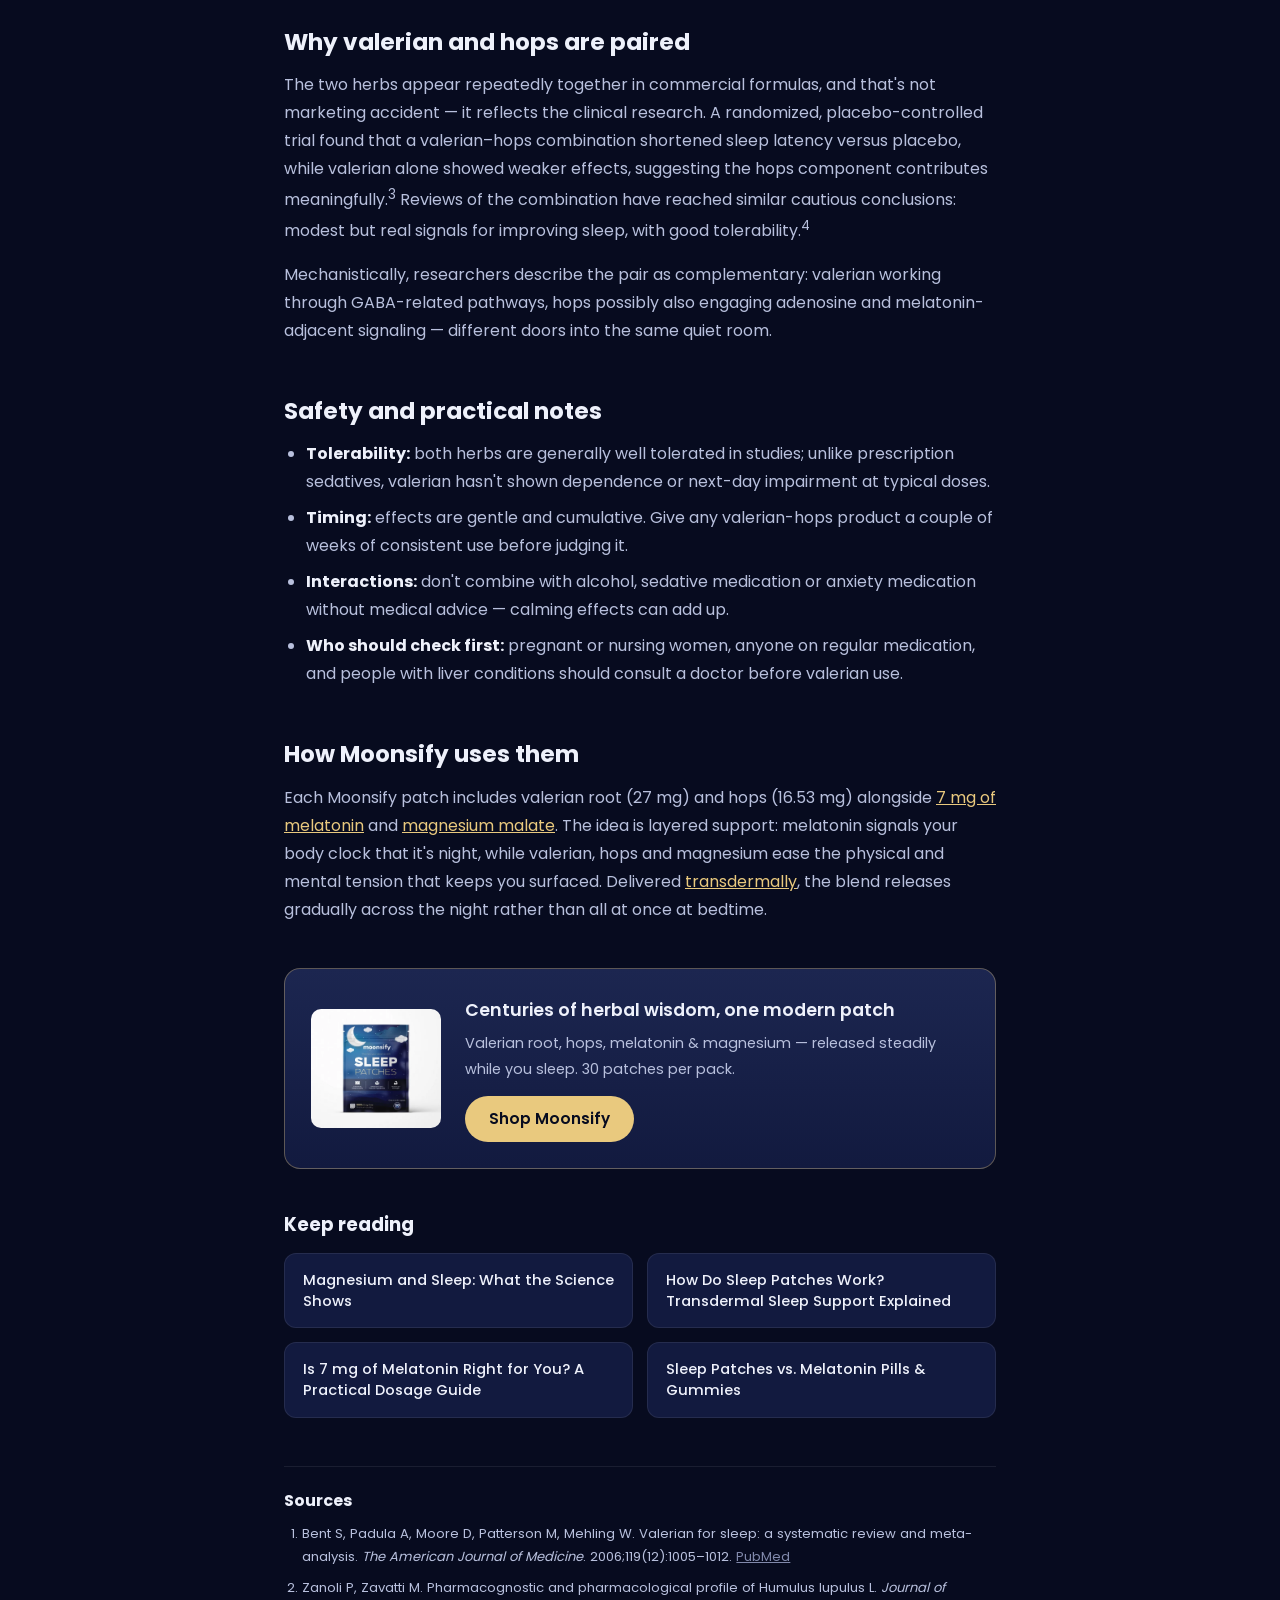
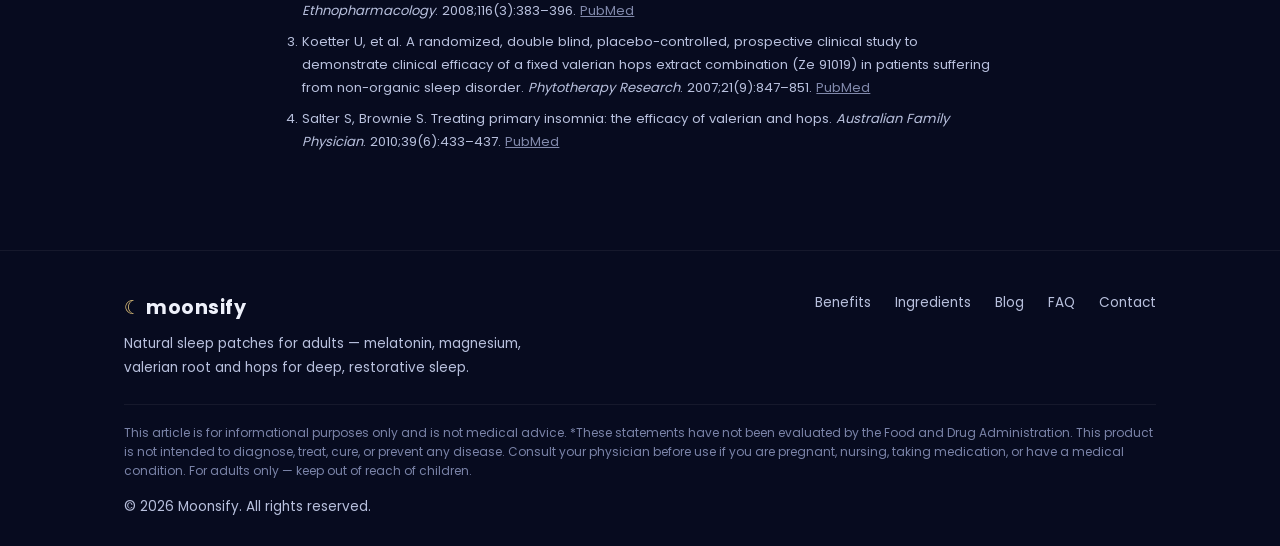
<file: blog/valerian-root-and-hops-for-sleep/index.html>
<!DOCTYPE html>
<html lang="en">
<head>
    <meta charset="utf-8">
    <meta name="viewport" content="width=device-width, initial-scale=1">
    <title>Valerian Root & Hops for Sleep: What the Research Says | Moonsify</title>
    <meta name="description" content="Valerian root and hops have been used as natural sleep aids for centuries. Here's what modern research says about how they work, why they're often paired, and their safety.">
    <link rel="canonical" href="https://moonsify.com/blog/valerian-root-and-hops-for-sleep/">
    <link rel="icon" href="/favicon.svg" type="image/svg+xml">
    <meta property="og:type" content="article">
    <meta property="og:url" content="https://moonsify.com/blog/valerian-root-and-hops-for-sleep/">
    <meta property="og:site_name" content="Moonsify">
    <meta property="og:title" content="Valerian Root & Hops for Sleep: What the Research Says">
    <meta property="og:description" content="What modern research says about valerian root and hops — how they work, why they're often paired, and what to know about safety.">
    <meta property="og:image" content="https://moonsify.com/images/moonsify-sleep-patches.jpg">
    <meta name="twitter:card" content="summary_large_image">
    <link rel="preload" href="/fonts/poppins-400.woff2" as="font" type="font/woff2" crossorigin>
    <link rel="preload" href="/fonts/poppins-600.woff2" as="font" type="font/woff2" crossorigin>
    <link rel="preload" href="/fonts/poppins-700.woff2" as="font" type="font/woff2" crossorigin>
    <link rel="stylesheet" href="/blog/blog.css">
    <script type="application/ld+json">
    {
      "@context": "https://schema.org",
      "@type": "Article",
      "headline": "Valerian Root & Hops for Sleep: What the Research Says",
      "description": "What modern research says about valerian root and hops — how they work, why they're often paired, and what to know about safety.",
      "image": "https://moonsify.com/images/moonsify-sleep-patches.jpg",
      "author": { "@type": "Organization", "name": "Moonsify" },
      "publisher": { "@type": "Organization", "name": "Moonsify", "url": "https://moonsify.com" },
      "datePublished": "2026-08-13",
      "dateModified": "2026-08-13",
      "mainEntityOfPage": "https://moonsify.com/blog/valerian-root-and-hops-for-sleep/"
    }
    </script>
    <script type="application/ld+json">
    {
      "@context": "https://schema.org",
      "@type": "BreadcrumbList",
      "itemListElement": [
        { "@type": "ListItem", "position": 1, "name": "Home", "item": "https://moonsify.com/" },
        { "@type": "ListItem", "position": 2, "name": "Blog", "item": "https://moonsify.com/blog/" },
        { "@type": "ListItem", "position": 3, "name": "Valerian Root & Hops for Sleep" }
      ]
    }
    </script>
</head>
<body>

<header class="site-header">
    <div class="container">
        <a class="logo" href="/" aria-label="Moonsify home"><span class="moon">☾</span> moonsify</a>
        <nav class="main-nav" aria-label="Main navigation">
            <a href="/#benefits">Benefits</a>
            <a href="/#ingredients">Ingredients</a>
            <a href="/blog/">Blog</a>
            <a href="/#faq">FAQ</a>
            <a class="nav-cta" href="/#buy">Buy Now</a>
        </nav>
    </div>
</header>

<main>
    <article class="post">
        <header class="post-header">
            <p class="breadcrumb"><a href="/">Home</a> › <a href="/blog/">Blog</a> › Valerian Root &amp; Hops for Sleep</p>
            <h1>Valerian Root &amp; Hops for Sleep: What the Research Says</h1>
            <p class="post-meta">By the Moonsify Team · Published August 13, 2026 · 6 min read</p>
        </header>

        <p>Long before melatonin appeared on a supplement label, people were steeping valerian root into evening tea and stuffing pillows with hops to help them drift off. Both herbs have been used for sleep for centuries — valerian since at least ancient Greece, hops from European folk medicine. But tradition isn't evidence. What does modern research actually say?</p>

        <div class="takeaways">
            <h2>Key takeaways</h2>
            <ul>
                <li>A systematic review of 16 randomized trials suggests valerian may <strong>improve subjective sleep quality</strong>, with a favorable safety profile.</li>
                <li>Hops contains compounds studied for <strong>calming, sedative-like properties</strong>, and is traditionally paired with valerian.</li>
                <li>Trials of the <strong>valerian–hops combination</strong> suggest the pair may work better together than valerian alone.</li>
                <li>Herbal sleep support works best as a <strong>consistent nightly routine</strong>, not a one-off rescue.</li>
            </ul>
        </div>

        <h2>Valerian root: the best-studied herbal sleep aid</h2>
        <p><em>Valeriana officinalis</em> is a flowering plant whose root contains valerenic acid and related compounds. The leading hypothesis for how it works involves the GABA system — the brain's main "calm down" signaling pathway, the same one targeted (much more forcefully) by prescription sleep medication. Valerian compounds appear to interact with GABA receptors gently, which fits its reputation: relaxing rather than sedating.</p>
        <p>The most cited evidence is a systematic review and meta-analysis of 16 randomized, placebo-controlled trials covering over 1,000 patients, published in <em>The American Journal of Medicine</em>. Its conclusion: valerian might improve sleep quality without producing significant side effects.<sup>1</sup> Individual studies vary in quality and dose, and effects tend to build over consistent use rather than appearing the first night — a pattern worth knowing before you judge any valerian product on night one.</p>

        <h2>Hops: not just for beer</h2>
        <p><em>Humulus lupulus</em> — the same cone-shaped flower that gives beer its bitterness — has a long parallel history as a calming herb. European herbal traditions used hops-filled pillows for restlessness, and modern pharmacology has identified compounds in hops (notably 2-methyl-3-buten-2-ol and xanthohumol derivatives) with sedative-like activity in preclinical research.<sup>2</sup></p>
        <p>On its own, hops has less human trial data than valerian. Where it gets interesting is in combination.</p>

        <h2>Why valerian and hops are paired</h2>
        <p>The two herbs appear repeatedly together in commercial formulas, and that's not marketing accident — it reflects the clinical research. A randomized, placebo-controlled trial found that a valerian–hops combination shortened sleep latency versus placebo, while valerian alone showed weaker effects, suggesting the hops component contributes meaningfully.<sup>3</sup> Reviews of the combination have reached similar cautious conclusions: modest but real signals for improving sleep, with good tolerability.<sup>4</sup></p>
        <p>Mechanistically, researchers describe the pair as complementary: valerian working through GABA-related pathways, hops possibly also engaging adenosine and melatonin-adjacent signaling — different doors into the same quiet room.</p>

        <h2>Safety and practical notes</h2>
        <ul>
            <li><strong>Tolerability:</strong> both herbs are generally well tolerated in studies; unlike prescription sedatives, valerian hasn't shown dependence or next-day impairment at typical doses.</li>
            <li><strong>Timing:</strong> effects are gentle and cumulative. Give any valerian-hops product a couple of weeks of consistent use before judging it.</li>
            <li><strong>Interactions:</strong> don't combine with alcohol, sedative medication or anxiety medication without medical advice — calming effects can add up.</li>
            <li><strong>Who should check first:</strong> pregnant or nursing women, anyone on regular medication, and people with liver conditions should consult a doctor before valerian use.</li>
        </ul>

        <h2>How Moonsify uses them</h2>
        <p>Each Moonsify patch includes valerian root (27 mg) and hops (16.53 mg) alongside <a href="/blog/how-much-melatonin-should-i-take/">7 mg of melatonin</a> and <a href="/blog/magnesium-and-sleep/">magnesium malate</a>. The idea is layered support: melatonin signals your body clock that it's night, while valerian, hops and magnesium ease the physical and mental tension that keeps you surfaced. Delivered <a href="/blog/how-do-sleep-patches-work/">transdermally</a>, the blend releases gradually across the night rather than all at once at bedtime.</p>

        <div class="cta-card">
            <picture>
                <source type="image/webp" srcset="/images/moonsify-sleep-patches-640.webp">
                <img src="/images/moonsify-sleep-patches-640.jpg" alt="Moonsify sleep patches with valerian root, hops, melatonin and magnesium"
                     width="640" height="587" loading="lazy" decoding="async">
            </picture>
            <div>
                <h3>Centuries of herbal wisdom, one modern patch</h3>
                <p>Valerian root, hops, melatonin &amp; magnesium — released steadily while you sleep. 30 patches per pack.</p>
                <a class="btn" href="/#buy">Shop Moonsify</a>
            </div>
        </div>

        <section class="related">
            <h2>Keep reading</h2>
            <div class="related-grid">
                <a href="/blog/magnesium-and-sleep/">Magnesium and Sleep: What the Science Shows</a>
                <a href="/blog/how-do-sleep-patches-work/">How Do Sleep Patches Work? Transdermal Sleep Support Explained</a>
                <a href="/blog/how-much-melatonin-should-i-take/">Is 7 mg of Melatonin Right for You? A Practical Dosage Guide</a>
                <a href="/blog/sleep-patches-vs-melatonin-pills/">Sleep Patches vs. Melatonin Pills &amp; Gummies</a>
            </div>
        </section>

        <section class="sources">
            <h2>Sources</h2>
            <ol>
                <li>Bent S, Padula A, Moore D, Patterson M, Mehling W. Valerian for sleep: a systematic review and meta-analysis. <em>The American Journal of Medicine</em>. 2006;119(12):1005–1012. <a href="https://pubmed.ncbi.nlm.nih.gov/17145239/" rel="noopener">PubMed</a></li>
                <li>Zanoli P, Zavatti M. Pharmacognostic and pharmacological profile of Humulus lupulus L. <em>Journal of Ethnopharmacology</em>. 2008;116(3):383–396. <a href="https://pubmed.ncbi.nlm.nih.gov/18308492/" rel="noopener">PubMed</a></li>
                <li>Koetter U, et al. A randomized, double blind, placebo-controlled, prospective clinical study to demonstrate clinical efficacy of a fixed valerian hops extract combination (Ze 91019) in patients suffering from non-organic sleep disorder. <em>Phytotherapy Research</em>. 2007;21(9):847–851. <a href="https://pubmed.ncbi.nlm.nih.gov/17486686/" rel="noopener">PubMed</a></li>
                <li>Salter S, Brownie S. Treating primary insomnia: the efficacy of valerian and hops. <em>Australian Family Physician</em>. 2010;39(6):433–437. <a href="https://pubmed.ncbi.nlm.nih.gov/20628685/" rel="noopener">PubMed</a></li>
            </ol>
        </section>
    </article>
</main>

<footer class="site-footer">
    <div class="container">
        <div class="footer-grid">
            <div>
                <a class="logo" href="/" style="font-size:1.2rem;"><span class="moon">☾</span> moonsify</a>
                <p style="margin-top:8px; max-width:32em;">Natural sleep patches for adults — melatonin, magnesium, valerian root and hops for deep, restorative sleep.</p>
            </div>
            <ul class="footer-links">
                <li><a href="/#benefits">Benefits</a></li>
                <li><a href="/#ingredients">Ingredients</a></li>
                <li><a href="/blog/">Blog</a></li>
                <li><a href="/#faq">FAQ</a></li>
                <li><a href="mailto:support@moonsify.com">Contact</a></li>
            </ul>
        </div>
        <p class="disclaimer">
            This article is for informational purposes only and is not medical advice. *These statements have not been evaluated by the Food and Drug Administration. This product is not intended to diagnose, treat, cure, or prevent any disease. Consult your physician before use if you are pregnant, nursing, taking medication, or have a medical condition. For adults only — keep out of reach of children.
        </p>
        <p style="margin-top:14px;">&copy; 2026 Moonsify. All rights reserved.</p>
    </div>
</footer>

</body>
</html>
</file>
<file: blog/blog.css>
@font-face {
    font-family: 'Poppins';
    font-style: normal;
    font-weight: 400;
    font-display: swap;
    src: url('/fonts/poppins-400.woff2') format('woff2');
    unicode-range: U+0000-00FF, U+0131, U+0152-0153, U+02BB-02BC, U+02C6, U+02DA, U+02DC, U+0304, U+0308, U+0329, U+2000-206F, U+20AC, U+2122, U+2191, U+2193, U+2212, U+2215, U+FEFF, U+FFFD;
}
@font-face {
    font-family: 'Poppins';
    font-style: normal;
    font-weight: 500;
    font-display: swap;
    src: url('/fonts/poppins-500.woff2') format('woff2');
    unicode-range: U+0000-00FF, U+0131, U+0152-0153, U+02BB-02BC, U+02C6, U+02DA, U+02DC, U+0304, U+0308, U+0329, U+2000-206F, U+20AC, U+2122, U+2191, U+2193, U+2212, U+2215, U+FEFF, U+FFFD;
}
@font-face {
    font-family: 'Poppins';
    font-style: normal;
    font-weight: 600;
    font-display: swap;
    src: url('/fonts/poppins-600.woff2') format('woff2');
    unicode-range: U+0000-00FF, U+0131, U+0152-0153, U+02BB-02BC, U+02C6, U+02DA, U+02DC, U+0304, U+0308, U+0329, U+2000-206F, U+20AC, U+2122, U+2191, U+2193, U+2212, U+2215, U+FEFF, U+FFFD;
}
@font-face {
    font-family: 'Poppins';
    font-style: normal;
    font-weight: 700;
    font-display: swap;
    src: url('/fonts/poppins-700.woff2') format('woff2');
    unicode-range: U+0000-00FF, U+0131, U+0152-0153, U+02BB-02BC, U+02C6, U+02DA, U+02DC, U+0304, U+0308, U+0329, U+2000-206F, U+20AC, U+2122, U+2191, U+2193, U+2212, U+2215, U+FEFF, U+FFFD;
}

:root {
    --navy-950: #070b1f;
    --navy-900: #0a102c;
    --navy-800: #121a3f;
    --navy-700: #1c2650;
    --ink: #eef1fb;
    --ink-soft: #b8c0dd;
    --gold: #e9c97e;
    --gold-strong: #f3d68b;
    --radius: 16px;
}
* { margin: 0; padding: 0; box-sizing: border-box; }
html { scroll-behavior: smooth; }
body {
    font-family: 'Poppins', system-ui, -apple-system, sans-serif;
    background: var(--navy-950);
    color: var(--ink);
    line-height: 1.75;
    font-size: 16px;
}
img { max-width: 100%; height: auto; display: block; }
picture { display: block; }
a { color: var(--gold); }

.container { max-width: 1080px; margin: 0 auto; padding: 0 24px; }

/* Header */
.site-header {
    position: sticky; top: 0; z-index: 50;
    background: rgba(7, 11, 31, 0.85);
    backdrop-filter: blur(10px);
    border-bottom: 1px solid rgba(255,255,255,0.06);
}
.site-header .container {
    display: flex; align-items: center; justify-content: space-between;
    padding-top: 14px; padding-bottom: 14px;
}
.logo {
    font-size: 1.5rem; font-weight: 700; color: var(--ink);
    text-decoration: none; letter-spacing: 0.5px;
}
.logo .moon { color: var(--gold); }
.main-nav { display: flex; gap: 26px; align-items: center; flex-wrap: wrap; }
.main-nav a { color: var(--ink-soft); text-decoration: none; font-size: 0.9rem; font-weight: 500; }
.main-nav a:hover { color: var(--ink); }
.nav-cta {
    background: var(--gold); color: var(--navy-950) !important;
    padding: 8px 18px; border-radius: 999px; font-weight: 600 !important;
}
.nav-cta:hover { background: var(--gold-strong); }
@media (max-width: 720px) { .main-nav a:not(.nav-cta) { display: none; } }

/* Post layout */
.post { max-width: 760px; margin: 0 auto; padding: 56px 24px 40px; }
.post-header { margin-bottom: 36px; }
.breadcrumb { font-size: 0.85rem; color: var(--ink-soft); margin-bottom: 18px; }
.breadcrumb a { color: var(--ink-soft); text-decoration: none; }
.breadcrumb a:hover { color: var(--gold); }
.post h1 {
    font-size: clamp(1.8rem, 4.5vw, 2.6rem);
    line-height: 1.2; font-weight: 700; margin-bottom: 14px;
}
.post-meta { font-size: 0.85rem; color: var(--ink-soft); }
.post h2 {
    font-size: 1.45rem; font-weight: 700; line-height: 1.3;
    margin: 2.2em 0 0.6em;
}
.post h3 { font-size: 1.1rem; font-weight: 600; margin: 1.8em 0 0.5em; }
.post p, .post li { color: var(--ink-soft); margin-bottom: 1em; }
.post li { margin-bottom: 0.5em; }
.post ul, .post ol { padding-left: 1.4em; margin-bottom: 1.2em; }
.post strong { color: var(--ink); }

/* Key takeaways box */
.takeaways {
    background: var(--navy-800); border: 1px solid rgba(233,201,126,0.35);
    border-radius: var(--radius); padding: 24px 28px; margin: 28px 0;
}
.takeaways h2, .takeaways h3 { margin: 0 0 10px; font-size: 1rem; color: var(--gold); text-transform: uppercase; letter-spacing: 1px; }
.takeaways ul { margin-bottom: 0; }

/* Product CTA card */
.cta-card {
    display: flex; gap: 24px; align-items: center;
    background: linear-gradient(180deg, var(--navy-700), var(--navy-800));
    border: 1px solid rgba(233,201,126,0.35);
    border-radius: var(--radius); padding: 26px; margin: 44px 0;
}
.cta-card picture { display: block; flex-shrink: 0; }
.cta-card img { width: 130px; border-radius: 10px; flex-shrink: 0; }
.cta-card h3 { margin: 0 0 6px; font-size: 1.1rem; }
.cta-card p { font-size: 0.9rem; margin-bottom: 14px; }
.cta-card .btn {
    display: inline-block; background: var(--gold); color: var(--navy-950);
    padding: 10px 24px; border-radius: 999px; font-weight: 600;
    text-decoration: none; font-size: 0.95rem;
}
.cta-card .btn:hover { background: var(--gold-strong); }
@media (max-width: 560px) { .cta-card { flex-direction: column; text-align: center; } }

/* Sources */
.sources { margin-top: 48px; padding-top: 24px; border-top: 1px solid rgba(255,255,255,0.08); }
.sources h2 { font-size: 1rem; margin: 0 0 12px; }
.sources ol { font-size: 0.82rem; color: #8189ab; }
.sources li { margin-bottom: 8px; }
.sources a { color: #8189ab; }
.sources a:hover { color: var(--gold); }

/* Related posts */
.related { margin: 40px 0 0; }
.related h2 { font-size: 1.15rem; margin-bottom: 16px; }
.related-grid { display: grid; grid-template-columns: 1fr 1fr; gap: 14px; }
@media (max-width: 560px) { .related-grid { grid-template-columns: 1fr; } }
.related-grid a {
    display: block; background: var(--navy-800); border: 1px solid rgba(255,255,255,0.08);
    border-radius: 12px; padding: 16px 18px; text-decoration: none;
    color: var(--ink); font-size: 0.92rem; font-weight: 500; line-height: 1.4;
}
.related-grid a:hover { border-color: var(--gold); }

/* Blog index */
.blog-index { max-width: 860px; margin: 0 auto; padding: 56px 24px; }
.blog-index > h1 { font-size: clamp(1.9rem, 4.5vw, 2.6rem); margin-bottom: 10px; }
.blog-index .lead { color: var(--ink-soft); margin-bottom: 40px; max-width: 40em; }
.post-card {
    display: block; background: var(--navy-800); border: 1px solid rgba(255,255,255,0.08);
    border-radius: var(--radius); padding: 26px 28px; margin-bottom: 16px;
    text-decoration: none;
}
.post-card:hover { border-color: var(--gold); }
.post-card h2 { color: var(--ink); font-size: 1.2rem; margin-bottom: 6px; line-height: 1.35; }
.post-card p { color: var(--ink-soft); font-size: 0.92rem; margin: 0; }

/* Footer */
.site-footer {
    background: var(--navy-950); border-top: 1px solid rgba(255,255,255,0.06);
    padding: 40px 0 28px; font-size: 0.85rem; color: var(--ink-soft);
    margin-top: 40px;
}
.footer-grid { display: flex; justify-content: space-between; gap: 30px; flex-wrap: wrap; margin-bottom: 24px; }
.footer-links { list-style: none; display: flex; gap: 24px; flex-wrap: wrap; }
.footer-links a { color: var(--ink-soft); text-decoration: none; }
.footer-links a:hover { color: var(--ink); }
.disclaimer {
    font-size: 0.75rem; color: #7a83a8; border-top: 1px solid rgba(255,255,255,0.06);
    padding-top: 18px; line-height: 1.6;
}
</file>
